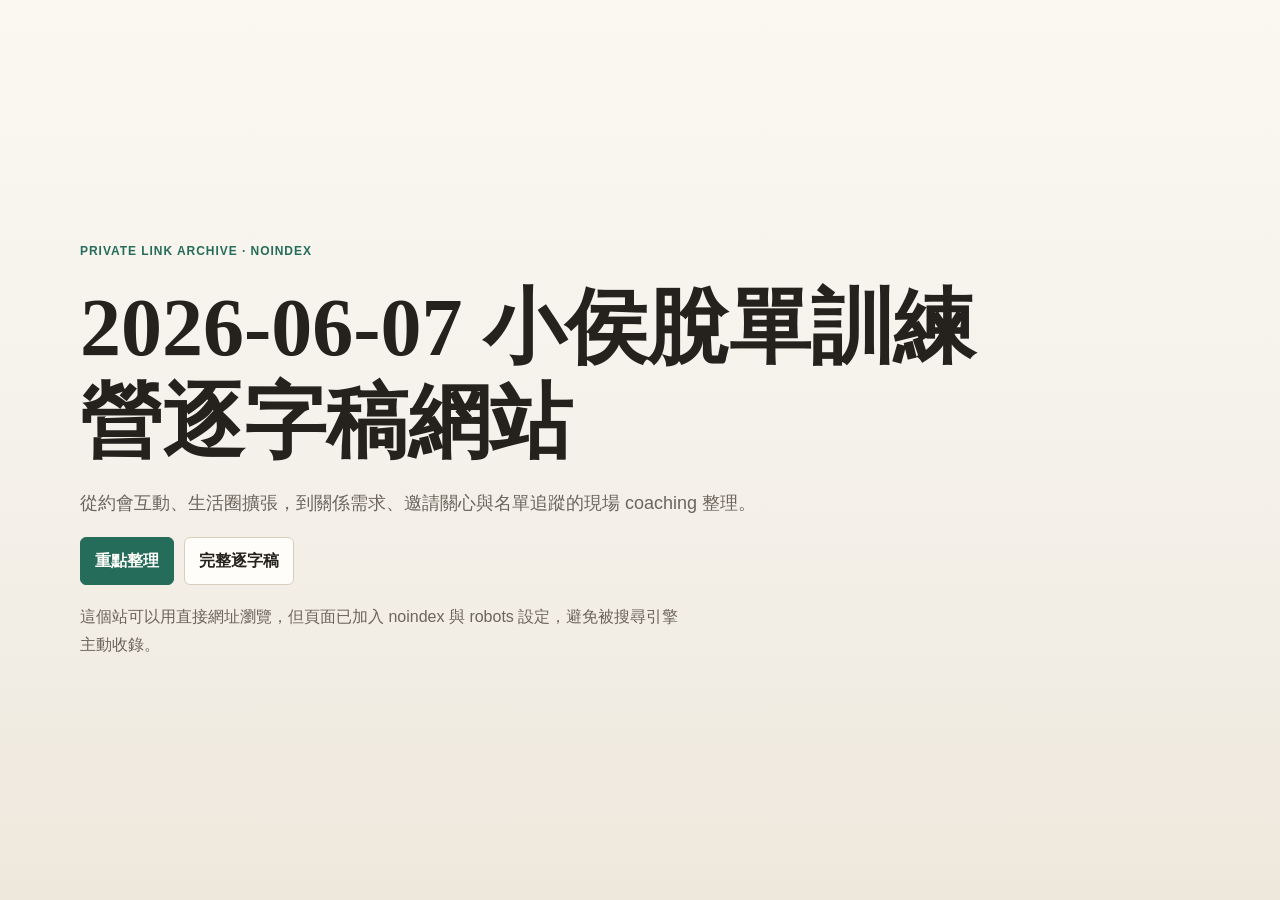
<file: index.html>
<!doctype html>
<html lang="zh-Hant">
<head>
  <meta charset="utf-8">
  <meta name="viewport" content="width=device-width, initial-scale=1">
  <meta name="robots" content="noindex,nofollow,noarchive">
  <title>2026-06-07 小侯脫單訓練營逐字稿網站</title>
  <meta name="description" content="小侯脫單訓練營整理版與完整逐字稿入口。">
  <link rel="stylesheet" href="styles.css">
</head>
<body>
  <main class="shell landing">
    <p class="eyebrow">Private link archive · noindex</p>
    <h1>2026-06-07 小侯脫單訓練營逐字稿網站</h1>
    <p class="lead">從約會互動、生活圈擴張，到關係需求、邀請關心與名單追蹤的現場 coaching 整理。</p>
    <div class="landing-actions">
      <a class="button primary" href="events/2026-06-07-dating-camp/">重點整理</a>
      <a class="button" href="transcripts/2026-06-07-dating-camp/">完整逐字稿</a>
    </div>
    <p class="privacy-note">這個站可以用直接網址瀏覽，但頁面已加入 noindex 與 robots 設定，避免被搜尋引擎主動收錄。</p>
  </main>
</body>
</html>
</file>
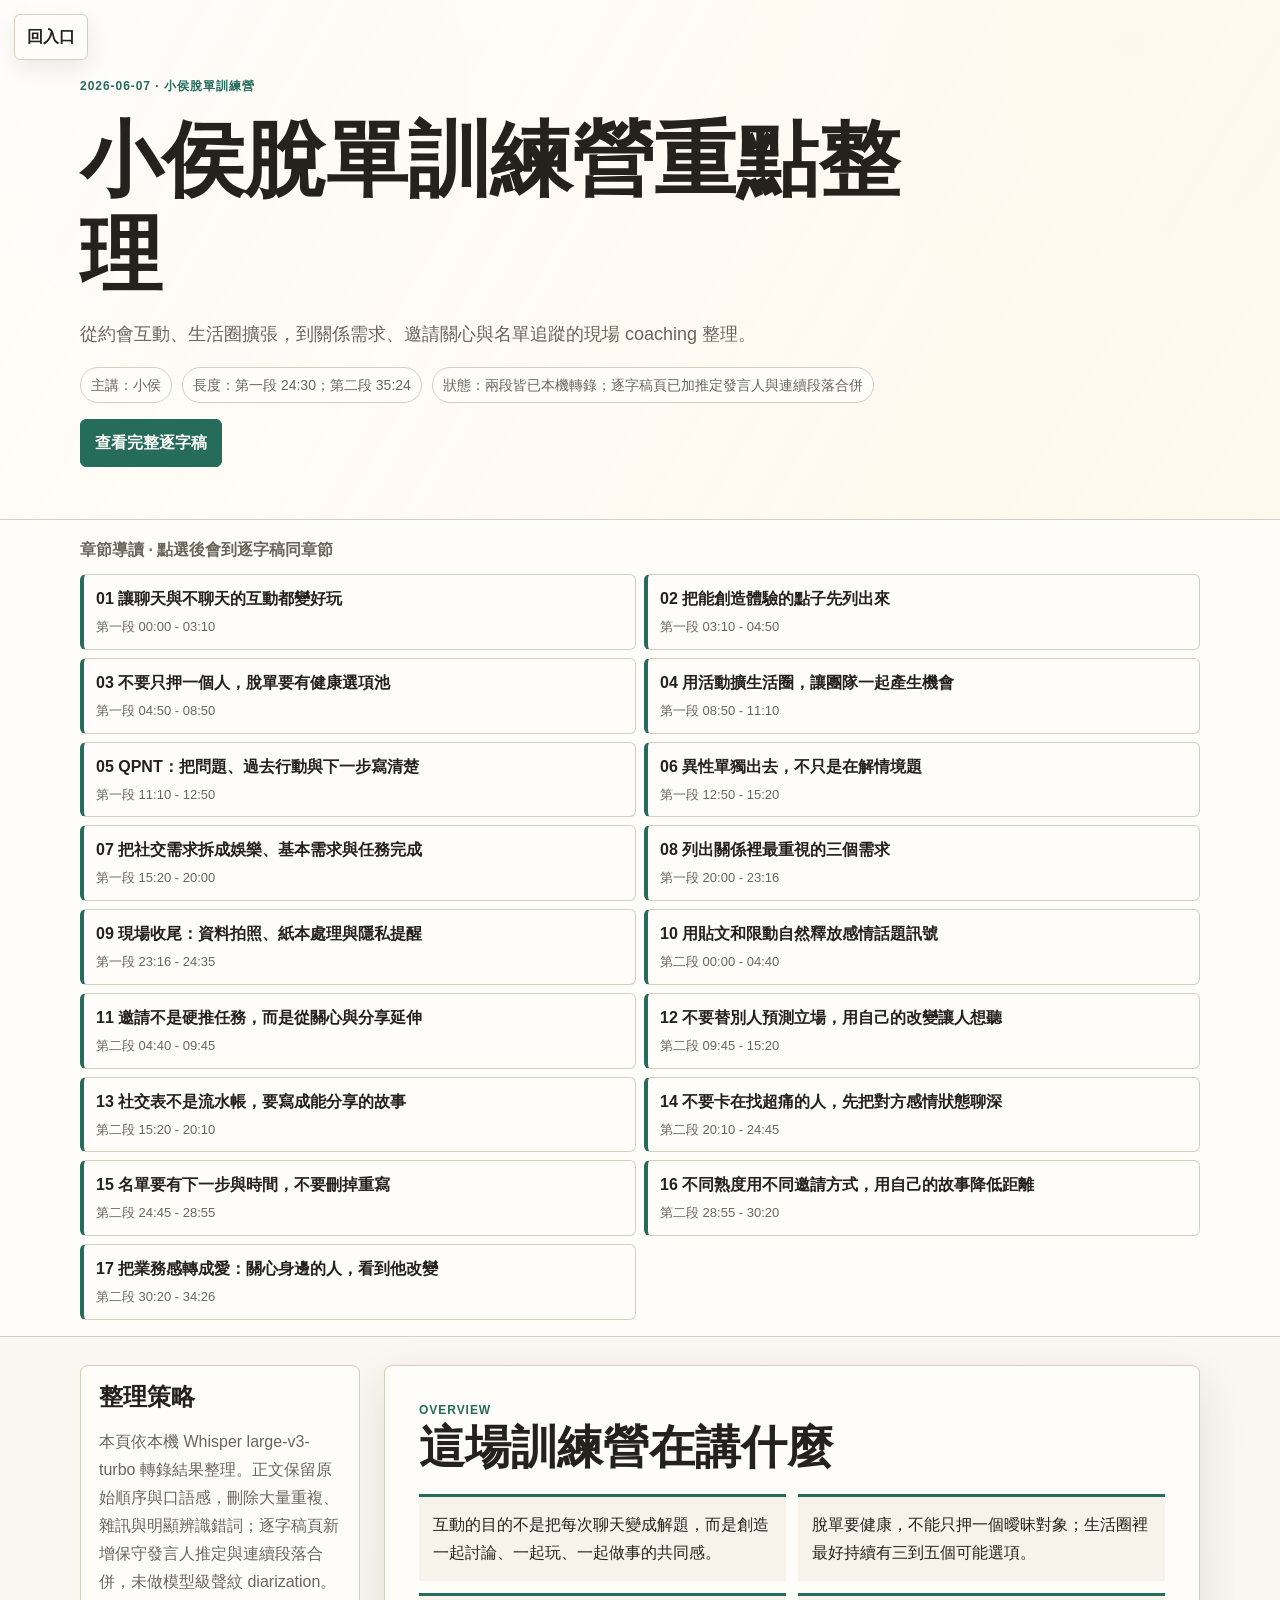
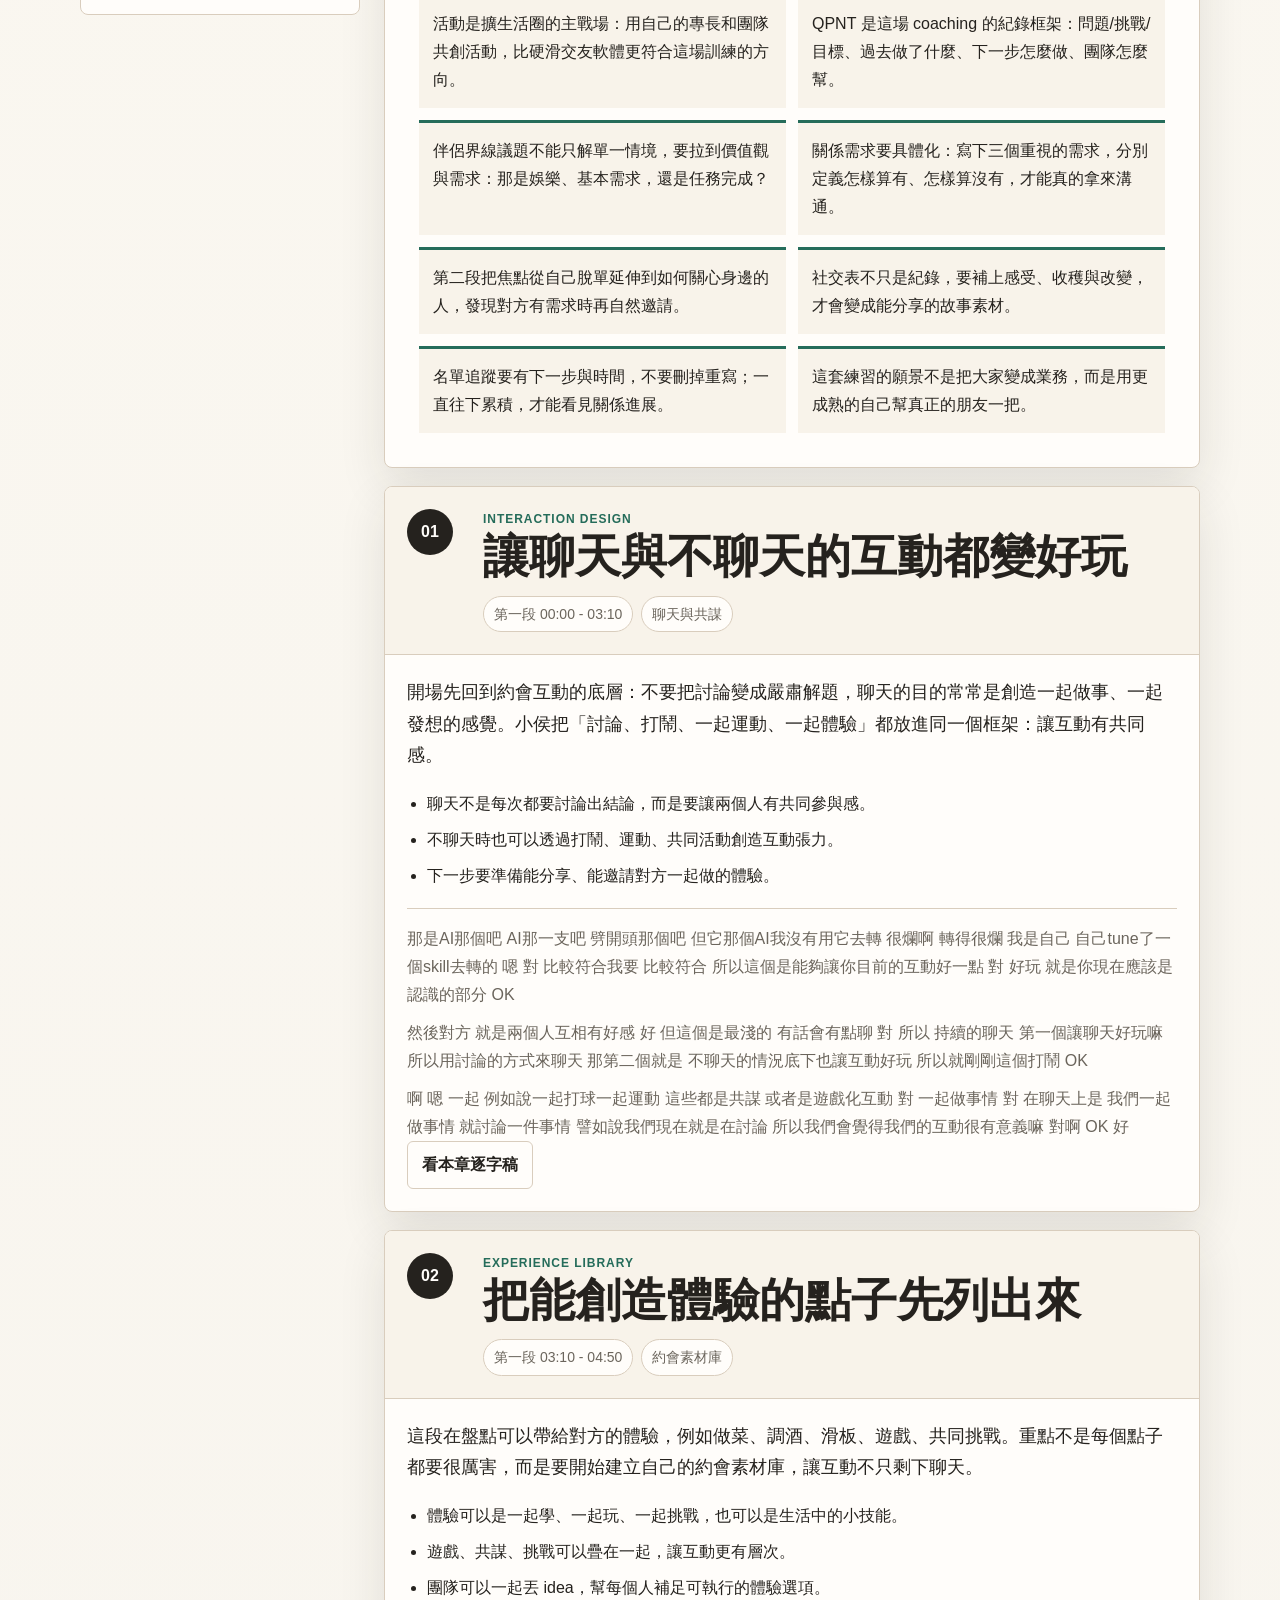
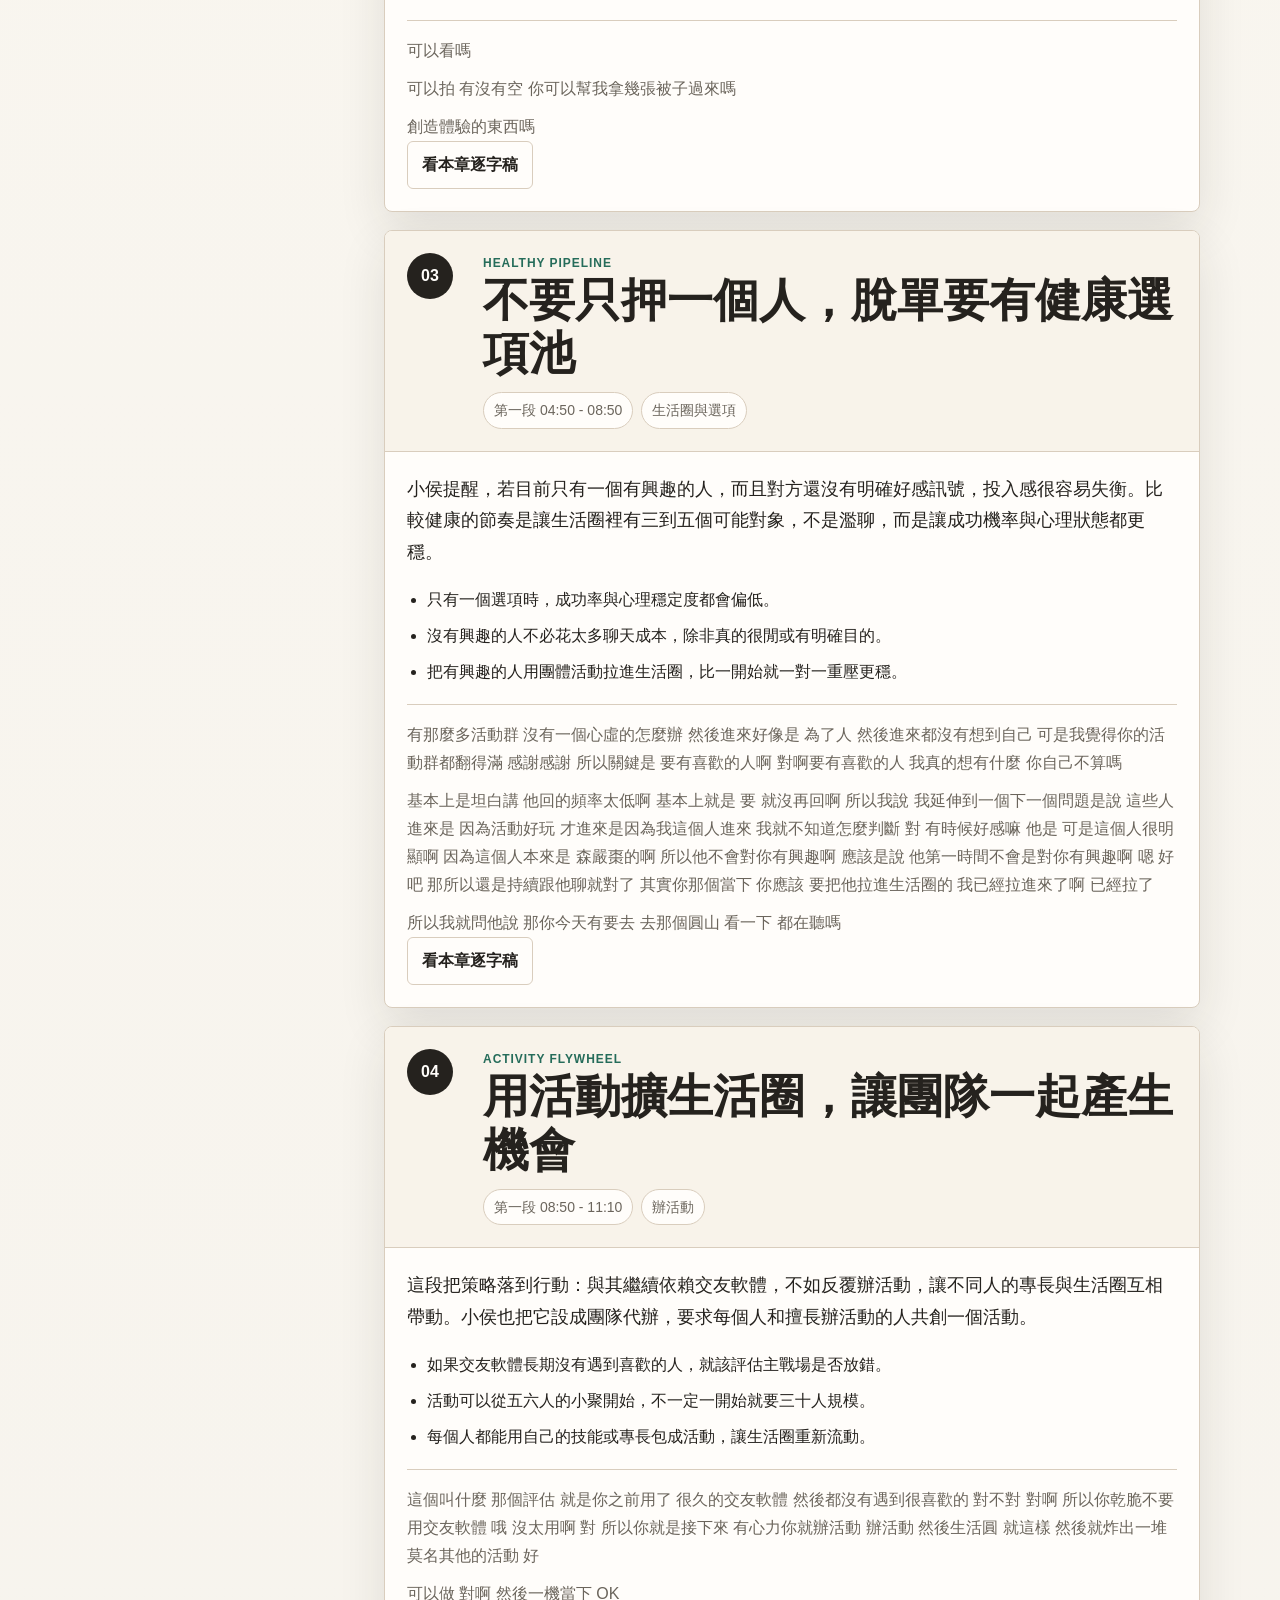
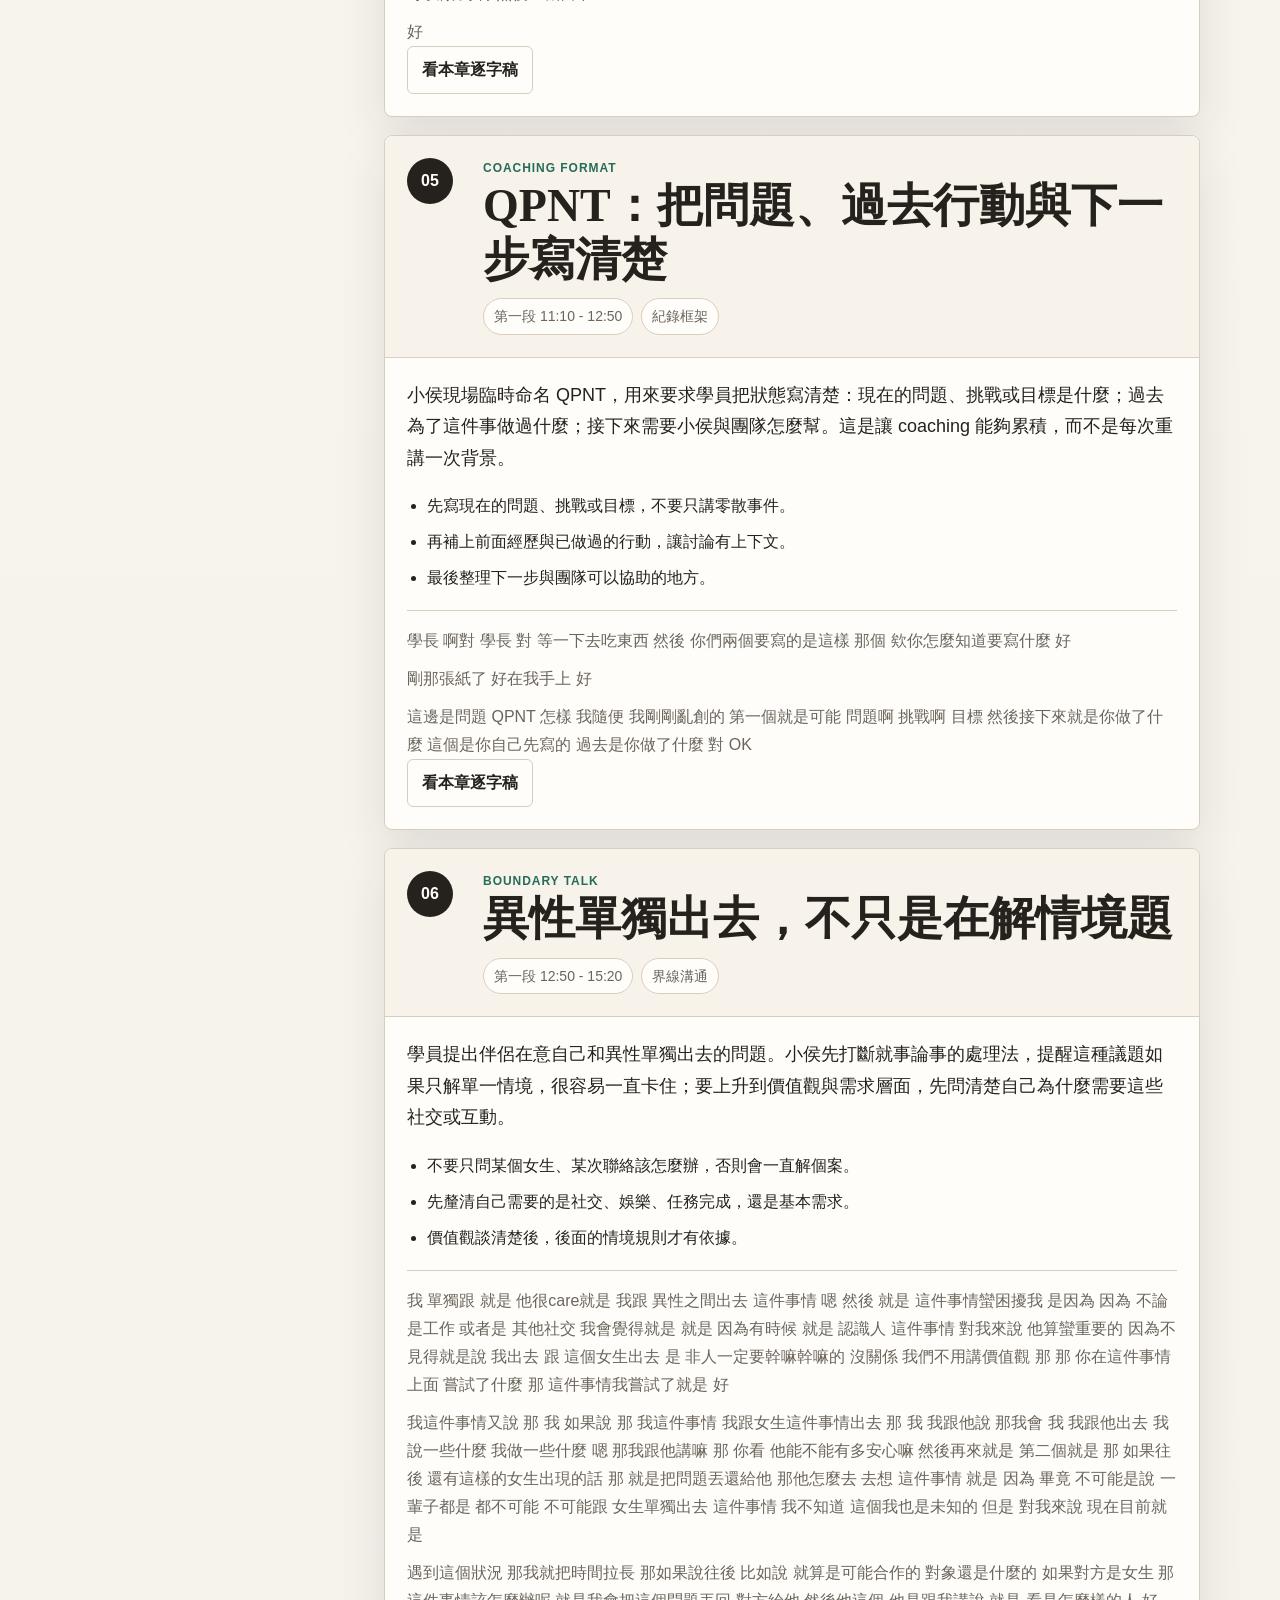
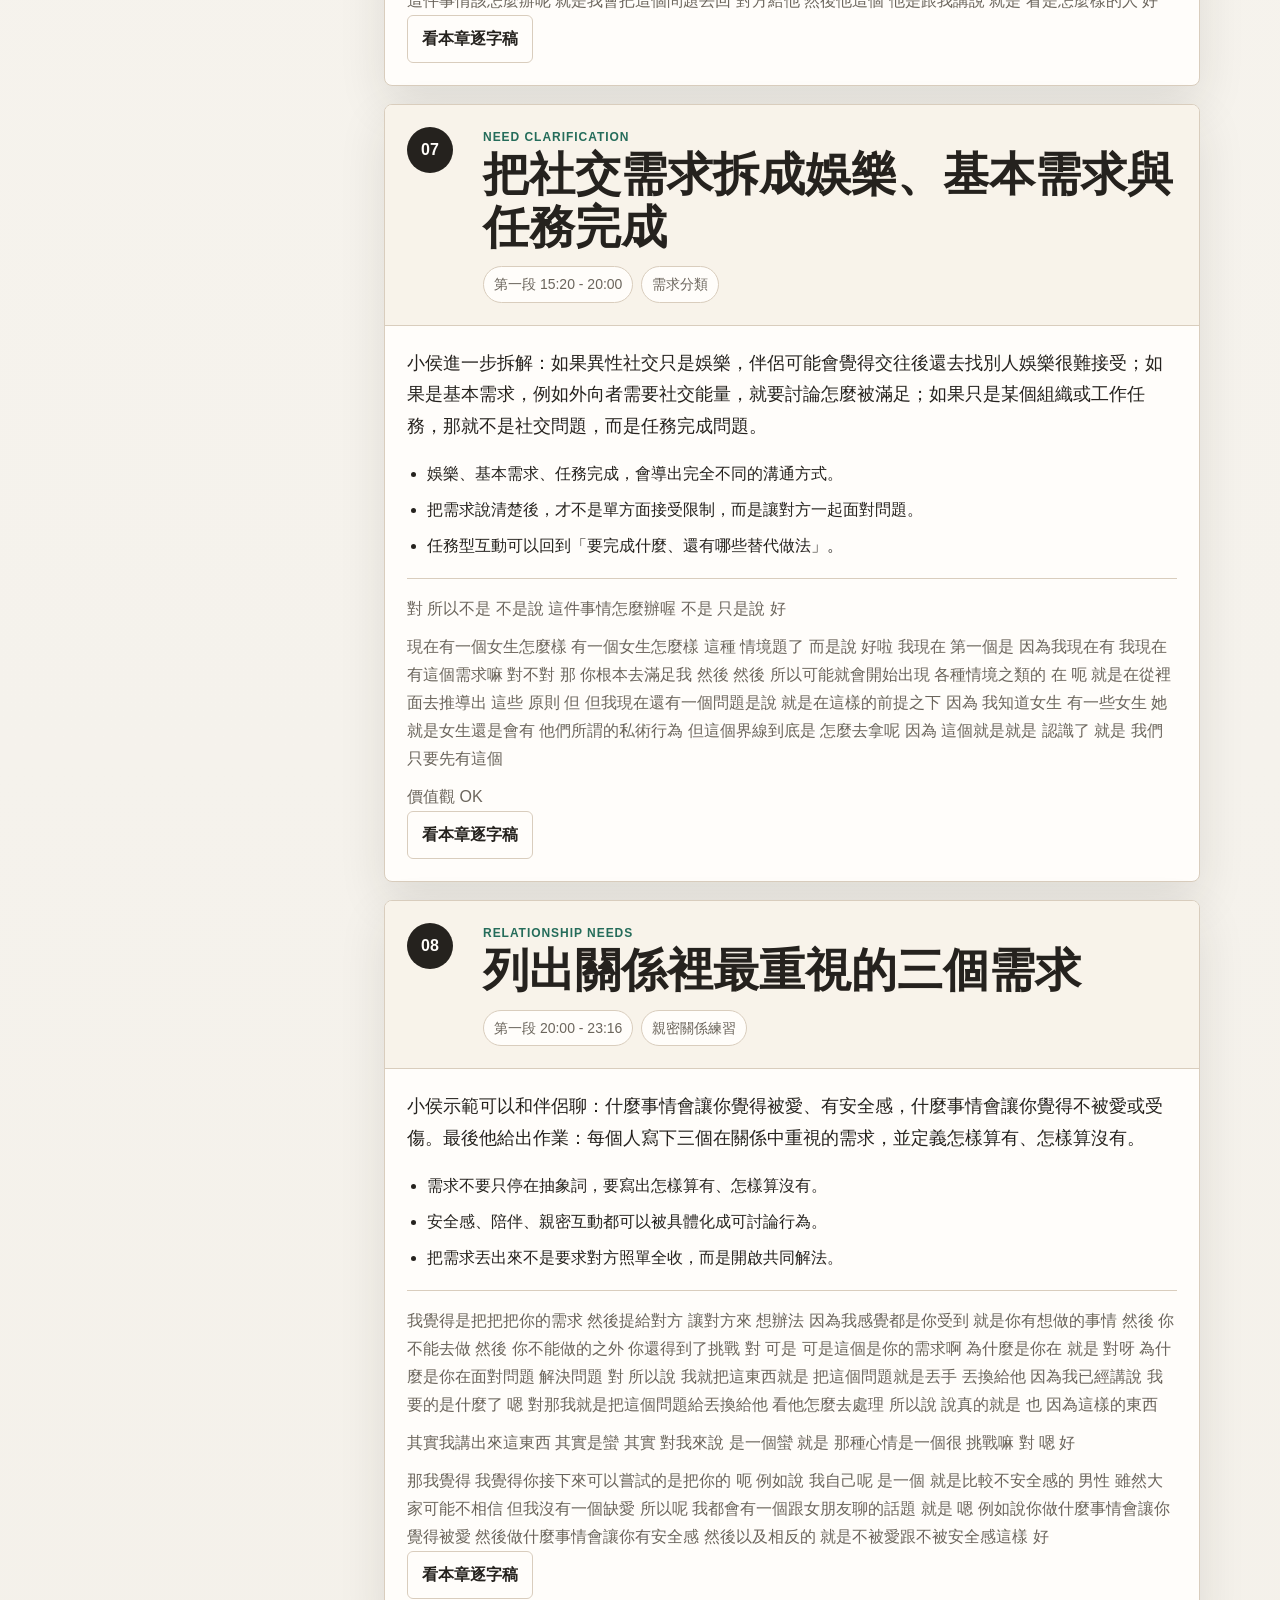
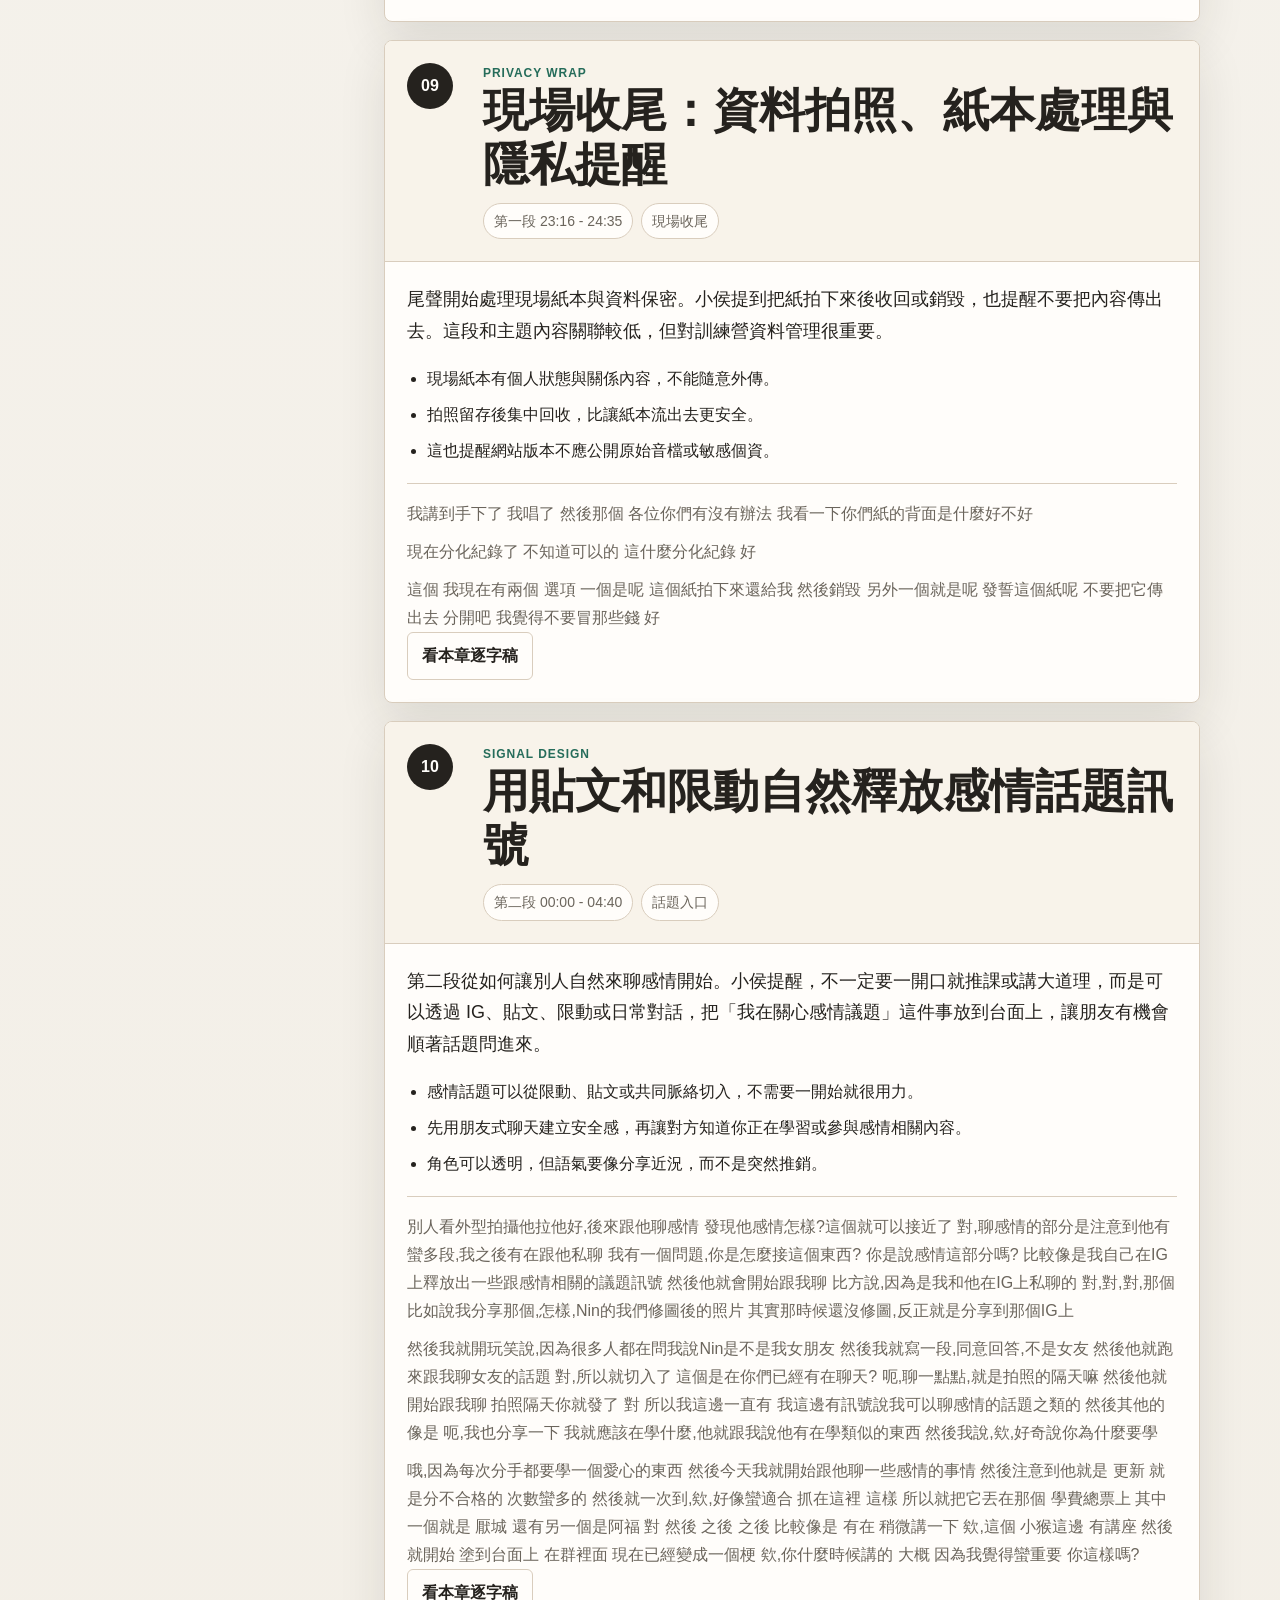
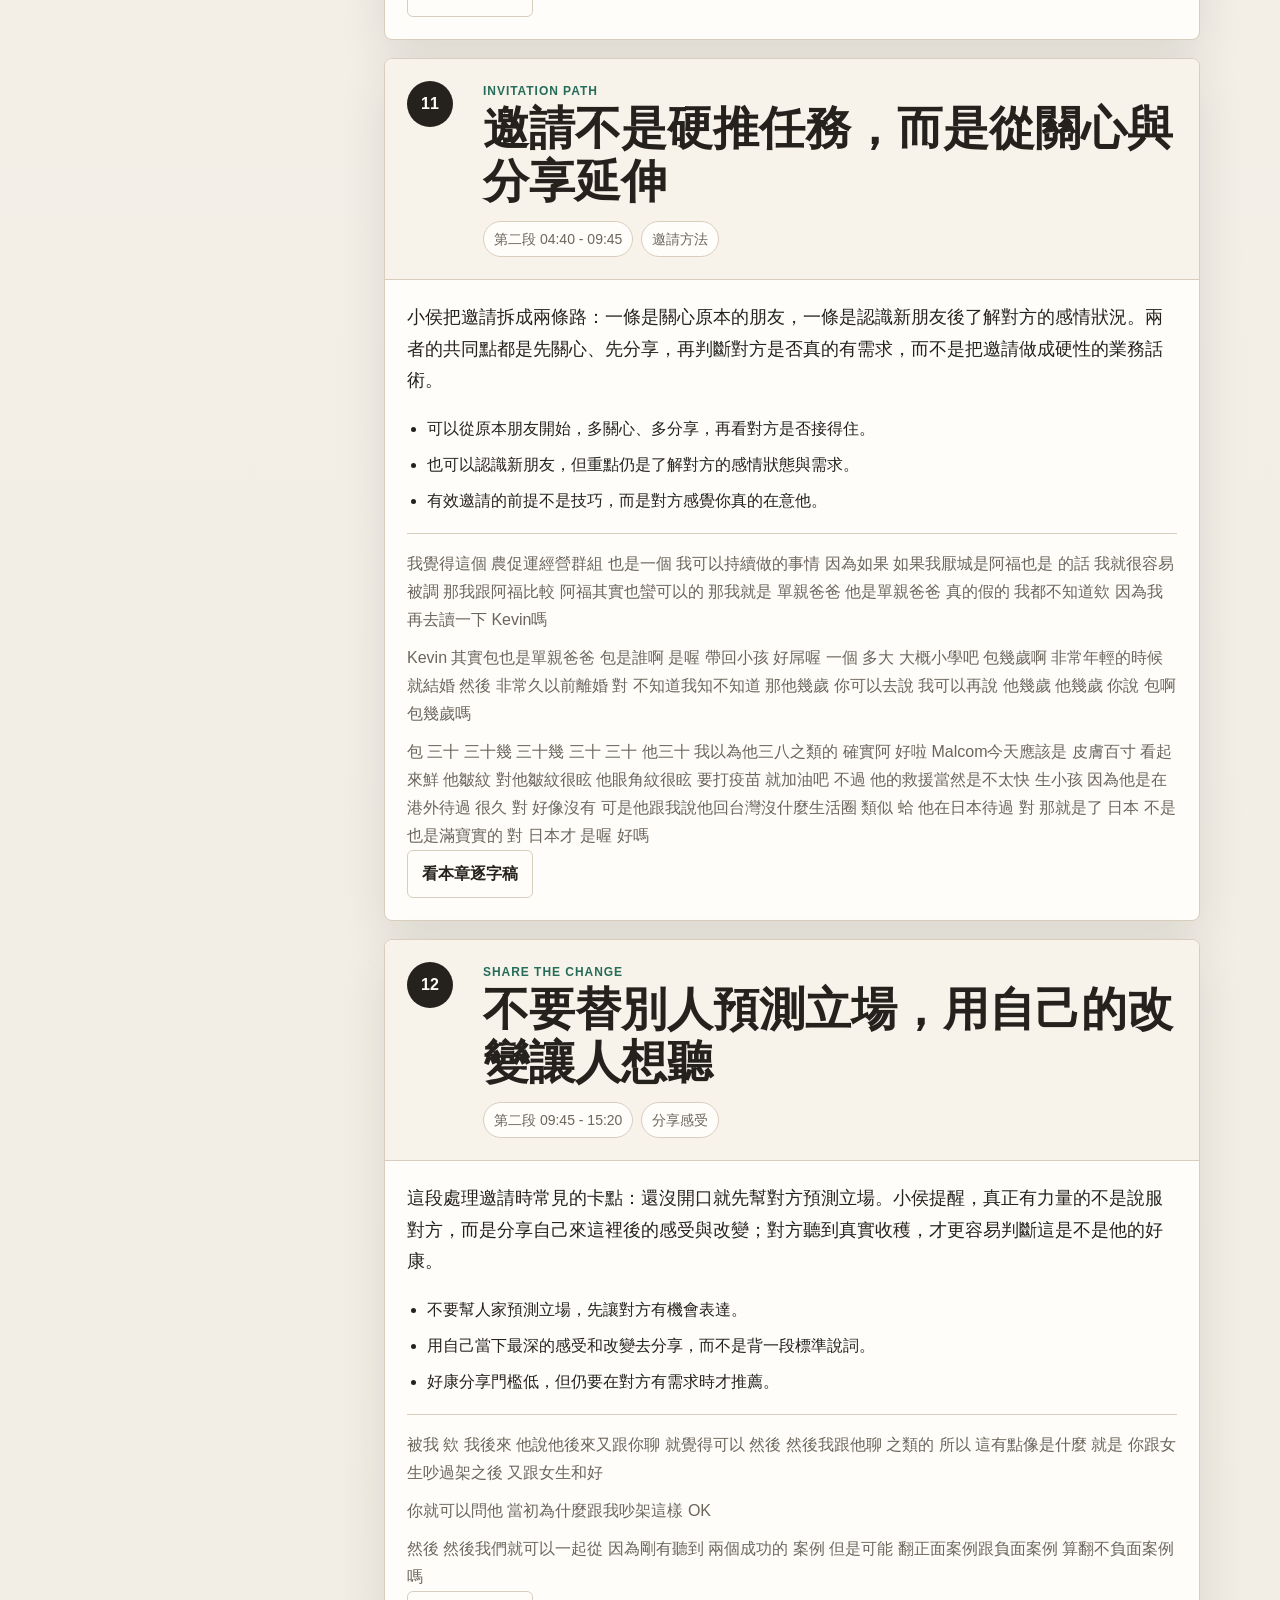
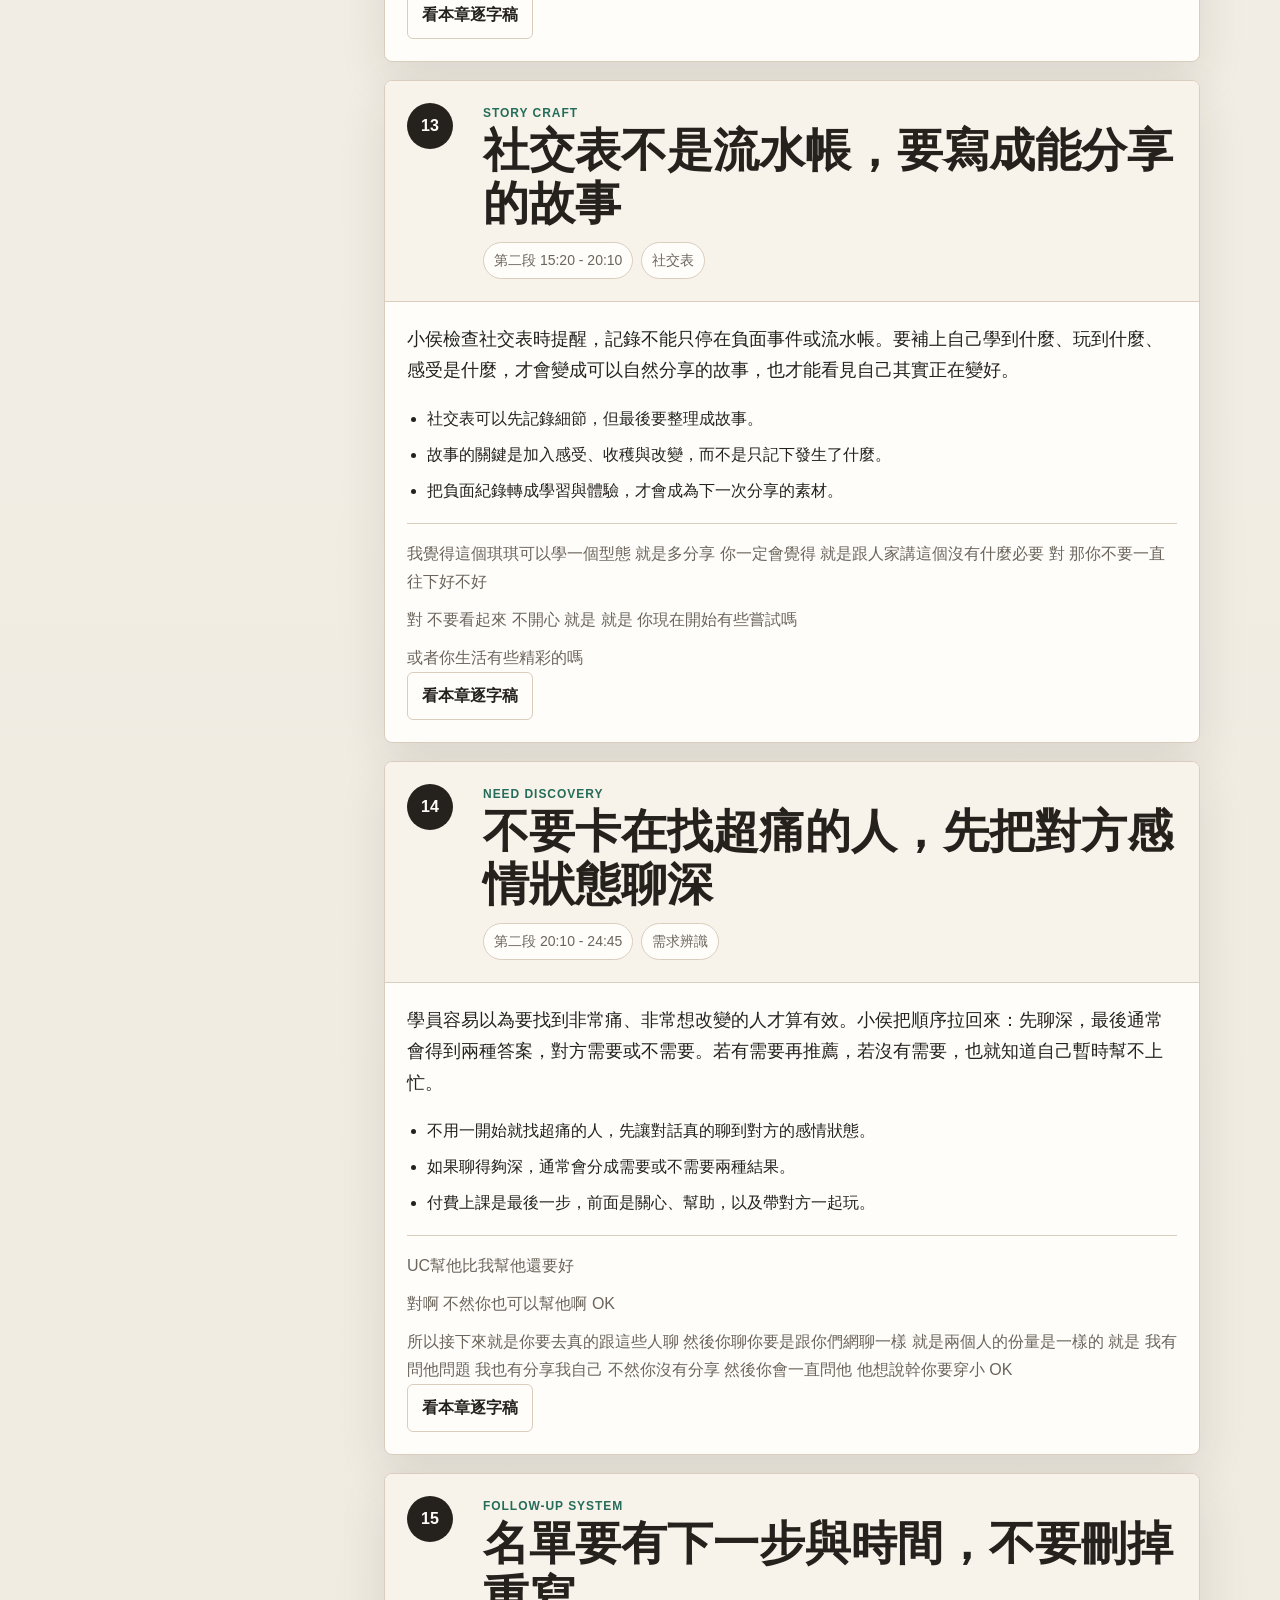
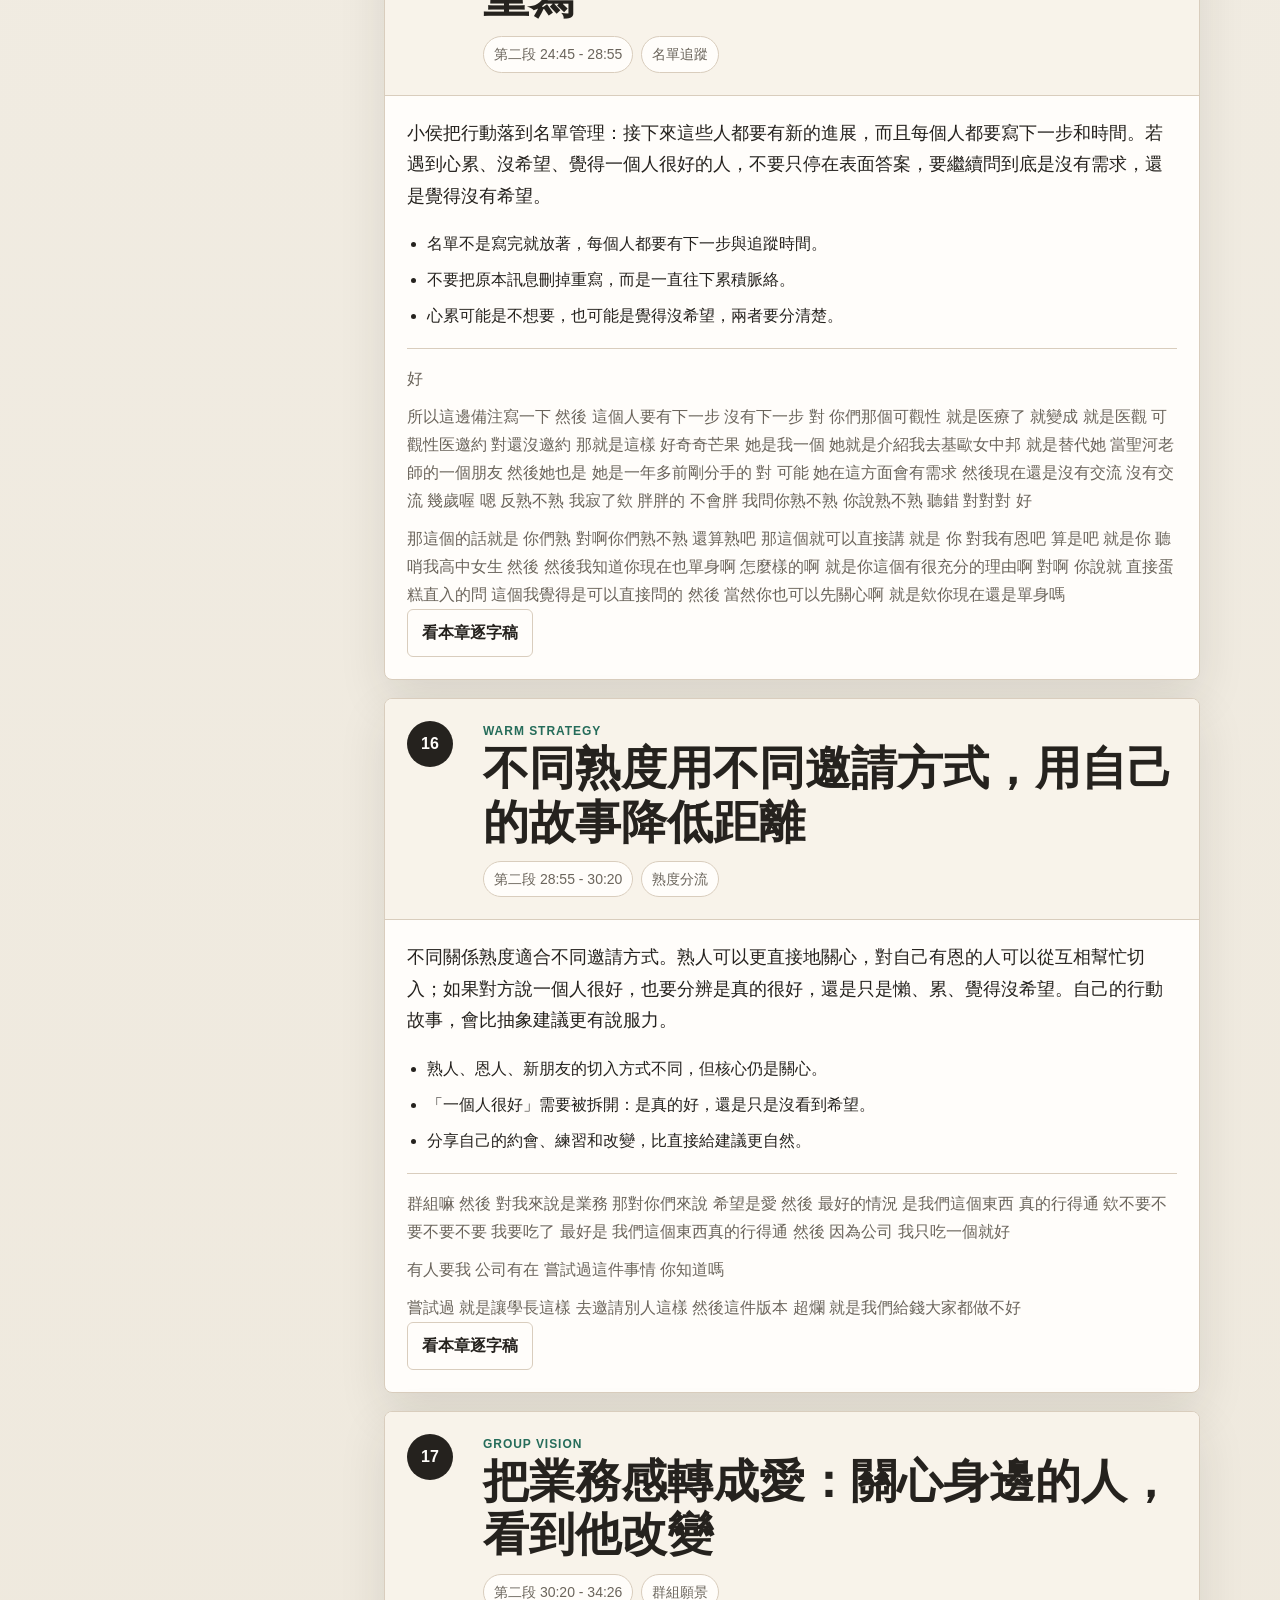
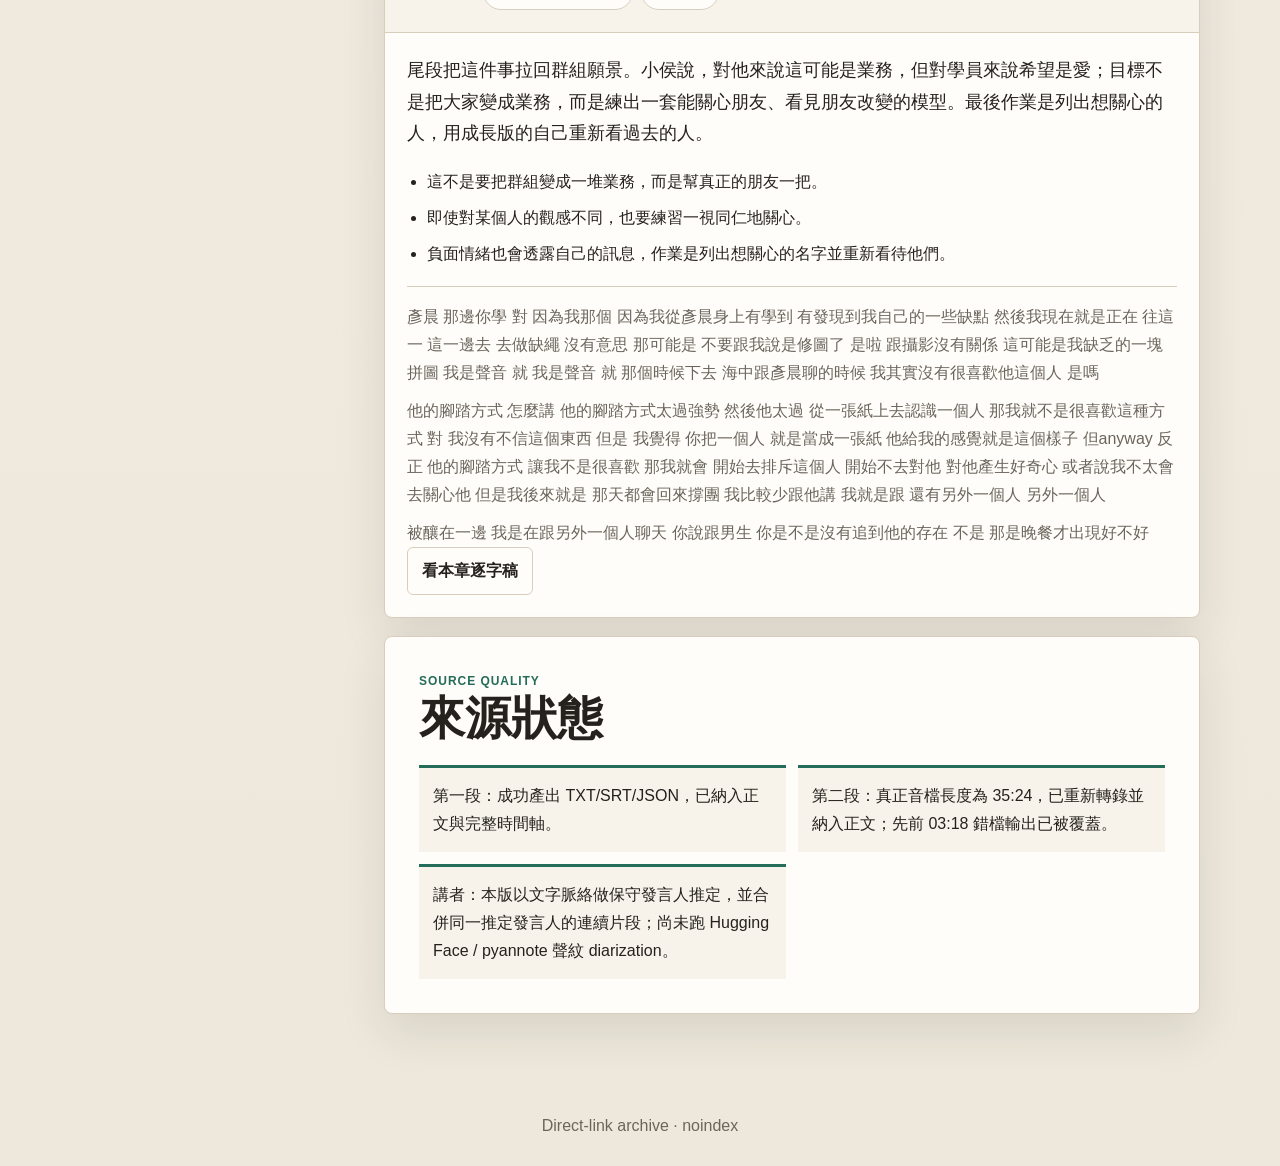
<file: events/2026-06-07-dating-camp/index.html>
<!doctype html>
<html lang="zh-Hant">
<head>
  <meta charset="utf-8">
  <meta name="viewport" content="width=device-width, initial-scale=1">
  <meta name="robots" content="noindex,nofollow,noarchive">
  <title>小侯脫單訓練營重點整理</title>
  <meta name="description" content="2026-06-07 小侯脫單訓練營重點整理。">
  <link rel="stylesheet" href="../../styles.css">
</head>
<body>
  <a class="home-button" href="../../">回入口</a>
  <header class="hero">
    <div class="shell hero-inner">
      <p class="eyebrow">2026-06-07 · 小侯脫單訓練營</p>
      <h1>小侯脫單訓練營重點整理</h1>
      <p class="lead">從約會互動、生活圈擴張，到關係需求、邀請關心與名單追蹤的現場 coaching 整理。</p>
      <div class="meta-grid">
        <span class="meta-chip">主講：小侯</span>
        <span class="meta-chip">長度：第一段 24:30；第二段 35:24</span>
        <span class="meta-chip">狀態：兩段皆已本機轉錄；逐字稿頁已加推定發言人與連續段落合併</span>
      </div>
      <div class="hero-actions">
        <a class="button primary" href="../../transcripts/2026-06-07-dating-camp/">查看完整逐字稿</a>
      </div>
    </div>
  </header>
  <nav class="toc-wrap" aria-label="章節導讀">
    <div class="shell">
      <p class="toc-title">章節導讀 · 點選後會到逐字稿同章節</p>
      <div class="toc-list"><a class="toc-link" href="../../transcripts/2026-06-07-dating-camp/#section-01"><strong>01 讓聊天與不聊天的互動都變好玩</strong><span>第一段 00:00 - 03:10</span></a>
<a class="toc-link" href="../../transcripts/2026-06-07-dating-camp/#section-02"><strong>02 把能創造體驗的點子先列出來</strong><span>第一段 03:10 - 04:50</span></a>
<a class="toc-link" href="../../transcripts/2026-06-07-dating-camp/#section-03"><strong>03 不要只押一個人，脫單要有健康選項池</strong><span>第一段 04:50 - 08:50</span></a>
<a class="toc-link" href="../../transcripts/2026-06-07-dating-camp/#section-04"><strong>04 用活動擴生活圈，讓團隊一起產生機會</strong><span>第一段 08:50 - 11:10</span></a>
<a class="toc-link" href="../../transcripts/2026-06-07-dating-camp/#section-05"><strong>05 QPNT：把問題、過去行動與下一步寫清楚</strong><span>第一段 11:10 - 12:50</span></a>
<a class="toc-link" href="../../transcripts/2026-06-07-dating-camp/#section-06"><strong>06 異性單獨出去，不只是在解情境題</strong><span>第一段 12:50 - 15:20</span></a>
<a class="toc-link" href="../../transcripts/2026-06-07-dating-camp/#section-07"><strong>07 把社交需求拆成娛樂、基本需求與任務完成</strong><span>第一段 15:20 - 20:00</span></a>
<a class="toc-link" href="../../transcripts/2026-06-07-dating-camp/#section-08"><strong>08 列出關係裡最重視的三個需求</strong><span>第一段 20:00 - 23:16</span></a>
<a class="toc-link" href="../../transcripts/2026-06-07-dating-camp/#section-09"><strong>09 現場收尾：資料拍照、紙本處理與隱私提醒</strong><span>第一段 23:16 - 24:35</span></a>
<a class="toc-link" href="../../transcripts/2026-06-07-dating-camp/#section-10"><strong>10 用貼文和限動自然釋放感情話題訊號</strong><span>第二段 00:00 - 04:40</span></a>
<a class="toc-link" href="../../transcripts/2026-06-07-dating-camp/#section-11"><strong>11 邀請不是硬推任務，而是從關心與分享延伸</strong><span>第二段 04:40 - 09:45</span></a>
<a class="toc-link" href="../../transcripts/2026-06-07-dating-camp/#section-12"><strong>12 不要替別人預測立場，用自己的改變讓人想聽</strong><span>第二段 09:45 - 15:20</span></a>
<a class="toc-link" href="../../transcripts/2026-06-07-dating-camp/#section-13"><strong>13 社交表不是流水帳，要寫成能分享的故事</strong><span>第二段 15:20 - 20:10</span></a>
<a class="toc-link" href="../../transcripts/2026-06-07-dating-camp/#section-14"><strong>14 不要卡在找超痛的人，先把對方感情狀態聊深</strong><span>第二段 20:10 - 24:45</span></a>
<a class="toc-link" href="../../transcripts/2026-06-07-dating-camp/#section-15"><strong>15 名單要有下一步與時間，不要刪掉重寫</strong><span>第二段 24:45 - 28:55</span></a>
<a class="toc-link" href="../../transcripts/2026-06-07-dating-camp/#section-16"><strong>16 不同熟度用不同邀請方式，用自己的故事降低距離</strong><span>第二段 28:55 - 30:20</span></a>
<a class="toc-link" href="../../transcripts/2026-06-07-dating-camp/#section-17"><strong>17 把業務感轉成愛：關心身邊的人，看到他改變</strong><span>第二段 30:20 - 34:26</span></a></div>
    </div>
  </nav>
  <main class="shell page-grid">
    <aside class="side-note">
      <h2>整理策略</h2>
      <p>本頁依本機 Whisper large-v3-turbo 轉錄結果整理。正文保留原始順序與口語感，刪除大量重複、雜訊與明顯辨識錯詞；逐字稿頁新增保守發言人推定與連續段落合併，未做模型級聲紋 diarization。</p>
    </aside>
    <section class="content-flow">
      <section class="panel">
        <p class="eyebrow">Overview</p>
        <h2>這場訓練營在講什麼</h2>
        <ul class="summary-list"><li>互動的目的不是把每次聊天變成解題，而是創造一起討論、一起玩、一起做事的共同感。</li>
<li>脫單要健康，不能只押一個曖昧對象；生活圈裡最好持續有三到五個可能選項。</li>
<li>活動是擴生活圈的主戰場：用自己的專長和團隊共創活動，比硬滑交友軟體更符合這場訓練的方向。</li>
<li>QPNT 是這場 coaching 的紀錄框架：問題/挑戰/目標、過去做了什麼、下一步怎麼做、團隊怎麼幫。</li>
<li>伴侶界線議題不能只解單一情境，要拉到價值觀與需求：那是娛樂、基本需求，還是任務完成？</li>
<li>關係需求要具體化：寫下三個重視的需求，分別定義怎樣算有、怎樣算沒有，才能真的拿來溝通。</li>
<li>第二段把焦點從自己脫單延伸到如何關心身邊的人，發現對方有需求時再自然邀請。</li>
<li>社交表不只是紀錄，要補上感受、收穫與改變，才會變成能分享的故事素材。</li>
<li>名單追蹤要有下一步與時間，不要刪掉重寫；一直往下累積，才能看見關係進展。</li>
<li>這套練習的願景不是把大家變成業務，而是用更成熟的自己幫真正的朋友一把。</li></ul>
      </section>
      <article class="chapter" id="section-01">
  <header class="chapter-head">
    <div class="chapter-index">01</div>
    <div>
      <p class="eyebrow">Interaction Design</p>
      <h2>讓聊天與不聊天的互動都變好玩</h2>
      <div class="chapter-meta">
        <span class="badge">第一段 00:00 - 03:10</span>
        <span class="badge">聊天與共謀</span>
      </div>
    </div>
  </header>
  <div class="chapter-body">
    <p class="chapter-summary">開場先回到約會互動的底層：不要把討論變成嚴肅解題，聊天的目的常常是創造一起做事、一起發想的感覺。小侯把「討論、打鬧、一起運動、一起體驗」都放進同一個框架：讓互動有共同感。</p>
    <ul class="highlight-list"><li>聊天不是每次都要討論出結論，而是要讓兩個人有共同參與感。</li>
<li>不聊天時也可以透過打鬧、運動、共同活動創造互動張力。</li>
<li>下一步要準備能分享、能邀請對方一起做的體驗。</li></ul>
    <div class="paragraphs"><p>那是AI那個吧 AI那一支吧 劈開頭那個吧 但它那個AI我沒有用它去轉 很爛啊 轉得很爛 我是自己 自己tune了一個skill去轉的 嗯 對 比較符合我要 比較符合 所以這個是能夠讓你目前的互動好一點 對 好玩 就是你現在應該是認識的部分 OK</p>
<p>然後對方 就是兩個人互相有好感 好 但這個是最淺的 有話會有點聊 對 所以 持續的聊天 第一個讓聊天好玩嘛 所以用討論的方式來聊天 那第二個就是 不聊天的情況底下也讓互動好玩 所以就剛剛這個打鬧 OK</p>
<p>啊 嗯 一起 例如說一起打球一起運動 這些都是共謀 或者是遊戲化互動 對 一起做事情 對 在聊天上是 我們一起做事情 就討論一件事情 譬如說我們現在就是在討論 所以我們會覺得我們的互動很有意義嘛 對啊 OK 好</p></div>
    <div class="chapter-actions">
      <a class="button" href="../../transcripts/2026-06-07-dating-camp/#section-01">看本章逐字稿</a>
    </div>
  </div>
</article><article class="chapter" id="section-02">
  <header class="chapter-head">
    <div class="chapter-index">02</div>
    <div>
      <p class="eyebrow">Experience Library</p>
      <h2>把能創造體驗的點子先列出來</h2>
      <div class="chapter-meta">
        <span class="badge">第一段 03:10 - 04:50</span>
        <span class="badge">約會素材庫</span>
      </div>
    </div>
  </header>
  <div class="chapter-body">
    <p class="chapter-summary">這段在盤點可以帶給對方的體驗，例如做菜、調酒、滑板、遊戲、共同挑戰。重點不是每個點子都要很厲害，而是要開始建立自己的約會素材庫，讓互動不只剩下聊天。</p>
    <ul class="highlight-list"><li>體驗可以是一起學、一起玩、一起挑戰，也可以是生活中的小技能。</li>
<li>遊戲、共謀、挑戰可以疊在一起，讓互動更有層次。</li>
<li>團隊可以一起丟 idea，幫每個人補足可執行的體驗選項。</li></ul>
    <div class="paragraphs"><p>可以看嗎</p>
<p>可以拍 有沒有空 你可以幫我拿幾張被子過來嗎</p>
<p>創造體驗的東西嗎</p></div>
    <div class="chapter-actions">
      <a class="button" href="../../transcripts/2026-06-07-dating-camp/#section-02">看本章逐字稿</a>
    </div>
  </div>
</article><article class="chapter" id="section-03">
  <header class="chapter-head">
    <div class="chapter-index">03</div>
    <div>
      <p class="eyebrow">Healthy Pipeline</p>
      <h2>不要只押一個人，脫單要有健康選項池</h2>
      <div class="chapter-meta">
        <span class="badge">第一段 04:50 - 08:50</span>
        <span class="badge">生活圈與選項</span>
      </div>
    </div>
  </header>
  <div class="chapter-body">
    <p class="chapter-summary">小侯提醒，若目前只有一個有興趣的人，而且對方還沒有明確好感訊號，投入感很容易失衡。比較健康的節奏是讓生活圈裡有三到五個可能對象，不是濫聊，而是讓成功機率與心理狀態都更穩。</p>
    <ul class="highlight-list"><li>只有一個選項時，成功率與心理穩定度都會偏低。</li>
<li>沒有興趣的人不必花太多聊天成本，除非真的很閒或有明確目的。</li>
<li>把有興趣的人用團體活動拉進生活圈，比一開始就一對一重壓更穩。</li></ul>
    <div class="paragraphs"><p>有那麼多活動群 沒有一個心虛的怎麼辦 然後進來好像是 為了人 然後進來都沒有想到自己 可是我覺得你的活動群都翻得滿 感謝感謝 所以關鍵是 要有喜歡的人啊 對啊要有喜歡的人 我真的想有什麼 你自己不算嗎</p>
<p>基本上是坦白講 他回的頻率太低啊 基本上就是 要 就沒再回啊 所以我說 我延伸到一個下一個問題是說 這些人進來是 因為活動好玩 才進來是因為我這個人進來 我就不知道怎麼判斷 對 有時候好感嘛 他是 可是這個人很明顯啊 因為這個人本來是 森嚴棗的啊 所以他不會對你有興趣啊 應該是說 他第一時間不會是對你有興趣啊 嗯 好吧 那所以還是持續跟他聊就對了 其實你那個當下 你應該 要把他拉進生活圈的 我已經拉進來了啊 已經拉了</p>
<p>所以我就問他說 那你今天有要去 去那個圓山 看一下 都在聽嗎</p></div>
    <div class="chapter-actions">
      <a class="button" href="../../transcripts/2026-06-07-dating-camp/#section-03">看本章逐字稿</a>
    </div>
  </div>
</article><article class="chapter" id="section-04">
  <header class="chapter-head">
    <div class="chapter-index">04</div>
    <div>
      <p class="eyebrow">Activity Flywheel</p>
      <h2>用活動擴生活圈，讓團隊一起產生機會</h2>
      <div class="chapter-meta">
        <span class="badge">第一段 08:50 - 11:10</span>
        <span class="badge">辦活動</span>
      </div>
    </div>
  </header>
  <div class="chapter-body">
    <p class="chapter-summary">這段把策略落到行動：與其繼續依賴交友軟體，不如反覆辦活動，讓不同人的專長與生活圈互相帶動。小侯也把它設成團隊代辦，要求每個人和擅長辦活動的人共創一個活動。</p>
    <ul class="highlight-list"><li>如果交友軟體長期沒有遇到喜歡的人，就該評估主戰場是否放錯。</li>
<li>活動可以從五六人的小聚開始，不一定一開始就要三十人規模。</li>
<li>每個人都能用自己的技能或專長包成活動，讓生活圈重新流動。</li></ul>
    <div class="paragraphs"><p>這個叫什麼 那個評估 就是你之前用了 很久的交友軟體 然後都沒有遇到很喜歡的 對不對 對啊 所以你乾脆不要用交友軟體 哦 沒太用啊 對 所以你就是接下來 有心力你就辦活動 辦活動 然後生活圓 就這樣 然後就炸出一堆 莫名其他的活動 好</p>
<p>可以做 對啊 然後一機當下 OK</p>
<p>好</p></div>
    <div class="chapter-actions">
      <a class="button" href="../../transcripts/2026-06-07-dating-camp/#section-04">看本章逐字稿</a>
    </div>
  </div>
</article><article class="chapter" id="section-05">
  <header class="chapter-head">
    <div class="chapter-index">05</div>
    <div>
      <p class="eyebrow">Coaching Format</p>
      <h2>QPNT：把問題、過去行動與下一步寫清楚</h2>
      <div class="chapter-meta">
        <span class="badge">第一段 11:10 - 12:50</span>
        <span class="badge">紀錄框架</span>
      </div>
    </div>
  </header>
  <div class="chapter-body">
    <p class="chapter-summary">小侯現場臨時命名 QPNT，用來要求學員把狀態寫清楚：現在的問題、挑戰或目標是什麼；過去為了這件事做過什麼；接下來需要小侯與團隊怎麼幫。這是讓 coaching 能夠累積，而不是每次重講一次背景。</p>
    <ul class="highlight-list"><li>先寫現在的問題、挑戰或目標，不要只講零散事件。</li>
<li>再補上前面經歷與已做過的行動，讓討論有上下文。</li>
<li>最後整理下一步與團隊可以協助的地方。</li></ul>
    <div class="paragraphs"><p>學長 啊對 學長 對 等一下去吃東西 然後 你們兩個要寫的是這樣 那個 欸你怎麼知道要寫什麼 好</p>
<p>剛那張紙了 好在我手上 好</p>
<p>這邊是問題 QPNT 怎樣 我隨便 我剛剛亂創的 第一個就是可能 問題啊 挑戰啊 目標 然後接下來就是你做了什麼 這個是你自己先寫的 過去是你做了什麼 對 OK</p></div>
    <div class="chapter-actions">
      <a class="button" href="../../transcripts/2026-06-07-dating-camp/#section-05">看本章逐字稿</a>
    </div>
  </div>
</article><article class="chapter" id="section-06">
  <header class="chapter-head">
    <div class="chapter-index">06</div>
    <div>
      <p class="eyebrow">Boundary Talk</p>
      <h2>異性單獨出去，不只是在解情境題</h2>
      <div class="chapter-meta">
        <span class="badge">第一段 12:50 - 15:20</span>
        <span class="badge">界線溝通</span>
      </div>
    </div>
  </header>
  <div class="chapter-body">
    <p class="chapter-summary">學員提出伴侶在意自己和異性單獨出去的問題。小侯先打斷就事論事的處理法，提醒這種議題如果只解單一情境，很容易一直卡住；要上升到價值觀與需求層面，先問清楚自己為什麼需要這些社交或互動。</p>
    <ul class="highlight-list"><li>不要只問某個女生、某次聯絡該怎麼辦，否則會一直解個案。</li>
<li>先釐清自己需要的是社交、娛樂、任務完成，還是基本需求。</li>
<li>價值觀談清楚後，後面的情境規則才有依據。</li></ul>
    <div class="paragraphs"><p>我 單獨跟 就是 他很care就是 我跟 異性之間出去 這件事情 嗯 然後 就是 這件事情蠻困擾我 是因為 因為 不論是工作 或者是 其他社交 我會覺得就是 就是 因為有時候 就是 認識人 這件事情 對我來說 他算蠻重要的 因為不見得就是說 我出去 跟 這個女生出去 是 非人一定要幹嘛幹嘛的 沒關係 我們不用講價值觀 那 那 你在這件事情上面 嘗試了什麼 那 這件事情我嘗試了就是 好</p>
<p>我這件事情又說 那 我 如果說 那 我這件事情 我跟女生這件事情出去 那 我 我跟他說 那我會 我 我跟他出去 我說一些什麼 我做一些什麼 嗯 那我跟他講嘛 那 你看 他能不能有多安心嘛 然後再來就是 第二個就是 那 如果往後 還有這樣的女生出現的話 那 就是把問題丟還給他 那他怎麼去 去想 這件事情 就是 因為 畢竟 不可能是說 一輩子都是 都不可能 不可能跟 女生單獨出去 這件事情 我不知道 這個我也是未知的 但是 對我來說 現在目前就是</p>
<p>遇到這個狀況 那我就把時間拉長 那如果說往後 比如說 就算是可能合作的 對象還是什麼的 如果對方是女生 那 這件事情該怎麼辦呢 就是我會把這個問題丟回 對方給他 然後他這個 他是跟我講說 就是 看是怎麼樣的人 好</p></div>
    <div class="chapter-actions">
      <a class="button" href="../../transcripts/2026-06-07-dating-camp/#section-06">看本章逐字稿</a>
    </div>
  </div>
</article><article class="chapter" id="section-07">
  <header class="chapter-head">
    <div class="chapter-index">07</div>
    <div>
      <p class="eyebrow">Need Clarification</p>
      <h2>把社交需求拆成娛樂、基本需求與任務完成</h2>
      <div class="chapter-meta">
        <span class="badge">第一段 15:20 - 20:00</span>
        <span class="badge">需求分類</span>
      </div>
    </div>
  </header>
  <div class="chapter-body">
    <p class="chapter-summary">小侯進一步拆解：如果異性社交只是娛樂，伴侶可能會覺得交往後還去找別人娛樂很難接受；如果是基本需求，例如外向者需要社交能量，就要討論怎麼被滿足；如果只是某個組織或工作任務，那就不是社交問題，而是任務完成問題。</p>
    <ul class="highlight-list"><li>娛樂、基本需求、任務完成，會導出完全不同的溝通方式。</li>
<li>把需求說清楚後，才不是單方面接受限制，而是讓對方一起面對問題。</li>
<li>任務型互動可以回到「要完成什麼、還有哪些替代做法」。</li></ul>
    <div class="paragraphs"><p>對 所以不是 不是說 這件事情怎麼辦喔 不是 只是說 好</p>
<p>現在有一個女生怎麼樣 有一個女生怎麼樣 這種 情境題了 而是說 好啦 我現在 第一個是 因為我現在有 我現在有這個需求嘛 對不對 那 你根本去滿足我 然後 然後 所以可能就會開始出現 各種情境之類的 在 呃 就是在從裡面去推導出 這些 原則 但 但我現在還有一個問題是說 就是在這樣的前提之下 因為 我知道女生 有一些女生 她 就是女生還是會有 他們所謂的私術行為 但這個界線到底是 怎麼去拿呢 因為 這個就是就是 認識了 就是 我們只要先有這個</p>
<p>價值觀 OK</p></div>
    <div class="chapter-actions">
      <a class="button" href="../../transcripts/2026-06-07-dating-camp/#section-07">看本章逐字稿</a>
    </div>
  </div>
</article><article class="chapter" id="section-08">
  <header class="chapter-head">
    <div class="chapter-index">08</div>
    <div>
      <p class="eyebrow">Relationship Needs</p>
      <h2>列出關係裡最重視的三個需求</h2>
      <div class="chapter-meta">
        <span class="badge">第一段 20:00 - 23:16</span>
        <span class="badge">親密關係練習</span>
      </div>
    </div>
  </header>
  <div class="chapter-body">
    <p class="chapter-summary">小侯示範可以和伴侶聊：什麼事情會讓你覺得被愛、有安全感，什麼事情會讓你覺得不被愛或受傷。最後他給出作業：每個人寫下三個在關係中重視的需求，並定義怎樣算有、怎樣算沒有。</p>
    <ul class="highlight-list"><li>需求不要只停在抽象詞，要寫出怎樣算有、怎樣算沒有。</li>
<li>安全感、陪伴、親密互動都可以被具體化成可討論行為。</li>
<li>把需求丟出來不是要求對方照單全收，而是開啟共同解法。</li></ul>
    <div class="paragraphs"><p>我覺得是把把把你的需求 然後提給對方 讓對方來 想辦法 因為我感覺都是你受到 就是你有想做的事情 然後 你不能去做 然後 你不能做的之外 你還得到了挑戰 對 可是 可是這個是你的需求啊 為什麼是你在 就是 對呀 為什麼是你在面對問題 解決問題 對 所以說 我就把這東西就是 把這個問題就是丟手 丟換給他 因為我已經講說 我要的是什麼了 嗯 對那我就是把這個問題給丟換給他 看他怎麼去處理 所以說 說真的就是 也 因為這樣的東西</p>
<p>其實我講出來這東西 其實是蠻 其實 對我來說 是一個蠻 就是 那種心情是一個很 挑戰嘛 對 嗯 好</p>
<p>那我覺得 我覺得你接下來可以嘗試的是把你的 呃 例如說 我自己呢 是一個 就是比較不安全感的 男性 雖然大家可能不相信 但我沒有一個缺愛 所以呢 我都會有一個跟女朋友聊的話題 就是 嗯 例如說你做什麼事情會讓你覺得被愛 然後做什麼事情會讓你有安全感 然後以及相反的 就是不被愛跟不被安全感這樣 好</p></div>
    <div class="chapter-actions">
      <a class="button" href="../../transcripts/2026-06-07-dating-camp/#section-08">看本章逐字稿</a>
    </div>
  </div>
</article><article class="chapter" id="section-09">
  <header class="chapter-head">
    <div class="chapter-index">09</div>
    <div>
      <p class="eyebrow">Privacy Wrap</p>
      <h2>現場收尾：資料拍照、紙本處理與隱私提醒</h2>
      <div class="chapter-meta">
        <span class="badge">第一段 23:16 - 24:35</span>
        <span class="badge">現場收尾</span>
      </div>
    </div>
  </header>
  <div class="chapter-body">
    <p class="chapter-summary">尾聲開始處理現場紙本與資料保密。小侯提到把紙拍下來後收回或銷毀，也提醒不要把內容傳出去。這段和主題內容關聯較低，但對訓練營資料管理很重要。</p>
    <ul class="highlight-list"><li>現場紙本有個人狀態與關係內容，不能隨意外傳。</li>
<li>拍照留存後集中回收，比讓紙本流出去更安全。</li>
<li>這也提醒網站版本不應公開原始音檔或敏感個資。</li></ul>
    <div class="paragraphs"><p>我講到手下了 我唱了 然後那個 各位你們有沒有辦法 我看一下你們紙的背面是什麼好不好</p>
<p>現在分化紀錄了 不知道可以的 這什麼分化紀錄 好</p>
<p>這個 我現在有兩個 選項 一個是呢 這個紙拍下來還給我 然後銷毀 另外一個就是呢 發誓這個紙呢 不要把它傳出去 分開吧 我覺得不要冒那些錢 好</p></div>
    <div class="chapter-actions">
      <a class="button" href="../../transcripts/2026-06-07-dating-camp/#section-09">看本章逐字稿</a>
    </div>
  </div>
</article><article class="chapter" id="section-10">
  <header class="chapter-head">
    <div class="chapter-index">10</div>
    <div>
      <p class="eyebrow">Signal Design</p>
      <h2>用貼文和限動自然釋放感情話題訊號</h2>
      <div class="chapter-meta">
        <span class="badge">第二段 00:00 - 04:40</span>
        <span class="badge">話題入口</span>
      </div>
    </div>
  </header>
  <div class="chapter-body">
    <p class="chapter-summary">第二段從如何讓別人自然來聊感情開始。小侯提醒，不一定要一開口就推課或講大道理，而是可以透過 IG、貼文、限動或日常對話，把「我在關心感情議題」這件事放到台面上，讓朋友有機會順著話題問進來。</p>
    <ul class="highlight-list"><li>感情話題可以從限動、貼文或共同脈絡切入，不需要一開始就很用力。</li>
<li>先用朋友式聊天建立安全感，再讓對方知道你正在學習或參與感情相關內容。</li>
<li>角色可以透明，但語氣要像分享近況，而不是突然推銷。</li></ul>
    <div class="paragraphs"><p>別人看外型拍攝他拉他好,後來跟他聊感情 發現他感情怎樣?這個就可以接近了 對,聊感情的部分是注意到他有蠻多段,我之後有在跟他私聊 我有一個問題,你是怎麼接這個東西? 你是說感情這部分嗎? 比較像是我自己在IG上釋放出一些跟感情相關的議題訊號 然後他就會開始跟我聊 比方說,因為是我和他在IG上私聊的 對,對,對,那個 比如說我分享那個,怎樣,Nin的我們修圖後的照片 其實那時候還沒修圖,反正就是分享到那個IG上</p>
<p>然後我就開玩笑說,因為很多人都在問我說Nin是不是我女朋友 然後我就寫一段,同意回答,不是女友 然後他就跑來跟我聊女友的話題 對,所以就切入了 這個是在你們已經有在聊天? 呃,聊一點點,就是拍照的隔天嘛 然後他就開始跟我聊 拍照隔天你就發了 對 所以我這邊一直有 我這邊有訊號說我可以聊感情的話題之類的 然後其他的像是 呃,我也分享一下 我就應該在學什麼,他就跟我說他有在學類似的東西 然後我說,欸,好奇說你為什麼要學</p>
<p>哦,因為每次分手都要學一個愛心的東西 然後今天我就開始跟他聊一些感情的事情 然後注意到他就是 更新 就是分不合格的 次數蠻多的 然後就一次到,欸,好像蠻適合 抓在這裡 這樣 所以就把它丟在那個 學費總票上 其中一個就是 厭城 還有另一個是阿福 對 然後 之後 之後 比較像是 有在 稍微講一下 欸,這個 小猴這邊 有講座 然後 就開始 塗到台面上 在群裡面 現在已經變成一個梗 欸,你什麼時候講的 大概 因為我覺得蠻重要 你這樣嗎?</p></div>
    <div class="chapter-actions">
      <a class="button" href="../../transcripts/2026-06-07-dating-camp/#section-10">看本章逐字稿</a>
    </div>
  </div>
</article><article class="chapter" id="section-11">
  <header class="chapter-head">
    <div class="chapter-index">11</div>
    <div>
      <p class="eyebrow">Invitation Path</p>
      <h2>邀請不是硬推任務，而是從關心與分享延伸</h2>
      <div class="chapter-meta">
        <span class="badge">第二段 04:40 - 09:45</span>
        <span class="badge">邀請方法</span>
      </div>
    </div>
  </header>
  <div class="chapter-body">
    <p class="chapter-summary">小侯把邀請拆成兩條路：一條是關心原本的朋友，一條是認識新朋友後了解對方的感情狀況。兩者的共同點都是先關心、先分享，再判斷對方是否真的有需求，而不是把邀請做成硬性的業務話術。</p>
    <ul class="highlight-list"><li>可以從原本朋友開始，多關心、多分享，再看對方是否接得住。</li>
<li>也可以認識新朋友，但重點仍是了解對方的感情狀態與需求。</li>
<li>有效邀請的前提不是技巧，而是對方感覺你真的在意他。</li></ul>
    <div class="paragraphs"><p>我覺得這個 農促運經營群組 也是一個 我可以持續做的事情 因為如果 如果我厭城是阿福也是 的話 我就很容易被調 那我跟阿福比較 阿福其實也蠻可以的 那我就是 單親爸爸 他是單親爸爸 真的假的 我都不知道欸 因為我再去讀一下 Kevin嗎</p>
<p>Kevin 其實包也是單親爸爸 包是誰啊 是喔 帶回小孩 好屌喔 一個 多大 大概小學吧 包幾歲啊 非常年輕的時候就結婚 然後 非常久以前離婚 對 不知道我知不知道 那他幾歲 你可以去說 我可以再說 他幾歲 他幾歲 你說 包啊 包幾歲嗎</p>
<p>包 三十 三十幾 三十幾 三十 三十 他三十 我以為他三八之類的 確實阿 好啦 Malcom今天應該是 皮膚百寸 看起來鮮 他皺紋 對他皺紋很眩 他眼角紋很眩 要打疫苗 就加油吧 不過 他的救援當然是不太快 生小孩 因為他是在港外待過 很久 對 好像沒有 可是他跟我說他回台灣沒什麼生活圈 類似 蛤 他在日本待過 對 那就是了 日本 不是也是滿寶實的 對 日本才 是喔 好嗎</p></div>
    <div class="chapter-actions">
      <a class="button" href="../../transcripts/2026-06-07-dating-camp/#section-11">看本章逐字稿</a>
    </div>
  </div>
</article><article class="chapter" id="section-12">
  <header class="chapter-head">
    <div class="chapter-index">12</div>
    <div>
      <p class="eyebrow">Share The Change</p>
      <h2>不要替別人預測立場，用自己的改變讓人想聽</h2>
      <div class="chapter-meta">
        <span class="badge">第二段 09:45 - 15:20</span>
        <span class="badge">分享感受</span>
      </div>
    </div>
  </header>
  <div class="chapter-body">
    <p class="chapter-summary">這段處理邀請時常見的卡點：還沒開口就先幫對方預測立場。小侯提醒，真正有力量的不是說服對方，而是分享自己來這裡後的感受與改變；對方聽到真實收穫，才更容易判斷這是不是他的好康。</p>
    <ul class="highlight-list"><li>不要幫人家預測立場，先讓對方有機會表達。</li>
<li>用自己當下最深的感受和改變去分享，而不是背一段標準說詞。</li>
<li>好康分享門檻低，但仍要在對方有需求時才推薦。</li></ul>
    <div class="paragraphs"><p>被我 欸 我後來 他說他後來又跟你聊 就覺得可以 然後 然後我跟他聊 之類的 所以 這有點像是什麼 就是 你跟女生吵過架之後 又跟女生和好</p>
<p>你就可以問他 當初為什麼跟我吵架這樣 OK</p>
<p>然後 然後我們就可以一起從 因為剛有聽到 兩個成功的 案例 但是可能 翻正面案例跟負面案例 算翻不負面案例嗎</p></div>
    <div class="chapter-actions">
      <a class="button" href="../../transcripts/2026-06-07-dating-camp/#section-12">看本章逐字稿</a>
    </div>
  </div>
</article><article class="chapter" id="section-13">
  <header class="chapter-head">
    <div class="chapter-index">13</div>
    <div>
      <p class="eyebrow">Story Craft</p>
      <h2>社交表不是流水帳，要寫成能分享的故事</h2>
      <div class="chapter-meta">
        <span class="badge">第二段 15:20 - 20:10</span>
        <span class="badge">社交表</span>
      </div>
    </div>
  </header>
  <div class="chapter-body">
    <p class="chapter-summary">小侯檢查社交表時提醒，記錄不能只停在負面事件或流水帳。要補上自己學到什麼、玩到什麼、感受是什麼，才會變成可以自然分享的故事，也才能看見自己其實正在變好。</p>
    <ul class="highlight-list"><li>社交表可以先記錄細節，但最後要整理成故事。</li>
<li>故事的關鍵是加入感受、收穫與改變，而不是只記下發生了什麼。</li>
<li>把負面紀錄轉成學習與體驗，才會成為下一次分享的素材。</li></ul>
    <div class="paragraphs"><p>我覺得這個琪琪可以學一個型態 就是多分享 你一定會覺得 就是跟人家講這個沒有什麼必要 對 那你不要一直 往下好不好</p>
<p>對 不要看起來 不開心 就是 就是 你現在開始有些嘗試嗎</p>
<p>或者你生活有些精彩的嗎</p></div>
    <div class="chapter-actions">
      <a class="button" href="../../transcripts/2026-06-07-dating-camp/#section-13">看本章逐字稿</a>
    </div>
  </div>
</article><article class="chapter" id="section-14">
  <header class="chapter-head">
    <div class="chapter-index">14</div>
    <div>
      <p class="eyebrow">Need Discovery</p>
      <h2>不要卡在找超痛的人，先把對方感情狀態聊深</h2>
      <div class="chapter-meta">
        <span class="badge">第二段 20:10 - 24:45</span>
        <span class="badge">需求辨識</span>
      </div>
    </div>
  </header>
  <div class="chapter-body">
    <p class="chapter-summary">學員容易以為要找到非常痛、非常想改變的人才算有效。小侯把順序拉回來：先聊深，最後通常會得到兩種答案，對方需要或不需要。若有需要再推薦，若沒有需要，也就知道自己暫時幫不上忙。</p>
    <ul class="highlight-list"><li>不用一開始就找超痛的人，先讓對話真的聊到對方的感情狀態。</li>
<li>如果聊得夠深，通常會分成需要或不需要兩種結果。</li>
<li>付費上課是最後一步，前面是關心、幫助，以及帶對方一起玩。</li></ul>
    <div class="paragraphs"><p>UC幫他比我幫他還要好</p>
<p>對啊 不然你也可以幫他啊 OK</p>
<p>所以接下來就是你要去真的跟這些人聊 然後你聊你要是跟你們網聊一樣 就是兩個人的份量是一樣的 就是 我有問他問題 我也有分享我自己 不然你沒有分享 然後你會一直問他 他想說幹你要穿小 OK</p></div>
    <div class="chapter-actions">
      <a class="button" href="../../transcripts/2026-06-07-dating-camp/#section-14">看本章逐字稿</a>
    </div>
  </div>
</article><article class="chapter" id="section-15">
  <header class="chapter-head">
    <div class="chapter-index">15</div>
    <div>
      <p class="eyebrow">Follow-up System</p>
      <h2>名單要有下一步與時間，不要刪掉重寫</h2>
      <div class="chapter-meta">
        <span class="badge">第二段 24:45 - 28:55</span>
        <span class="badge">名單追蹤</span>
      </div>
    </div>
  </header>
  <div class="chapter-body">
    <p class="chapter-summary">小侯把行動落到名單管理：接下來這些人都要有新的進展，而且每個人都要寫下一步和時間。若遇到心累、沒希望、覺得一個人很好的人，不要只停在表面答案，要繼續問到底是沒有需求，還是覺得沒有希望。</p>
    <ul class="highlight-list"><li>名單不是寫完就放著，每個人都要有下一步與追蹤時間。</li>
<li>不要把原本訊息刪掉重寫，而是一直往下累積脈絡。</li>
<li>心累可能是不想要，也可能是覺得沒希望，兩者要分清楚。</li></ul>
    <div class="paragraphs"><p>好</p>
<p>所以這邊備注寫一下 然後 這個人要有下一步 沒有下一步 對 你們那個可觀性 就是医療了 就變成 就是医觀 可觀性医邀約 對還沒邀約 那就是這樣 好奇奇芒果 她是我一個 她就是介紹我去基歐女中邦 就是替代她 當聖河老師的一個朋友 然後她也是 她是一年多前剛分手的 對 可能 她在這方面會有需求 然後現在還是沒有交流 沒有交流 幾歲喔 嗯 反熟不熟 我寂了欸 胖胖的 不會胖 我問你熟不熟 你說熟不熟 聽錯 對對對 好</p>
<p>那這個的話就是 你們熟 對啊你們熟不熟 還算熟吧 那這個就可以直接講 就是 你 對我有恩吧 算是吧 就是你 聽哨我高中女生 然後 然後我知道你現在也單身啊 怎麼樣的啊 就是你這個有很充分的理由啊 對啊 你說就 直接蛋糕直入的問 這個我覺得是可以直接問的 然後 當然你也可以先關心啊 就是欸你現在還是單身嗎</p></div>
    <div class="chapter-actions">
      <a class="button" href="../../transcripts/2026-06-07-dating-camp/#section-15">看本章逐字稿</a>
    </div>
  </div>
</article><article class="chapter" id="section-16">
  <header class="chapter-head">
    <div class="chapter-index">16</div>
    <div>
      <p class="eyebrow">Warm Strategy</p>
      <h2>不同熟度用不同邀請方式，用自己的故事降低距離</h2>
      <div class="chapter-meta">
        <span class="badge">第二段 28:55 - 30:20</span>
        <span class="badge">熟度分流</span>
      </div>
    </div>
  </header>
  <div class="chapter-body">
    <p class="chapter-summary">不同關係熟度適合不同邀請方式。熟人可以更直接地關心，對自己有恩的人可以從互相幫忙切入；如果對方說一個人很好，也要分辨是真的很好，還是只是懶、累、覺得沒希望。自己的行動故事，會比抽象建議更有說服力。</p>
    <ul class="highlight-list"><li>熟人、恩人、新朋友的切入方式不同，但核心仍是關心。</li>
<li>「一個人很好」需要被拆開：是真的好，還是只是沒看到希望。</li>
<li>分享自己的約會、練習和改變，比直接給建議更自然。</li></ul>
    <div class="paragraphs"><p>群組嘛 然後 對我來說是業務 那對你們來說 希望是愛 然後 最好的情況 是我們這個東西 真的行得通 欸不要不要不要不要 我要吃了 最好是 我們這個東西真的行得通 然後 因為公司 我只吃一個就好</p>
<p>有人要我 公司有在 嘗試過這件事情 你知道嗎</p>
<p>嘗試過 就是讓學長這樣 去邀請別人這樣 然後這件版本 超爛 就是我們給錢大家都做不好</p></div>
    <div class="chapter-actions">
      <a class="button" href="../../transcripts/2026-06-07-dating-camp/#section-16">看本章逐字稿</a>
    </div>
  </div>
</article><article class="chapter" id="section-17">
  <header class="chapter-head">
    <div class="chapter-index">17</div>
    <div>
      <p class="eyebrow">Group Vision</p>
      <h2>把業務感轉成愛：關心身邊的人，看到他改變</h2>
      <div class="chapter-meta">
        <span class="badge">第二段 30:20 - 34:26</span>
        <span class="badge">群組願景</span>
      </div>
    </div>
  </header>
  <div class="chapter-body">
    <p class="chapter-summary">尾段把這件事拉回群組願景。小侯說，對他來說這可能是業務，但對學員來說希望是愛；目標不是把大家變成業務，而是練出一套能關心朋友、看見朋友改變的模型。最後作業是列出想關心的人，用成長版的自己重新看過去的人。</p>
    <ul class="highlight-list"><li>這不是要把群組變成一堆業務，而是幫真正的朋友一把。</li>
<li>即使對某個人的觀感不同，也要練習一視同仁地關心。</li>
<li>負面情緒也會透露自己的訊息，作業是列出想關心的名字並重新看待他們。</li></ul>
    <div class="paragraphs"><p>彥晨 那邊你學 對 因為我那個 因為我從彥晨身上有學到 有發現到我自己的一些缺點 然後我現在就是正在 往這一 這一邊去 去做缺繩 沒有意思 那可能是 不要跟我說是修圖了 是啦 跟攝影沒有關係 這可能是我缺乏的一塊拼圖 我是聲音 就 我是聲音 就 那個時候下去 海中跟彥晨聊的時候 我其實沒有很喜歡他這個人 是嗎</p>
<p>他的腳踏方式 怎麼講 他的腳踏方式太過強勢 然後他太過 從一張紙上去認識一個人 那我就不是很喜歡這種方式 對 我沒有不信這個東西 但是 我覺得 你把一個人 就是當成一張紙 他給我的感覺就是這個樣子 但anyway 反正 他的腳踏方式 讓我不是很喜歡 那我就會 開始去排斥這個人 開始不去對他 對他產生好奇心 或者說我不太會去關心他 但是我後來就是 那天都會回來撐團 我比較少跟他講 我就是跟 還有另外一個人 另外一個人</p>
<p>被釀在一邊 我是在跟另外一個人聊天 你說跟男生 你是不是沒有追到他的存在 不是 那是晚餐才出現好不好</p></div>
    <div class="chapter-actions">
      <a class="button" href="../../transcripts/2026-06-07-dating-camp/#section-17">看本章逐字稿</a>
    </div>
  </div>
</article>
      <section class="panel" id="source-quality">
        <p class="eyebrow">Source Quality</p>
        <h2>來源狀態</h2>
        <ul class="summary-list"><li>第一段：成功產出 TXT/SRT/JSON，已納入正文與完整時間軸。</li>
<li>第二段：真正音檔長度為 35:24，已重新轉錄並納入正文；先前 03:18 錯檔輸出已被覆蓋。</li>
<li>講者：本版以文字脈絡做保守發言人推定，並合併同一推定發言人的連續片段；尚未跑 Hugging Face / pyannote 聲紋 diarization。</li></ul>
      </section>
    </section>
  </main>
  <footer class="footer">Direct-link archive · noindex</footer>
</body>
</html>
</file>
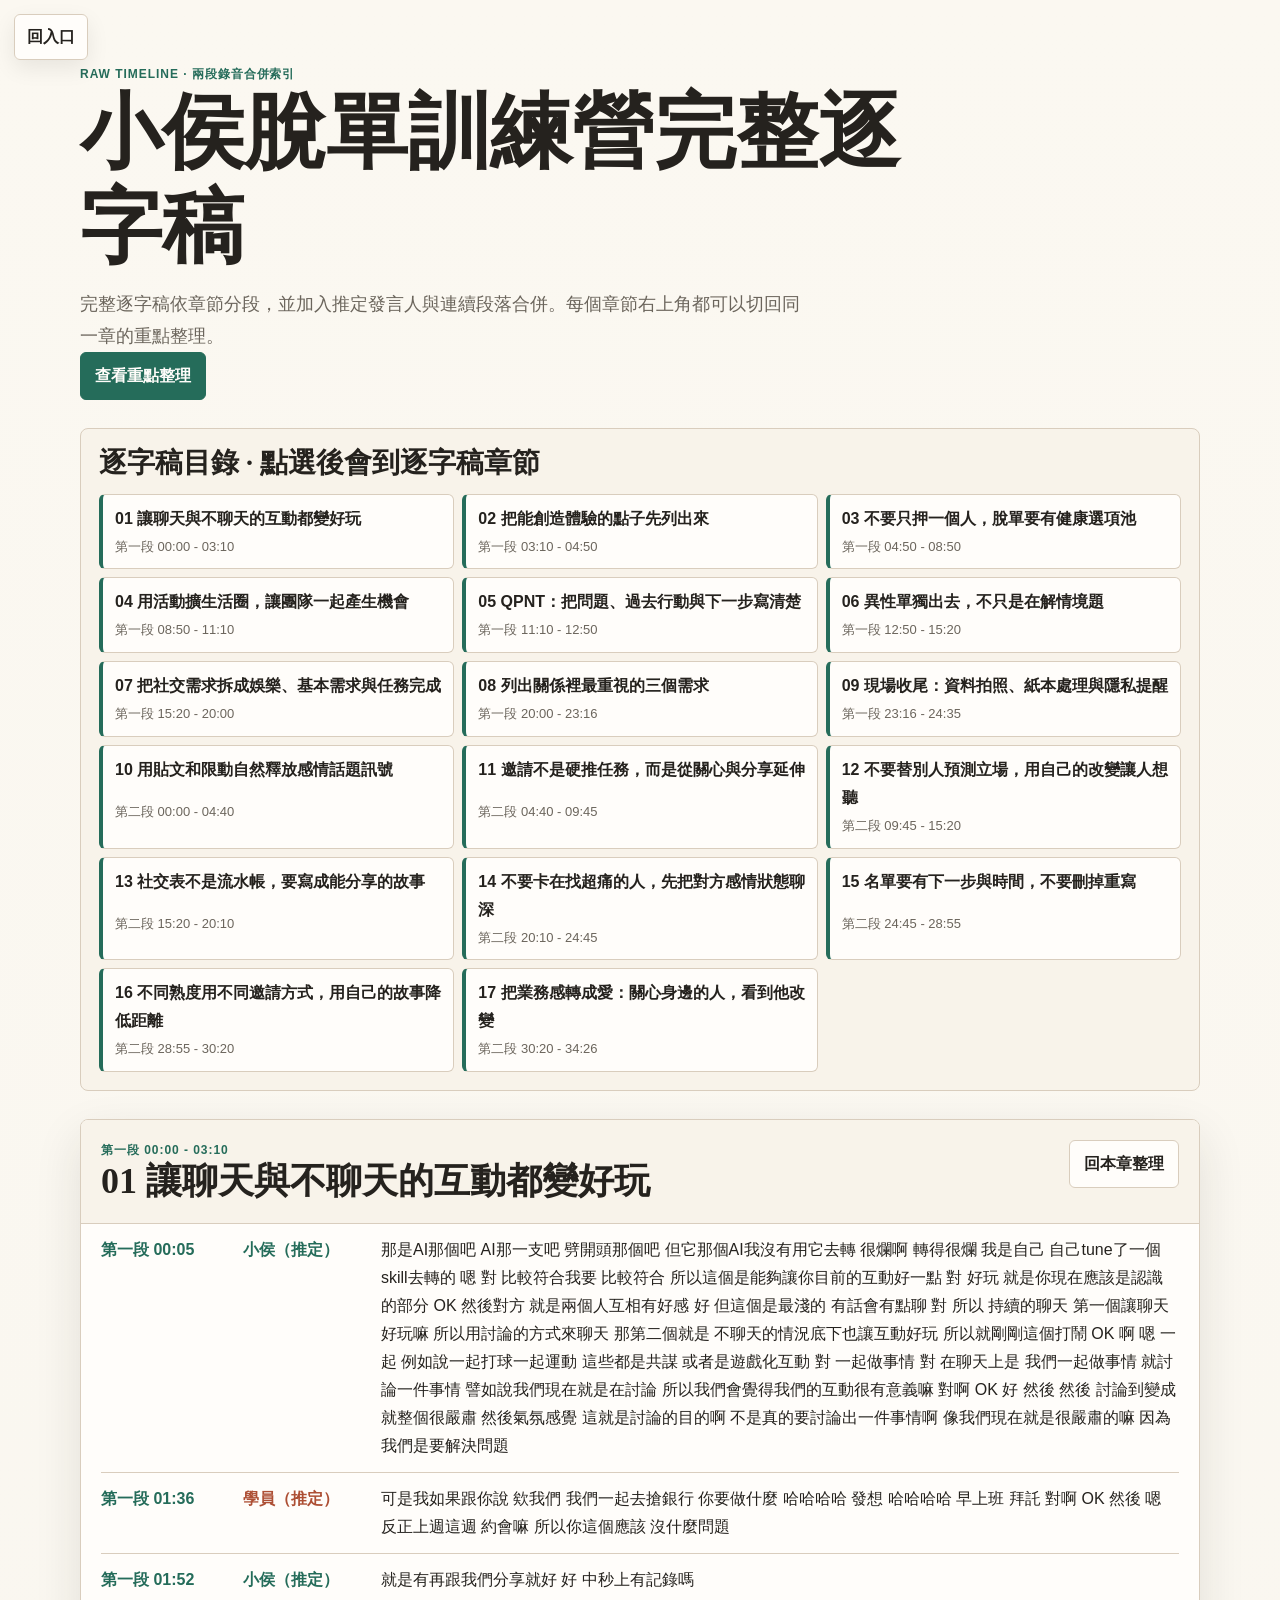
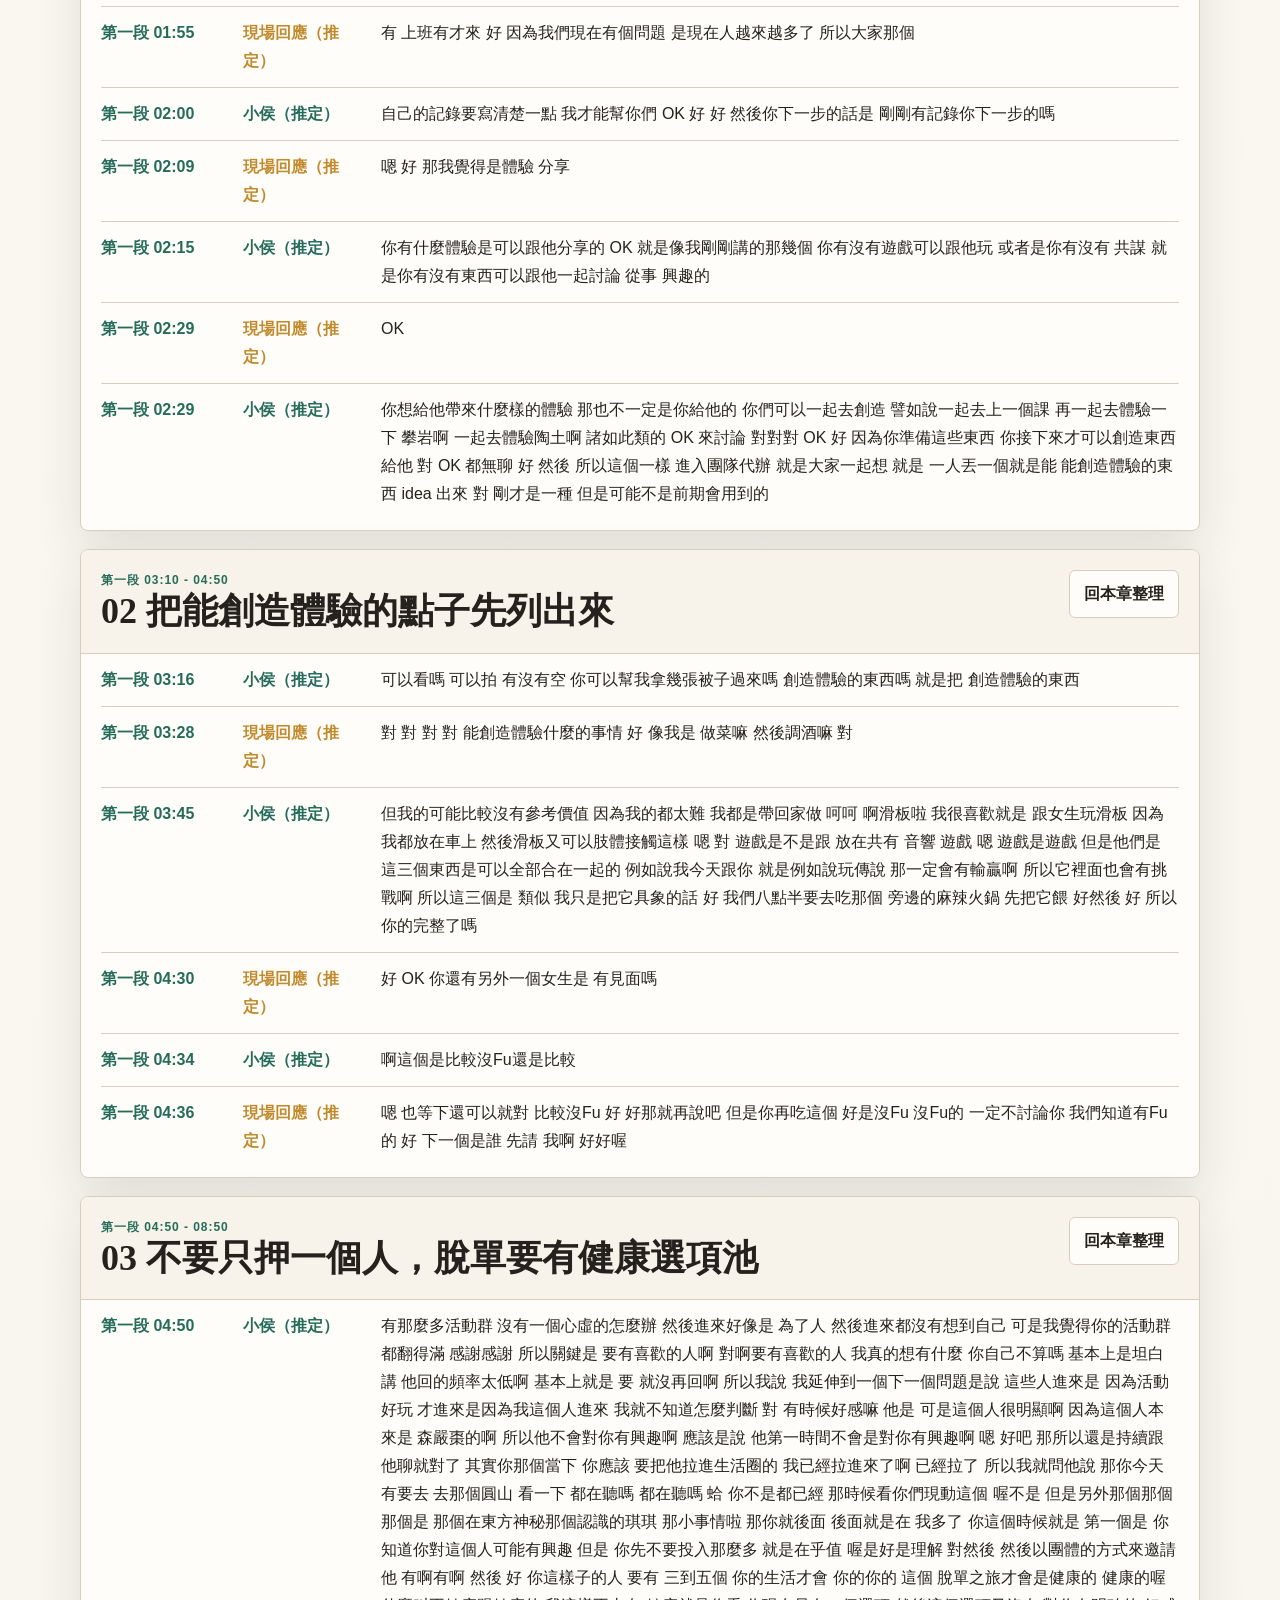
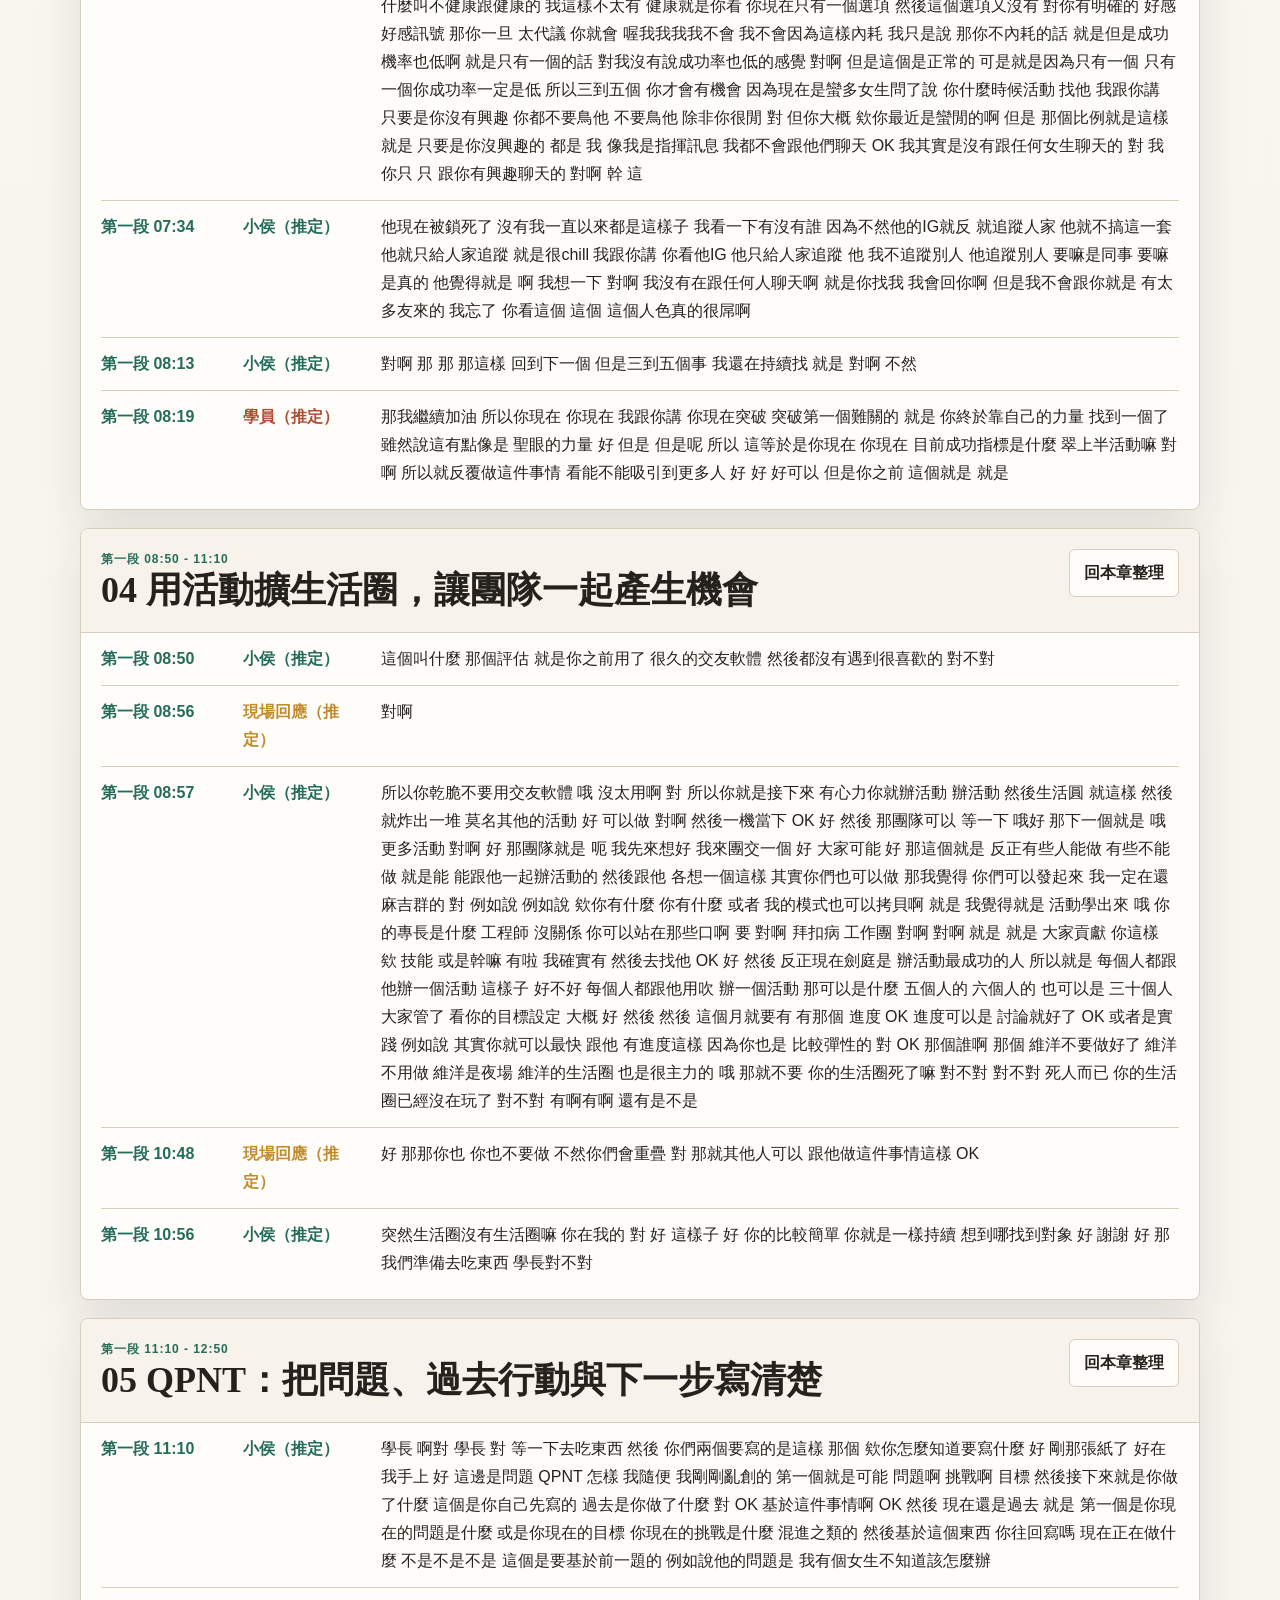
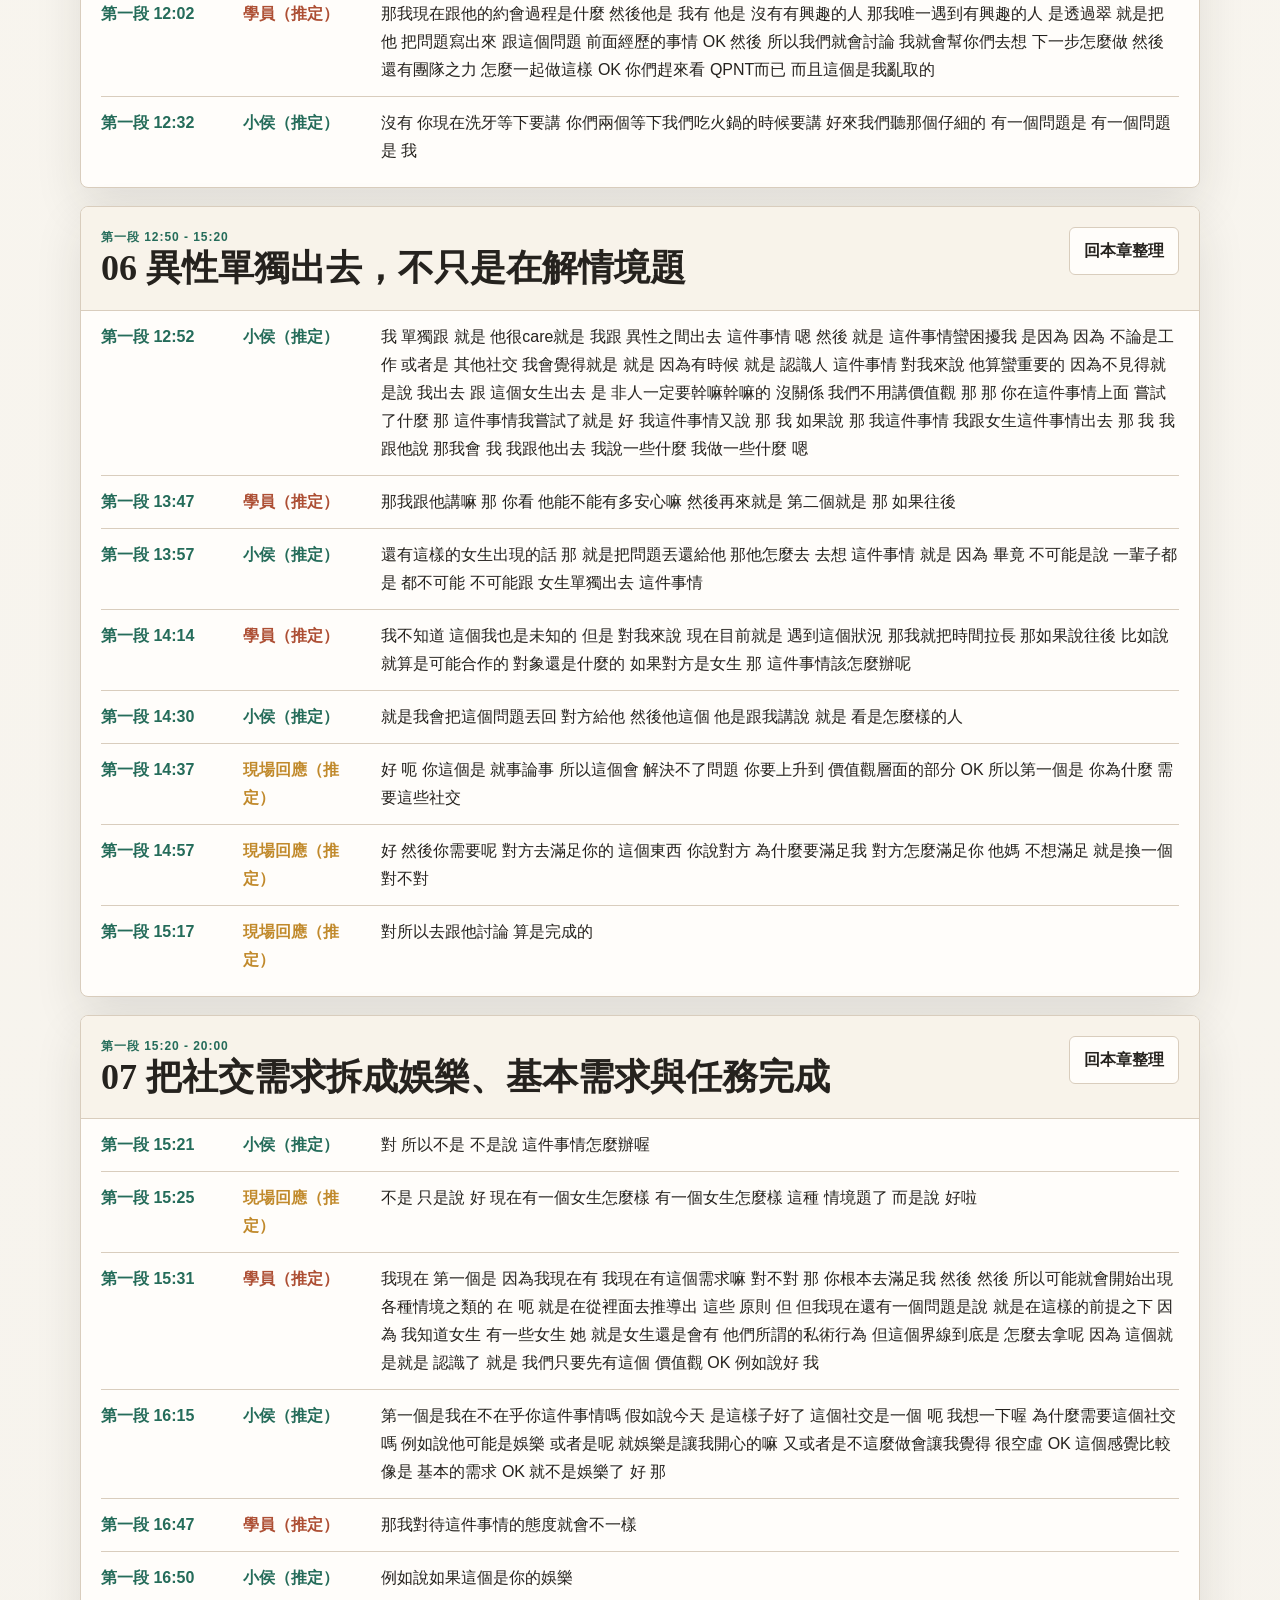
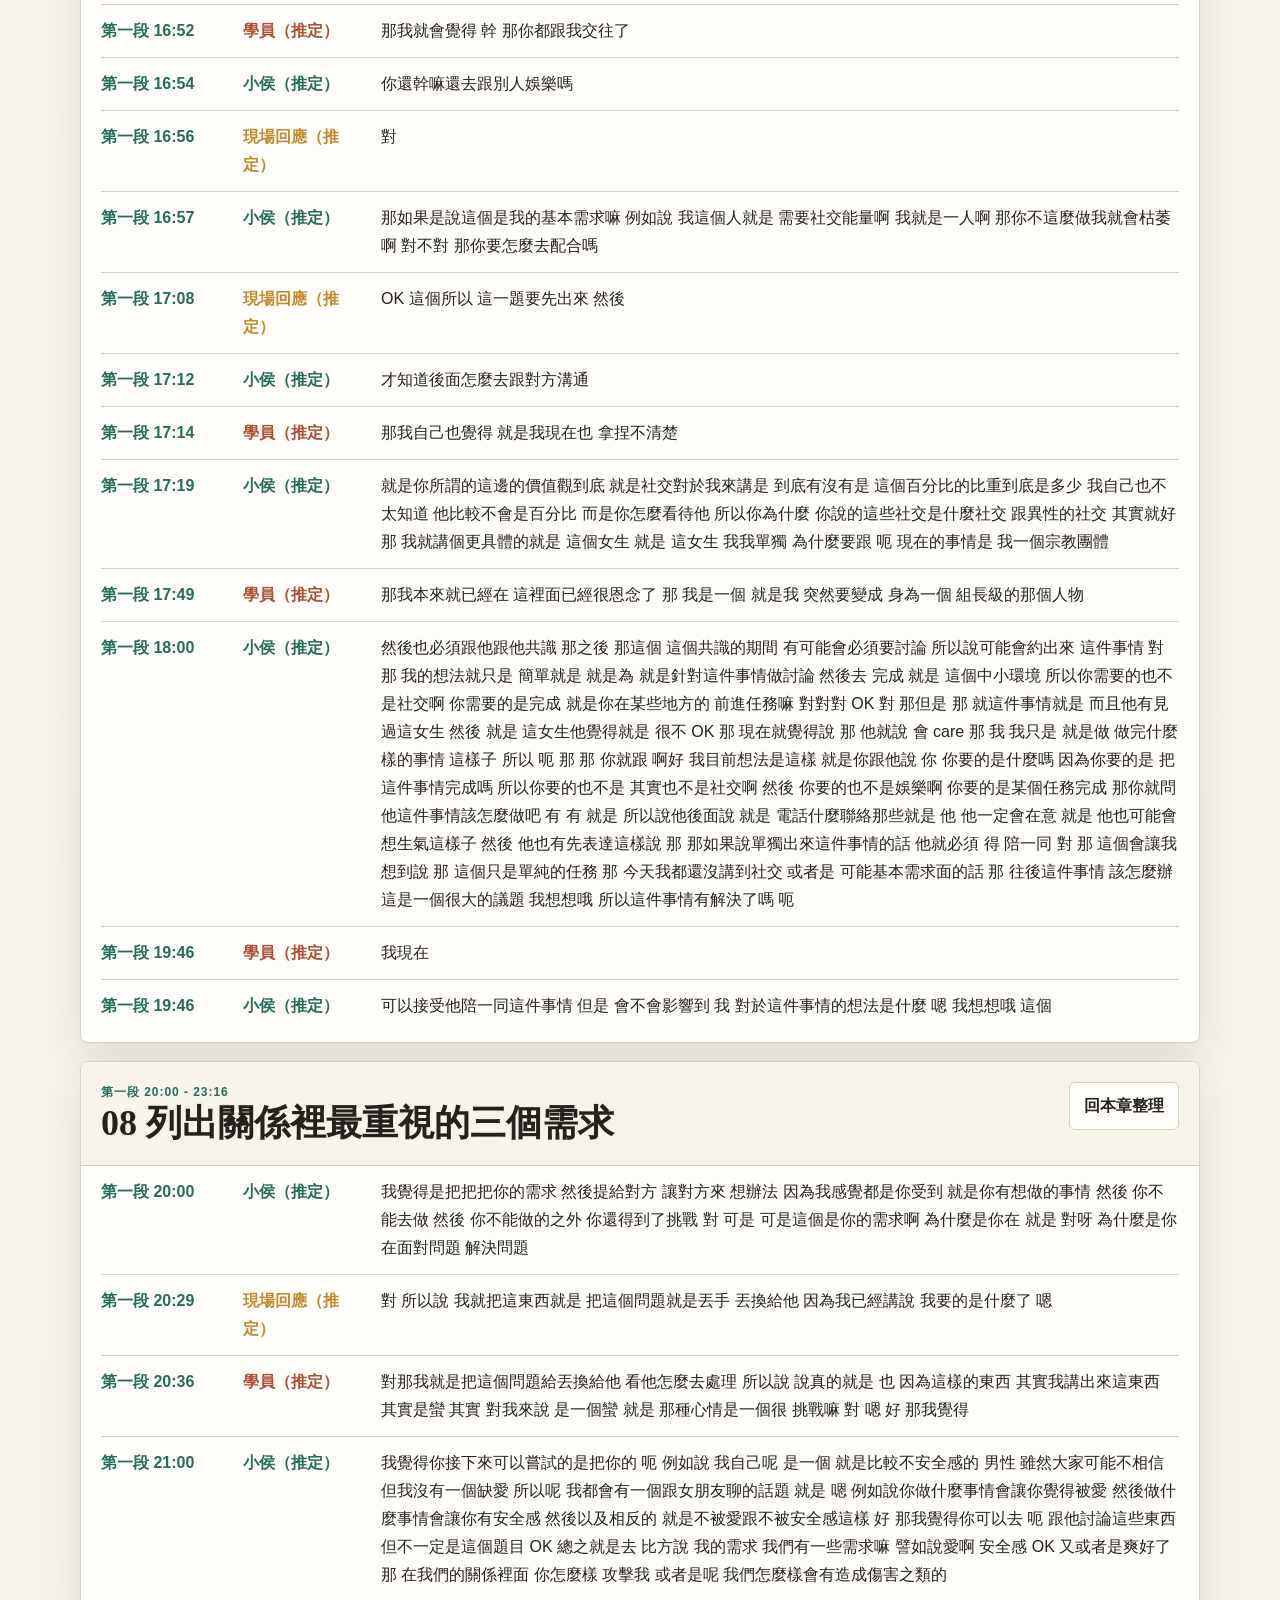
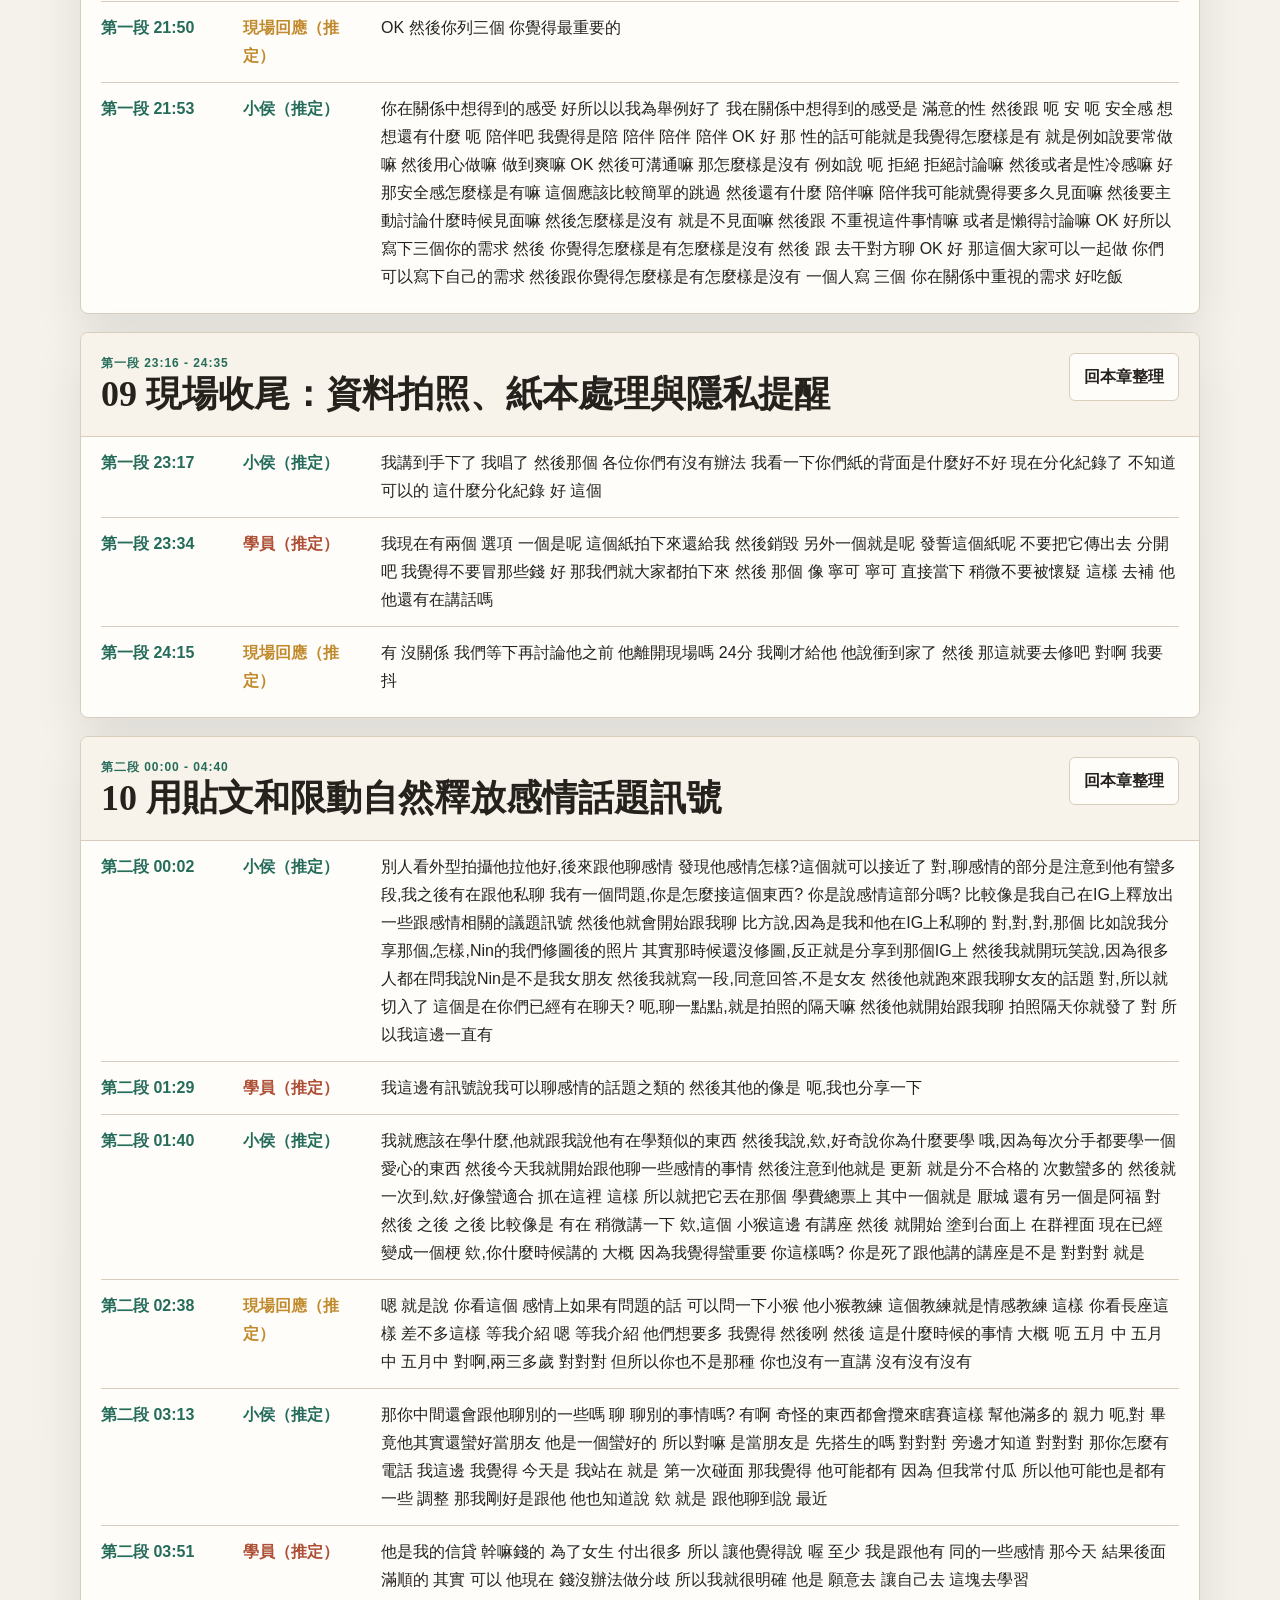
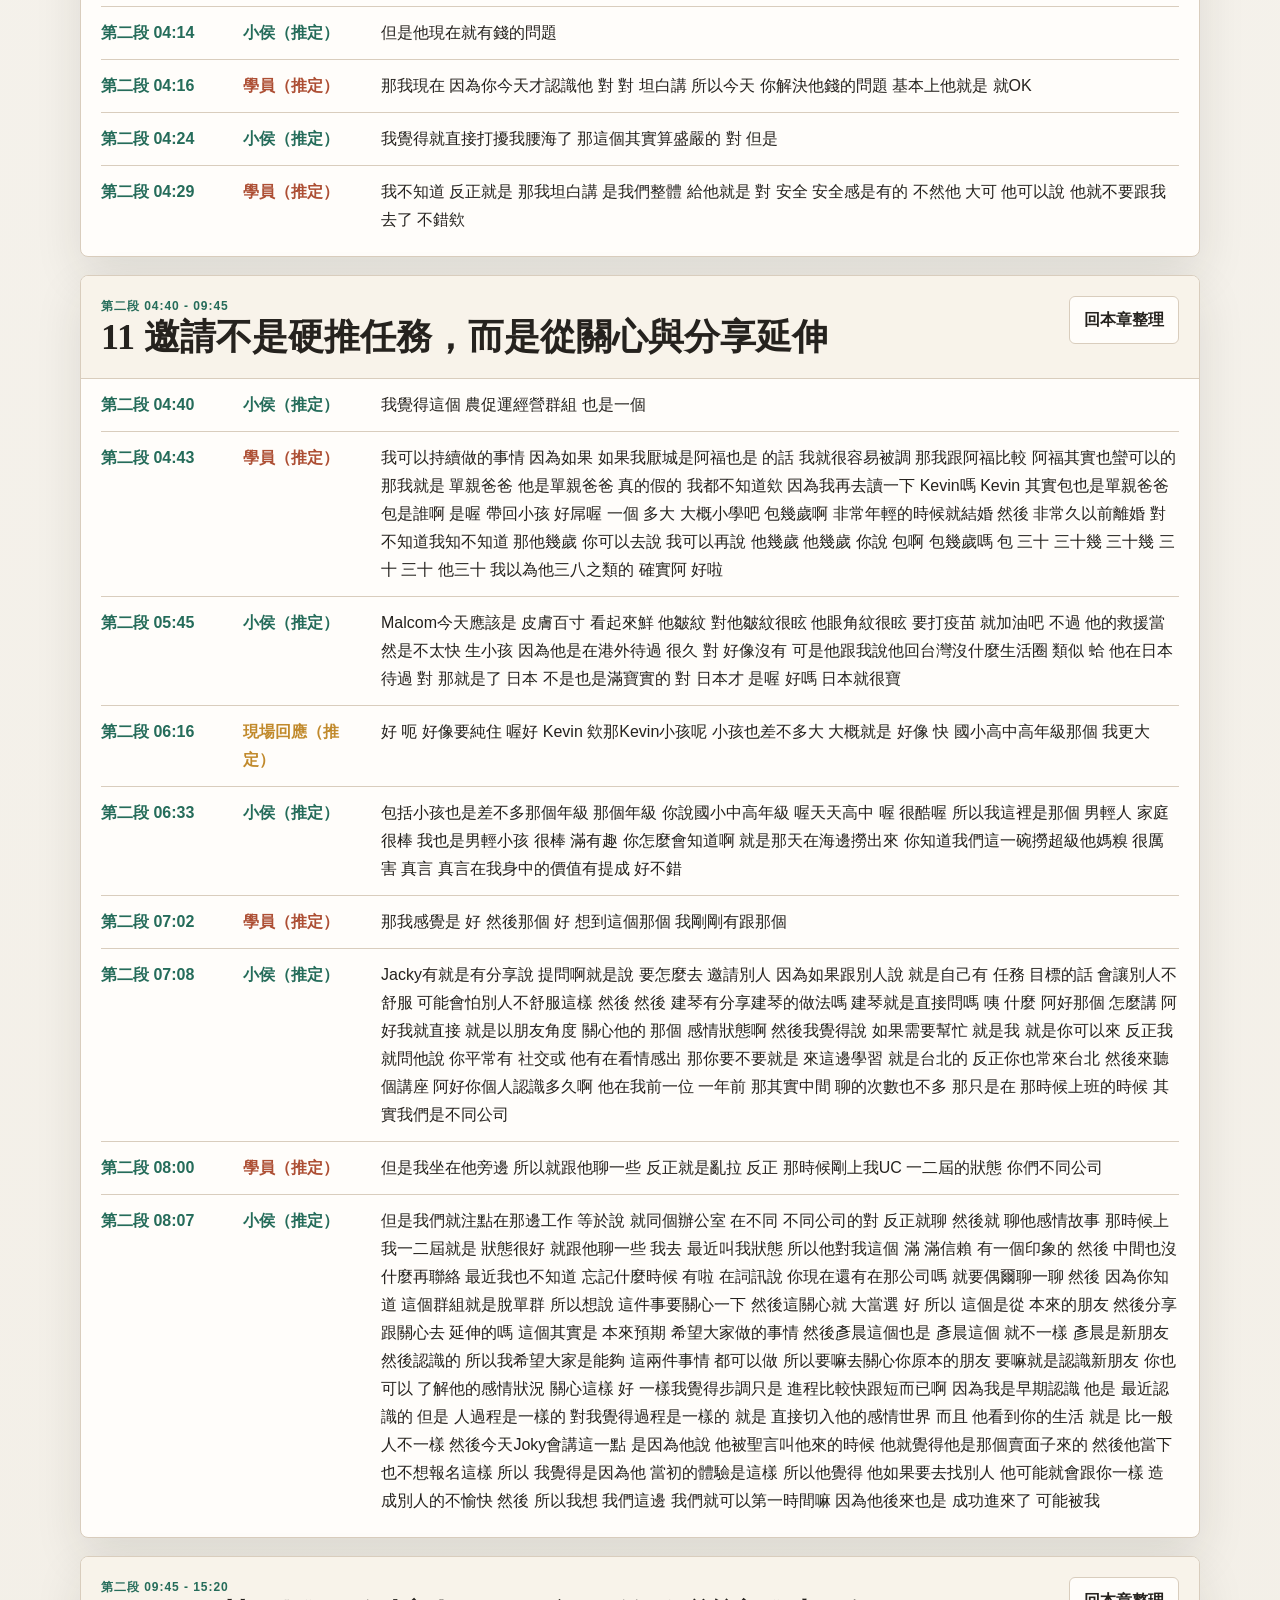
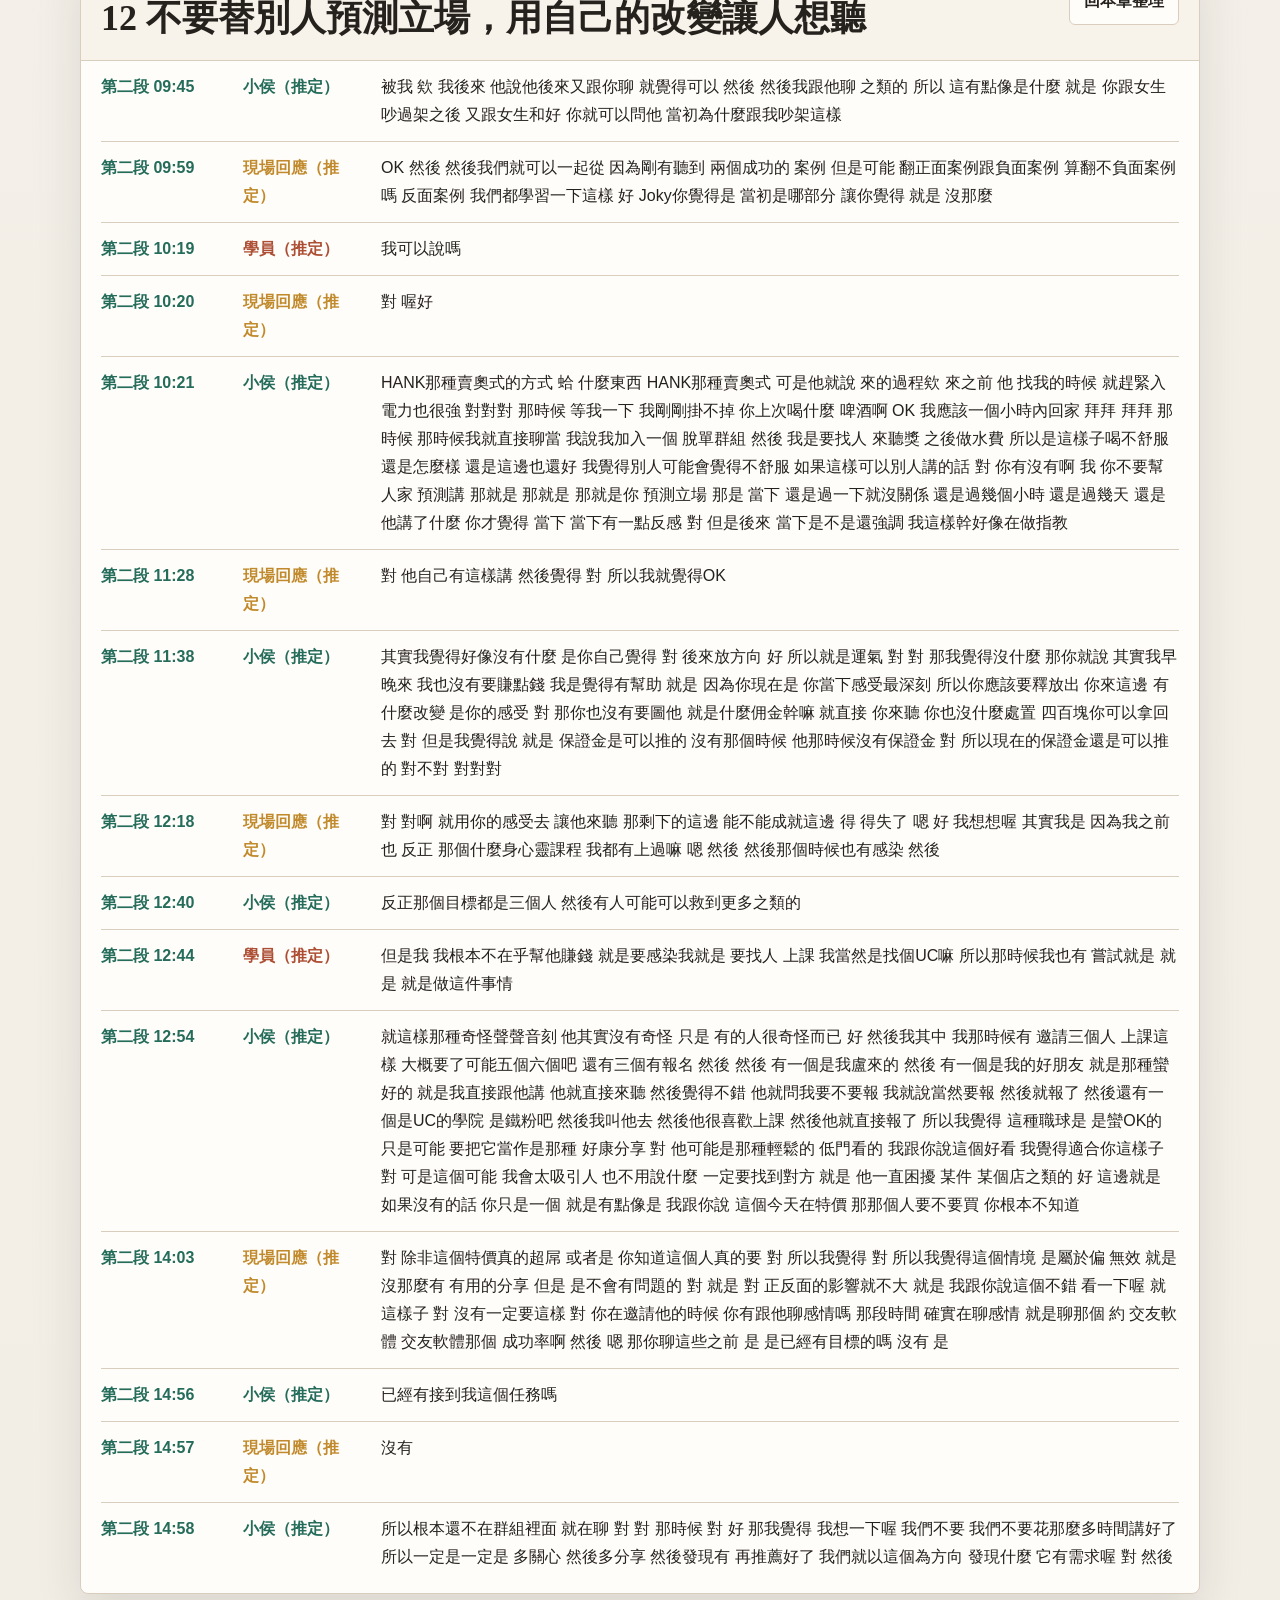
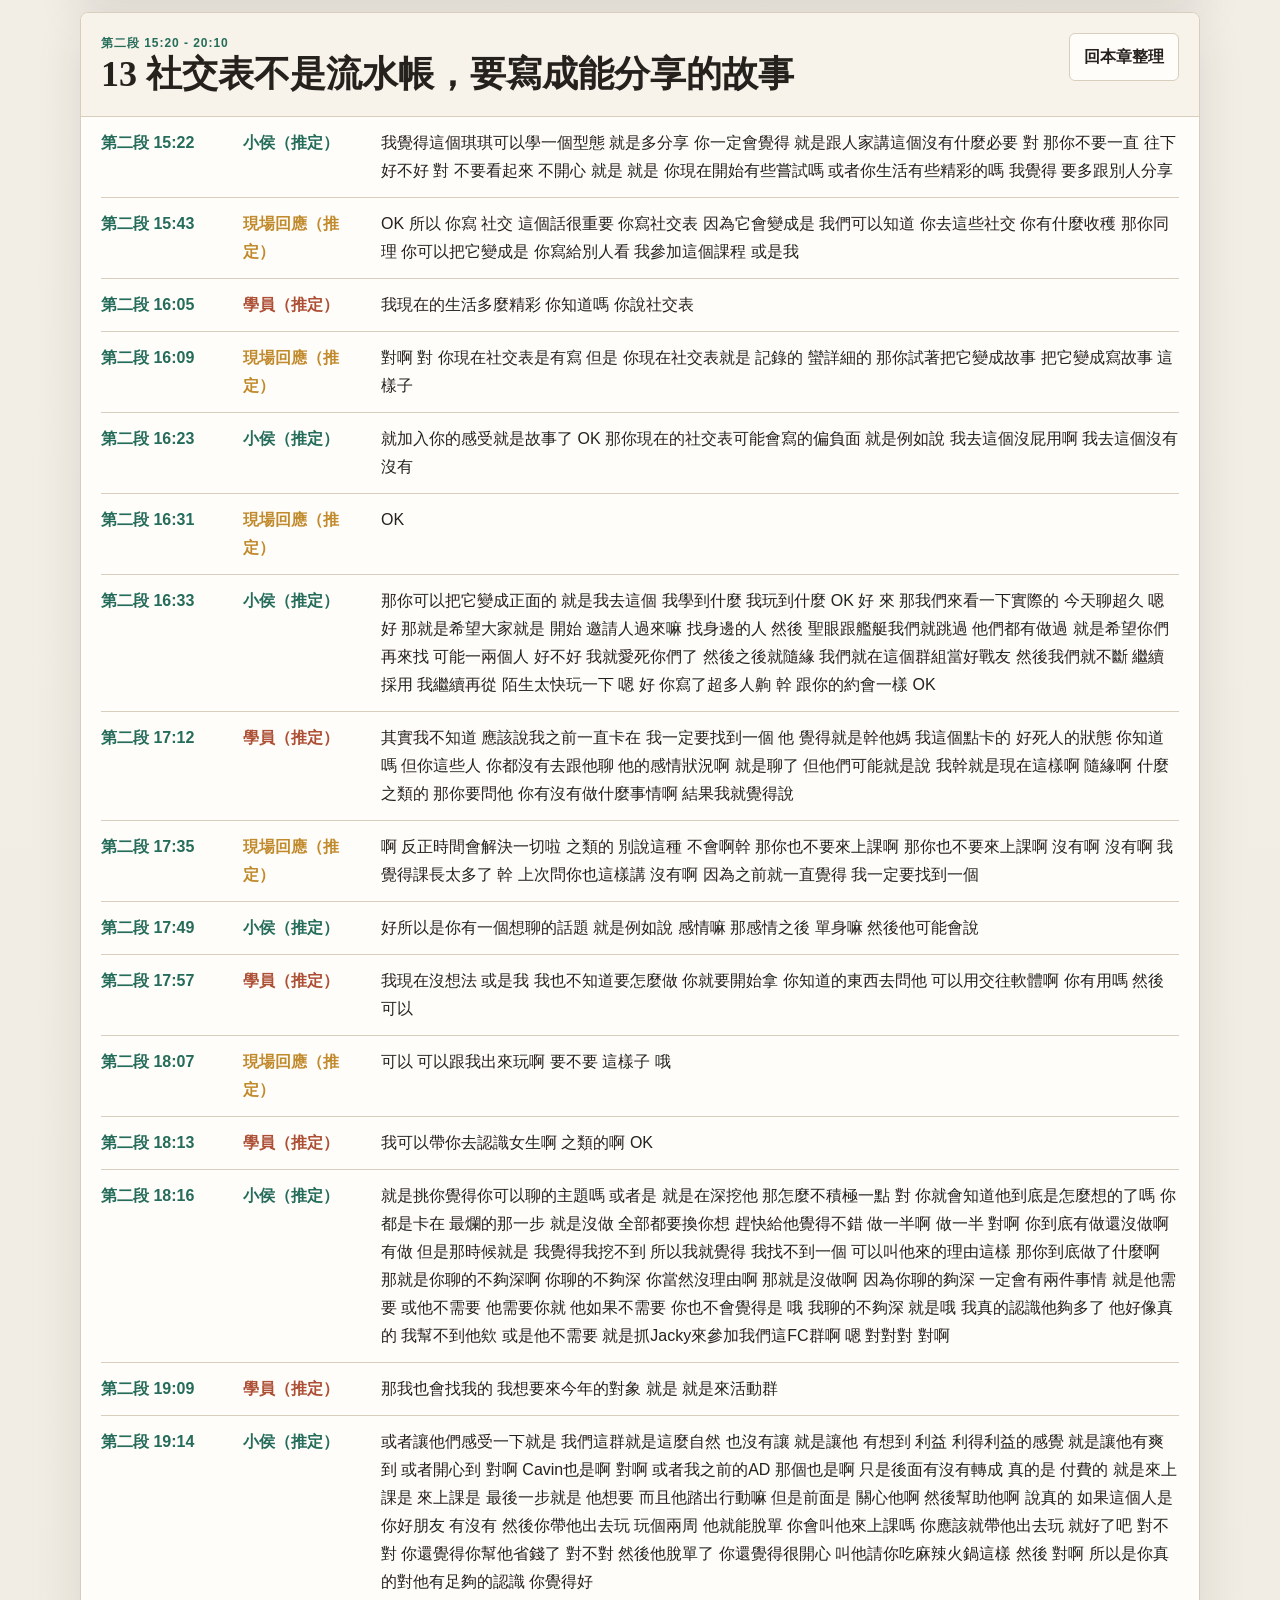
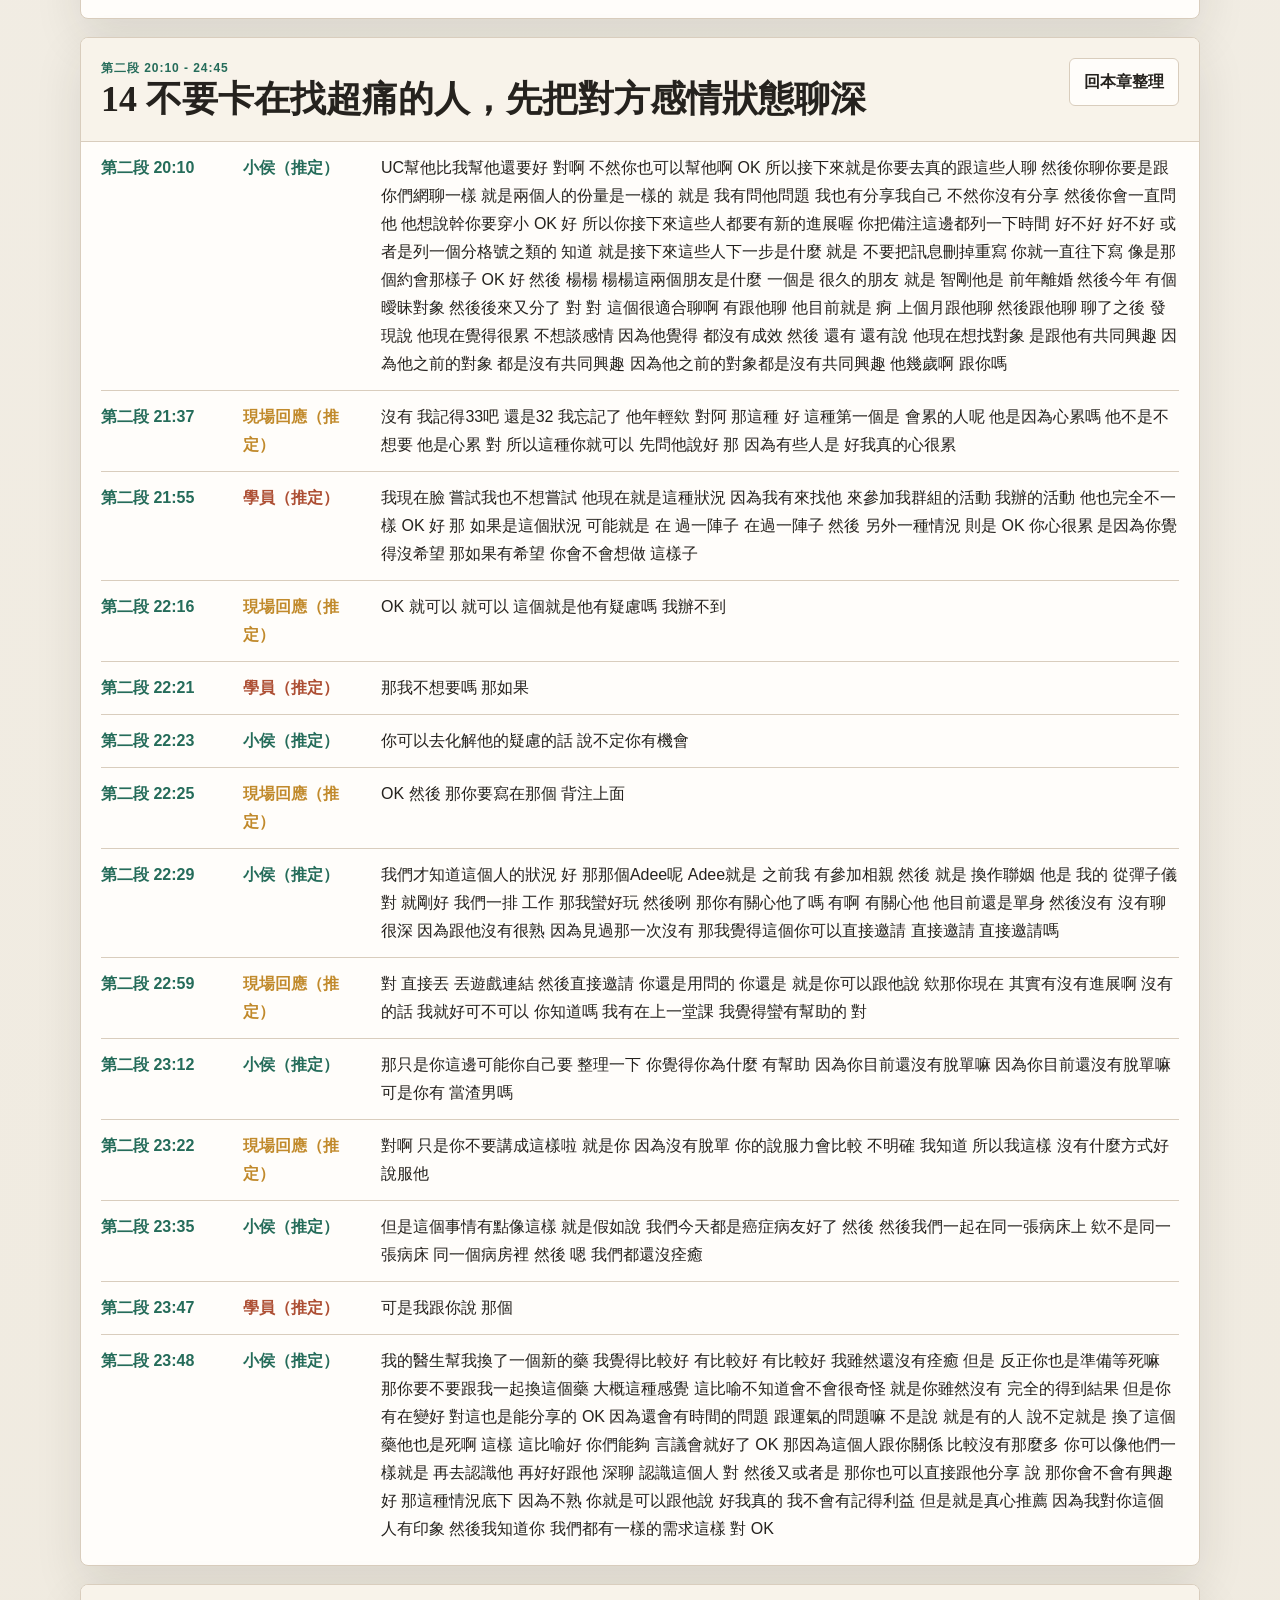
<file: transcripts/2026-06-07-dating-camp/index.html>
<!doctype html>
<html lang="zh-Hant">
<head>
  <meta charset="utf-8">
  <meta name="viewport" content="width=device-width, initial-scale=1">
  <meta name="robots" content="noindex,nofollow,noarchive">
  <title>小侯脫單訓練營完整逐字稿</title>
  <meta name="description" content="2026-06-07 小侯脫單訓練營完整逐字稿。">
  <link rel="stylesheet" href="../../styles.css">
</head>
<body>
  <a class="home-button" href="../../">回入口</a>
  <main class="shell transcript-page" id="top">
    <p class="eyebrow">Raw Timeline · 兩段錄音合併索引</p>
    <h1>小侯脫單訓練營完整逐字稿</h1>
    <p class="lead">完整逐字稿依章節分段，並加入推定發言人與連續段落合併。每個章節右上角都可以切回同一章的重點整理。</p>
    <div class="hero-actions">
      <a class="button primary" href="../../events/2026-06-07-dating-camp/">查看重點整理</a>
    </div>
    <nav class="transcript-toc" aria-label="逐字稿目錄">
      <h2>逐字稿目錄 · 點選後會到逐字稿章節</h2>
      <div class="toc-list compact"><a class="toc-link" href="#section-01"><strong>01 讓聊天與不聊天的互動都變好玩</strong><span>第一段 00:00 - 03:10</span></a>
<a class="toc-link" href="#section-02"><strong>02 把能創造體驗的點子先列出來</strong><span>第一段 03:10 - 04:50</span></a>
<a class="toc-link" href="#section-03"><strong>03 不要只押一個人，脫單要有健康選項池</strong><span>第一段 04:50 - 08:50</span></a>
<a class="toc-link" href="#section-04"><strong>04 用活動擴生活圈，讓團隊一起產生機會</strong><span>第一段 08:50 - 11:10</span></a>
<a class="toc-link" href="#section-05"><strong>05 QPNT：把問題、過去行動與下一步寫清楚</strong><span>第一段 11:10 - 12:50</span></a>
<a class="toc-link" href="#section-06"><strong>06 異性單獨出去，不只是在解情境題</strong><span>第一段 12:50 - 15:20</span></a>
<a class="toc-link" href="#section-07"><strong>07 把社交需求拆成娛樂、基本需求與任務完成</strong><span>第一段 15:20 - 20:00</span></a>
<a class="toc-link" href="#section-08"><strong>08 列出關係裡最重視的三個需求</strong><span>第一段 20:00 - 23:16</span></a>
<a class="toc-link" href="#section-09"><strong>09 現場收尾：資料拍照、紙本處理與隱私提醒</strong><span>第一段 23:16 - 24:35</span></a>
<a class="toc-link" href="#section-10"><strong>10 用貼文和限動自然釋放感情話題訊號</strong><span>第二段 00:00 - 04:40</span></a>
<a class="toc-link" href="#section-11"><strong>11 邀請不是硬推任務，而是從關心與分享延伸</strong><span>第二段 04:40 - 09:45</span></a>
<a class="toc-link" href="#section-12"><strong>12 不要替別人預測立場，用自己的改變讓人想聽</strong><span>第二段 09:45 - 15:20</span></a>
<a class="toc-link" href="#section-13"><strong>13 社交表不是流水帳，要寫成能分享的故事</strong><span>第二段 15:20 - 20:10</span></a>
<a class="toc-link" href="#section-14"><strong>14 不要卡在找超痛的人，先把對方感情狀態聊深</strong><span>第二段 20:10 - 24:45</span></a>
<a class="toc-link" href="#section-15"><strong>15 名單要有下一步與時間，不要刪掉重寫</strong><span>第二段 24:45 - 28:55</span></a>
<a class="toc-link" href="#section-16"><strong>16 不同熟度用不同邀請方式，用自己的故事降低距離</strong><span>第二段 28:55 - 30:20</span></a>
<a class="toc-link" href="#section-17"><strong>17 把業務感轉成愛：關心身邊的人，看到他改變</strong><span>第二段 30:20 - 34:26</span></a></div>
    </nav>
    <article class="transcript-chapter" id="section-01">
  <header class="transcript-chapter-head">
    <div>
      <p class="eyebrow">第一段 00:00 - 03:10</p>
      <h2>01 讓聊天與不聊天的互動都變好玩</h2>
    </div>
    <a class="button" href="../../events/2026-06-07-dating-camp/#section-01">回本章整理</a>
  </header>
  <div class="transcript-list"><section class="transcript-row speaker-coach" id="t-part1-0005-001"><time>第一段 00:05</time><strong class="speaker-label">小侯（推定）</strong><p>那是AI那個吧 AI那一支吧 劈開頭那個吧 但它那個AI我沒有用它去轉 很爛啊 轉得很爛 我是自己 自己tune了一個skill去轉的 嗯 對 比較符合我要 比較符合 所以這個是能夠讓你目前的互動好一點 對 好玩 就是你現在應該是認識的部分 OK 然後對方 就是兩個人互相有好感 好 但這個是最淺的 有話會有點聊 對 所以 持續的聊天 第一個讓聊天好玩嘛 所以用討論的方式來聊天 那第二個就是 不聊天的情況底下也讓互動好玩 所以就剛剛這個打鬧 OK 啊 嗯 一起 例如說一起打球一起運動 這些都是共謀 或者是遊戲化互動 對 一起做事情 對 在聊天上是 我們一起做事情 就討論一件事情 譬如說我們現在就是在討論 所以我們會覺得我們的互動很有意義嘛 對啊 OK 好 然後 然後 討論到變成就整個很嚴肅 然後氣氛感覺 這就是討論的目的啊 不是真的要討論出一件事情啊 像我們現在就是很嚴肅的嘛 因為我們是要解決問題</p></section><section class="transcript-row speaker-student" id="t-part1-0096-002"><time>第一段 01:36</time><strong class="speaker-label">學員（推定）</strong><p>可是我如果跟你說 欸我們 我們一起去搶銀行 你要做什麼 哈哈哈哈 發想 哈哈哈哈 早上班 拜託 對啊 OK 然後 嗯 反正上週這週 約會嘛 所以你這個應該 沒什麼問題</p></section><section class="transcript-row speaker-coach" id="t-part1-0112-003"><time>第一段 01:52</time><strong class="speaker-label">小侯（推定）</strong><p>就是有再跟我們分享就好 好 中秒上有記錄嗎</p></section><section class="transcript-row speaker-room" id="t-part1-0115-004"><time>第一段 01:55</time><strong class="speaker-label">現場回應（推定）</strong><p>有 上班有才來 好 因為我們現在有個問題 是現在人越來越多了 所以大家那個</p></section><section class="transcript-row speaker-coach" id="t-part1-0120-005"><time>第一段 02:00</time><strong class="speaker-label">小侯（推定）</strong><p>自己的記錄要寫清楚一點 我才能幫你們 OK 好 好 然後你下一步的話是 剛剛有記錄你下一步的嗎</p></section><section class="transcript-row speaker-room" id="t-part1-0129-006"><time>第一段 02:09</time><strong class="speaker-label">現場回應（推定）</strong><p>嗯 好 那我覺得是體驗 分享</p></section><section class="transcript-row speaker-coach" id="t-part1-0135-007"><time>第一段 02:15</time><strong class="speaker-label">小侯（推定）</strong><p>你有什麼體驗是可以跟他分享的 OK 就是像我剛剛講的那幾個 你有沒有遊戲可以跟他玩 或者是你有沒有 共謀 就是你有沒有東西可以跟他一起討論 從事 興趣的</p></section><section class="transcript-row speaker-room" id="t-part1-0149-008"><time>第一段 02:29</time><strong class="speaker-label">現場回應（推定）</strong><p>OK</p></section><section class="transcript-row speaker-coach" id="t-part1-0149-009"><time>第一段 02:29</time><strong class="speaker-label">小侯（推定）</strong><p>你想給他帶來什麼樣的體驗 那也不一定是你給他的 你們可以一起去創造 譬如說一起去上一個課 再一起去體驗一下 攀岩啊 一起去體驗陶土啊 諸如此類的 OK 來討論 對對對 OK 好 因為你準備這些東西 你接下來才可以創造東西給他 對 OK 都無聊 好 然後 所以這個一樣 進入團隊代辦 就是大家一起想 就是 一人丟一個就是能 能創造體驗的東西 idea 出來 對 剛才是一種 但是可能不是前期會用到的</p></section></div>
</article><article class="transcript-chapter" id="section-02">
  <header class="transcript-chapter-head">
    <div>
      <p class="eyebrow">第一段 03:10 - 04:50</p>
      <h2>02 把能創造體驗的點子先列出來</h2>
    </div>
    <a class="button" href="../../events/2026-06-07-dating-camp/#section-02">回本章整理</a>
  </header>
  <div class="transcript-list"><section class="transcript-row speaker-coach" id="t-part1-0196-001"><time>第一段 03:16</time><strong class="speaker-label">小侯（推定）</strong><p>可以看嗎 可以拍 有沒有空 你可以幫我拿幾張被子過來嗎 創造體驗的東西嗎 就是把 創造體驗的東西</p></section><section class="transcript-row speaker-room" id="t-part1-0208-002"><time>第一段 03:28</time><strong class="speaker-label">現場回應（推定）</strong><p>對 對 對 對 能創造體驗什麼的事情 好 像我是 做菜嘛 然後調酒嘛 對</p></section><section class="transcript-row speaker-coach" id="t-part1-0225-003"><time>第一段 03:45</time><strong class="speaker-label">小侯（推定）</strong><p>但我的可能比較沒有參考價值 因為我的都太難 我都是帶回家做 呵呵 啊滑板啦 我很喜歡就是 跟女生玩滑板 因為我都放在車上 然後滑板又可以肢體接觸這樣 嗯 對 遊戲是不是跟 放在共有 音響 遊戲 嗯 遊戲是遊戲 但是他們是 這三個東西是可以全部合在一起的 例如說我今天跟你 就是例如說玩傳說 那一定會有輸贏啊 所以它裡面也會有挑戰啊 所以這三個是 類似 我只是把它具象的話 好 我們八點半要去吃那個 旁邊的麻辣火鍋 先把它餵 好然後 好 所以你的完整了嗎</p></section><section class="transcript-row speaker-room" id="t-part1-0270-004"><time>第一段 04:30</time><strong class="speaker-label">現場回應（推定）</strong><p>好 OK 你還有另外一個女生是 有見面嗎</p></section><section class="transcript-row speaker-coach" id="t-part1-0274-005"><time>第一段 04:34</time><strong class="speaker-label">小侯（推定）</strong><p>啊這個是比較沒Fu還是比較</p></section><section class="transcript-row speaker-room" id="t-part1-0276-006"><time>第一段 04:36</time><strong class="speaker-label">現場回應（推定）</strong><p>嗯 也等下還可以就對 比較沒Fu 好 好那就再說吧 但是你再吃這個 好是沒Fu 沒Fu的 一定不討論你 我們知道有Fu的 好 下一個是誰 先請 我啊 好好喔</p></section></div>
</article><article class="transcript-chapter" id="section-03">
  <header class="transcript-chapter-head">
    <div>
      <p class="eyebrow">第一段 04:50 - 08:50</p>
      <h2>03 不要只押一個人，脫單要有健康選項池</h2>
    </div>
    <a class="button" href="../../events/2026-06-07-dating-camp/#section-03">回本章整理</a>
  </header>
  <div class="transcript-list"><section class="transcript-row speaker-coach" id="t-part1-0290-001"><time>第一段 04:50</time><strong class="speaker-label">小侯（推定）</strong><p>有那麼多活動群 沒有一個心虛的怎麼辦 然後進來好像是 為了人 然後進來都沒有想到自己 可是我覺得你的活動群都翻得滿 感謝感謝 所以關鍵是 要有喜歡的人啊 對啊要有喜歡的人 我真的想有什麼 你自己不算嗎 基本上是坦白講 他回的頻率太低啊 基本上就是 要 就沒再回啊 所以我說 我延伸到一個下一個問題是說 這些人進來是 因為活動好玩 才進來是因為我這個人進來 我就不知道怎麼判斷 對 有時候好感嘛 他是 可是這個人很明顯啊 因為這個人本來是 森嚴棗的啊 所以他不會對你有興趣啊 應該是說 他第一時間不會是對你有興趣啊 嗯 好吧 那所以還是持續跟他聊就對了 其實你那個當下 你應該 要把他拉進生活圈的 我已經拉進來了啊 已經拉了 所以我就問他說 那你今天有要去 去那個圓山 看一下 都在聽嗎 都在聽嗎 蛤 你不是都已經 那時候看你們現動這個 喔不是 但是另外那個那個那個是 那個在東方神秘那個認識的琪琪 那小事情啦 那你就後面 後面就是在 我多了 你這個時候就是 第一個是 你知道你對這個人可能有興趣 但是 你先不要投入那麼多 就是在乎值 喔是好是理解 對然後 然後以團體的方式來邀請他 有啊有啊 然後 好 你這樣子的人 要有 三到五個 你的生活才會 你的你的 這個 脫單之旅才會是健康的 健康的喔 什麼叫不健康跟健康的 我這樣不太有 健康就是你看 你現在只有一個選項 然後這個選項又沒有 對你有明確的 好感 好感訊號 那你一旦 太代議 你就會 喔我我我我不會 我不會因為這樣內耗 我只是說 那你不內耗的話 就是但是成功機率也低啊 就是只有一個的話 對我沒有說成功率也低的感覺 對啊 但是這個是正常的 可是就是因為只有一個 只有一個你成功率一定是低 所以三到五個 你才會有機會 因為現在是蠻多女生問了說 你什麼時候活動 找他 我跟你講 只要是你沒有興趣 你都不要鳥他 不要鳥他 除非你很閒 對 但你大概 欸你最近是蠻閒的啊 但是 那個比例就是這樣 就是 只要是你沒興趣的 都是 我 像我是指揮訊息 我都不會跟他們聊天 OK 我其實是沒有跟任何女生聊天的 對 我 你只 只 跟你有興趣聊天的 對啊 幹 這</p></section><section class="transcript-row speaker-coach" id="t-part1-0454-002"><time>第一段 07:34</time><strong class="speaker-label">小侯（推定）</strong><p>他現在被鎖死了 沒有我一直以來都是這樣子 我看一下有沒有誰 因為不然他的IG就反 就追蹤人家 他就不搞這一套 他就只給人家追蹤 就是很chill 我跟你講 你看他IG 他只給人家追蹤 他 我不追蹤別人 他追蹤別人 要嘛是同事 要嘛是真的 他覺得就是 啊 我想一下 對啊 我沒有在跟任何人聊天啊 就是你找我 我會回你啊 但是我不會跟你就是 有太多友來的 我忘了 你看這個 這個 這個人色真的很屌啊</p></section><section class="transcript-row speaker-coach" id="t-part1-0493-003"><time>第一段 08:13</time><strong class="speaker-label">小侯（推定）</strong><p>對啊 那 那 那這樣 回到下一個 但是三到五個事 我還在持續找 就是 對啊 不然</p></section><section class="transcript-row speaker-student" id="t-part1-0499-004"><time>第一段 08:19</time><strong class="speaker-label">學員（推定）</strong><p>那我繼續加油 所以你現在 你現在 我跟你講 你現在突破 突破第一個難關的 就是 你終於靠自己的力量 找到一個了 雖然說這有點像是 聖眼的力量 好 但是 但是呢 所以 這等於是你現在 你現在 目前成功指標是什麼 翠上半活動嘛 對啊 所以就反覆做這件事情 看能不能吸引到更多人 好 好 好可以 但是你之前 這個就是 就是</p></section></div>
</article><article class="transcript-chapter" id="section-04">
  <header class="transcript-chapter-head">
    <div>
      <p class="eyebrow">第一段 08:50 - 11:10</p>
      <h2>04 用活動擴生活圈，讓團隊一起產生機會</h2>
    </div>
    <a class="button" href="../../events/2026-06-07-dating-camp/#section-04">回本章整理</a>
  </header>
  <div class="transcript-list"><section class="transcript-row speaker-coach" id="t-part1-0530-001"><time>第一段 08:50</time><strong class="speaker-label">小侯（推定）</strong><p>這個叫什麼 那個評估 就是你之前用了 很久的交友軟體 然後都沒有遇到很喜歡的 對不對</p></section><section class="transcript-row speaker-room" id="t-part1-0536-002"><time>第一段 08:56</time><strong class="speaker-label">現場回應（推定）</strong><p>對啊</p></section><section class="transcript-row speaker-coach" id="t-part1-0537-003"><time>第一段 08:57</time><strong class="speaker-label">小侯（推定）</strong><p>所以你乾脆不要用交友軟體 哦 沒太用啊 對 所以你就是接下來 有心力你就辦活動 辦活動 然後生活圓 就這樣 然後就炸出一堆 莫名其他的活動 好 可以做 對啊 然後一機當下 OK 好 然後 那團隊可以 等一下 哦好 那下一個就是 哦更多活動 對啊 好 那團隊就是 呃 我先來想好 我來團交一個 好 大家可能 好 那這個就是 反正有些人能做 有些不能做 就是能 能跟他一起辦活動的 然後跟他 各想一個這樣 其實你們也可以做 那我覺得 你們可以發起來 我一定在還麻吉群的 對 例如說 例如說 欸你有什麼 你有什麼 或者 我的模式也可以拷貝啊 就是 我覺得就是 活動學出來 哦 你的專長是什麼 工程師 沒關係 你可以站在那些口啊 要 對啊 拜扣病 工作團 對啊 對啊 就是 就是 大家貢獻 你這樣 欸 技能 或是幹嘛 有啦 我確實有 然後去找他 OK 好 然後 反正現在劍庭是 辦活動最成功的人 所以就是 每個人都跟他辦一個活動 這樣子 好不好 每個人都跟他用吹 辦一個活動 那可以是什麼 五個人的 六個人的 也可以是 三十個人 大家管了 看你的目標設定 大概 好 然後 然後 這個月就要有 有那個 進度 OK 進度可以是 討論就好了 OK 或者是實踐 例如說 其實你就可以最快 跟他 有進度這樣 因為你也是 比較彈性的 對 OK 那個誰啊 那個 維洋不要做好了 維洋不用做 維洋是夜場 維洋的生活圈 也是很主力的 哦 那就不要 你的生活圈死了嘛 對不對 對不對 死人而已 你的生活圈已經沒在玩了 對不對 有啊有啊 還有是不是</p></section><section class="transcript-row speaker-room" id="t-part1-0648-004"><time>第一段 10:48</time><strong class="speaker-label">現場回應（推定）</strong><p>好 那那你也 你也不要做 不然你們會重疊 對 那就其他人可以 跟他做這件事情這樣 OK</p></section><section class="transcript-row speaker-coach" id="t-part1-0656-005"><time>第一段 10:56</time><strong class="speaker-label">小侯（推定）</strong><p>突然生活圈沒有生活圈嘛 你在我的 對 好 這樣子 好 你的比較簡單 你就是一樣持續 想到哪找到對象 好 謝謝 好 那我們準備去吃東西 學長對不對</p></section></div>
</article><article class="transcript-chapter" id="section-05">
  <header class="transcript-chapter-head">
    <div>
      <p class="eyebrow">第一段 11:10 - 12:50</p>
      <h2>05 QPNT：把問題、過去行動與下一步寫清楚</h2>
    </div>
    <a class="button" href="../../events/2026-06-07-dating-camp/#section-05">回本章整理</a>
  </header>
  <div class="transcript-list"><section class="transcript-row speaker-coach" id="t-part1-0670-001"><time>第一段 11:10</time><strong class="speaker-label">小侯（推定）</strong><p>學長 啊對 學長 對 等一下去吃東西 然後 你們兩個要寫的是這樣 那個 欸你怎麼知道要寫什麼 好 剛那張紙了 好在我手上 好 這邊是問題 QPNT 怎樣 我隨便 我剛剛亂創的 第一個就是可能 問題啊 挑戰啊 目標 然後接下來就是你做了什麼 這個是你自己先寫的 過去是你做了什麼 對 OK 基於這件事情啊 OK 然後 現在還是過去 就是 第一個是你現在的問題是什麼 或是你現在的目標 你現在的挑戰是什麼 混進之類的 然後基於這個東西 你往回寫嗎 現在正在做什麼 不是不是不是 這個是要基於前一題的 例如說他的問題是 我有個女生不知道該怎麼辦</p></section><section class="transcript-row speaker-student" id="t-part1-0722-002"><time>第一段 12:02</time><strong class="speaker-label">學員（推定）</strong><p>那我現在跟他的約會過程是什麼 然後他是 我有 他是 沒有有興趣的人 那我唯一遇到有興趣的人 是透過翠 就是把他 把問題寫出來 跟這個問題 前面經歷的事情 OK 然後 所以我們就會討論 我就會幫你們去想 下一步怎麼做 然後還有團隊之力 怎麼一起做這樣 OK 你們趕來看 QPNT而已 而且這個是我亂取的</p></section><section class="transcript-row speaker-coach" id="t-part1-0752-003"><time>第一段 12:32</time><strong class="speaker-label">小侯（推定）</strong><p>沒有 你現在洗牙等下要講 你們兩個等下我們吃火鍋的時候要講 好來我們聽那個仔細的 有一個問題是 有一個問題是 我</p></section></div>
</article><article class="transcript-chapter" id="section-06">
  <header class="transcript-chapter-head">
    <div>
      <p class="eyebrow">第一段 12:50 - 15:20</p>
      <h2>06 異性單獨出去，不只是在解情境題</h2>
    </div>
    <a class="button" href="../../events/2026-06-07-dating-camp/#section-06">回本章整理</a>
  </header>
  <div class="transcript-list"><section class="transcript-row speaker-coach" id="t-part1-0772-001"><time>第一段 12:52</time><strong class="speaker-label">小侯（推定）</strong><p>我 單獨跟 就是 他很care就是 我跟 異性之間出去 這件事情 嗯 然後 就是 這件事情蠻困擾我 是因為 因為 不論是工作 或者是 其他社交 我會覺得就是 就是 因為有時候 就是 認識人 這件事情 對我來說 他算蠻重要的 因為不見得就是說 我出去 跟 這個女生出去 是 非人一定要幹嘛幹嘛的 沒關係 我們不用講價值觀 那 那 你在這件事情上面 嘗試了什麼 那 這件事情我嘗試了就是 好 我這件事情又說 那 我 如果說 那 我這件事情 我跟女生這件事情出去 那 我 我跟他說 那我會 我 我跟他出去 我說一些什麼 我做一些什麼 嗯</p></section><section class="transcript-row speaker-student" id="t-part1-0827-002"><time>第一段 13:47</time><strong class="speaker-label">學員（推定）</strong><p>那我跟他講嘛 那 你看 他能不能有多安心嘛 然後再來就是 第二個就是 那 如果往後</p></section><section class="transcript-row speaker-coach" id="t-part1-0837-003"><time>第一段 13:57</time><strong class="speaker-label">小侯（推定）</strong><p>還有這樣的女生出現的話 那 就是把問題丟還給他 那他怎麼去 去想 這件事情 就是 因為 畢竟 不可能是說 一輩子都是 都不可能 不可能跟 女生單獨出去 這件事情</p></section><section class="transcript-row speaker-student" id="t-part1-0854-004"><time>第一段 14:14</time><strong class="speaker-label">學員（推定）</strong><p>我不知道 這個我也是未知的 但是 對我來說 現在目前就是 遇到這個狀況 那我就把時間拉長 那如果說往後 比如說 就算是可能合作的 對象還是什麼的 如果對方是女生 那 這件事情該怎麼辦呢</p></section><section class="transcript-row speaker-coach" id="t-part1-0870-005"><time>第一段 14:30</time><strong class="speaker-label">小侯（推定）</strong><p>就是我會把這個問題丟回 對方給他 然後他這個 他是跟我講說 就是 看是怎麼樣的人</p></section><section class="transcript-row speaker-room" id="t-part1-0877-006"><time>第一段 14:37</time><strong class="speaker-label">現場回應（推定）</strong><p>好 呃 你這個是 就事論事 所以這個會 解決不了問題 你要上升到 價值觀層面的部分 OK 所以第一個是 你為什麼 需要這些社交</p></section><section class="transcript-row speaker-room" id="t-part1-0897-007"><time>第一段 14:57</time><strong class="speaker-label">現場回應（推定）</strong><p>好 然後你需要呢 對方去滿足你的 這個東西 你說對方 為什麼要滿足我 對方怎麼滿足你 他媽 不想滿足 就是換一個 對不對</p></section><section class="transcript-row speaker-room" id="t-part1-0917-008"><time>第一段 15:17</time><strong class="speaker-label">現場回應（推定）</strong><p>對所以去跟他討論 算是完成的</p></section></div>
</article><article class="transcript-chapter" id="section-07">
  <header class="transcript-chapter-head">
    <div>
      <p class="eyebrow">第一段 15:20 - 20:00</p>
      <h2>07 把社交需求拆成娛樂、基本需求與任務完成</h2>
    </div>
    <a class="button" href="../../events/2026-06-07-dating-camp/#section-07">回本章整理</a>
  </header>
  <div class="transcript-list"><section class="transcript-row speaker-coach" id="t-part1-0921-001"><time>第一段 15:21</time><strong class="speaker-label">小侯（推定）</strong><p>對 所以不是 不是說 這件事情怎麼辦喔</p></section><section class="transcript-row speaker-room" id="t-part1-0925-002"><time>第一段 15:25</time><strong class="speaker-label">現場回應（推定）</strong><p>不是 只是說 好 現在有一個女生怎麼樣 有一個女生怎麼樣 這種 情境題了 而是說 好啦</p></section><section class="transcript-row speaker-student" id="t-part1-0931-003"><time>第一段 15:31</time><strong class="speaker-label">學員（推定）</strong><p>我現在 第一個是 因為我現在有 我現在有這個需求嘛 對不對 那 你根本去滿足我 然後 然後 所以可能就會開始出現 各種情境之類的 在 呃 就是在從裡面去推導出 這些 原則 但 但我現在還有一個問題是說 就是在這樣的前提之下 因為 我知道女生 有一些女生 她 就是女生還是會有 他們所謂的私術行為 但這個界線到底是 怎麼去拿呢 因為 這個就是就是 認識了 就是 我們只要先有這個 價值觀 OK 例如說好 我</p></section><section class="transcript-row speaker-coach" id="t-part1-0975-004"><time>第一段 16:15</time><strong class="speaker-label">小侯（推定）</strong><p>第一個是我在不在乎你這件事情嗎 假如說今天 是這樣子好了 這個社交是一個 呃 我想一下喔 為什麼需要這個社交嗎 例如說他可能是娛樂 或者是呢 就娛樂是讓我開心的嘛 又或者是不這麼做會讓我覺得 很空虛 OK 這個感覺比較像是 基本的需求 OK 就不是娛樂了 好 那</p></section><section class="transcript-row speaker-student" id="t-part1-1007-005"><time>第一段 16:47</time><strong class="speaker-label">學員（推定）</strong><p>那我對待這件事情的態度就會不一樣</p></section><section class="transcript-row speaker-coach" id="t-part1-1010-006"><time>第一段 16:50</time><strong class="speaker-label">小侯（推定）</strong><p>例如說如果這個是你的娛樂</p></section><section class="transcript-row speaker-student" id="t-part1-1012-007"><time>第一段 16:52</time><strong class="speaker-label">學員（推定）</strong><p>那我就會覺得 幹 那你都跟我交往了</p></section><section class="transcript-row speaker-coach" id="t-part1-1014-008"><time>第一段 16:54</time><strong class="speaker-label">小侯（推定）</strong><p>你還幹嘛還去跟別人娛樂嗎</p></section><section class="transcript-row speaker-room" id="t-part1-1016-009"><time>第一段 16:56</time><strong class="speaker-label">現場回應（推定）</strong><p>對</p></section><section class="transcript-row speaker-coach" id="t-part1-1017-010"><time>第一段 16:57</time><strong class="speaker-label">小侯（推定）</strong><p>那如果是說這個是我的基本需求嘛 例如說 我這個人就是 需要社交能量啊 我就是一人啊 那你不這麼做我就會枯萎啊 對不對 那你要怎麼去配合嗎</p></section><section class="transcript-row speaker-room" id="t-part1-1028-011"><time>第一段 17:08</time><strong class="speaker-label">現場回應（推定）</strong><p>OK 這個所以 這一題要先出來 然後</p></section><section class="transcript-row speaker-coach" id="t-part1-1032-012"><time>第一段 17:12</time><strong class="speaker-label">小侯（推定）</strong><p>才知道後面怎麼去跟對方溝通</p></section><section class="transcript-row speaker-student" id="t-part1-1034-013"><time>第一段 17:14</time><strong class="speaker-label">學員（推定）</strong><p>那我自己也覺得 就是我現在也 拿捏不清楚</p></section><section class="transcript-row speaker-coach" id="t-part1-1039-014"><time>第一段 17:19</time><strong class="speaker-label">小侯（推定）</strong><p>就是你所謂的這邊的價值觀到底 就是社交對於我來講是 到底有沒有是 這個百分比的比重到底是多少 我自己也不太知道 他比較不會是百分比 而是你怎麼看待他 所以你為什麼 你說的這些社交是什麼社交 跟異性的社交 其實就好 那 我就講個更具體的就是 這個女生 就是 這女生 我我單獨 為什麼要跟 呃 現在的事情是 我一個宗教團體</p></section><section class="transcript-row speaker-student" id="t-part1-1069-015"><time>第一段 17:49</time><strong class="speaker-label">學員（推定）</strong><p>那我本來就已經在 這裡面已經很恩念了 那 我是一個 就是我 突然要變成 身為一個 組長級的那個人物</p></section><section class="transcript-row speaker-coach" id="t-part1-1080-016"><time>第一段 18:00</time><strong class="speaker-label">小侯（推定）</strong><p>然後也必須跟他跟他共識 那之後 那這個 這個共識的期間 有可能會必須要討論 所以說可能會約出來 這件事情 對 那 我的想法就只是 簡單就是 就是為 就是針對這件事情做討論 然後去 完成 就是 這個中小環境 所以你需要的也不是社交啊 你需要的是完成 就是你在某些地方的 前進任務嘛 對對對 OK 對 那但是 那 就這件事情就是 而且他有見過這女生 然後 就是 這女生他覺得就是 很不 OK 那 現在就覺得說 那 他就說 會 care 那 我 我只是 就是做 做完什麼樣的事情 這樣子 所以 呃 那 那 你就跟 啊好 我目前想法是這樣 就是你跟他說 你 你要的是什麼嗎 因為你要的是 把這件事情完成嗎 所以你要的也不是 其實也不是社交啊 然後 你要的也不是娛樂啊 你要的是某個任務完成 那你就問他這件事情該怎麼做吧 有 有 就是 所以說他後面說 就是 電話什麼聯絡那些就是 他 他一定會在意 就是 他也可能會想生氣這樣子 然後 他也有先表達這樣說 那 那如果說單獨出來這件事情的話 他就必須 得 陪一同 對 那 這個會讓我想到說 那 這個只是單純的任務 那 今天我都還沒講到社交 或者是 可能基本需求面的話 那 往後這件事情 該怎麼辦 這是一個很大的議題 我想想哦 所以這件事情有解決了嗎 呃</p></section><section class="transcript-row speaker-student" id="t-part1-1186-017"><time>第一段 19:46</time><strong class="speaker-label">學員（推定）</strong><p>我現在</p></section><section class="transcript-row speaker-coach" id="t-part1-1186-018"><time>第一段 19:46</time><strong class="speaker-label">小侯（推定）</strong><p>可以接受他陪一同這件事情 但是 會不會影響到 我 對於這件事情的想法是什麼 嗯 我想想哦 這個</p></section></div>
</article><article class="transcript-chapter" id="section-08">
  <header class="transcript-chapter-head">
    <div>
      <p class="eyebrow">第一段 20:00 - 23:16</p>
      <h2>08 列出關係裡最重視的三個需求</h2>
    </div>
    <a class="button" href="../../events/2026-06-07-dating-camp/#section-08">回本章整理</a>
  </header>
  <div class="transcript-list"><section class="transcript-row speaker-coach" id="t-part1-1200-001"><time>第一段 20:00</time><strong class="speaker-label">小侯（推定）</strong><p>我覺得是把把把你的需求 然後提給對方 讓對方來 想辦法 因為我感覺都是你受到 就是你有想做的事情 然後 你不能去做 然後 你不能做的之外 你還得到了挑戰 對 可是 可是這個是你的需求啊 為什麼是你在 就是 對呀 為什麼是你在面對問題 解決問題</p></section><section class="transcript-row speaker-room" id="t-part1-1229-002"><time>第一段 20:29</time><strong class="speaker-label">現場回應（推定）</strong><p>對 所以說 我就把這東西就是 把這個問題就是丟手 丟換給他 因為我已經講說 我要的是什麼了 嗯</p></section><section class="transcript-row speaker-student" id="t-part1-1236-003"><time>第一段 20:36</time><strong class="speaker-label">學員（推定）</strong><p>對那我就是把這個問題給丟換給他 看他怎麼去處理 所以說 說真的就是 也 因為這樣的東西 其實我講出來這東西 其實是蠻 其實 對我來說 是一個蠻 就是 那種心情是一個很 挑戰嘛 對 嗯 好 那我覺得</p></section><section class="transcript-row speaker-coach" id="t-part1-1260-004"><time>第一段 21:00</time><strong class="speaker-label">小侯（推定）</strong><p>我覺得你接下來可以嘗試的是把你的 呃 例如說 我自己呢 是一個 就是比較不安全感的 男性 雖然大家可能不相信 但我沒有一個缺愛 所以呢 我都會有一個跟女朋友聊的話題 就是 嗯 例如說你做什麼事情會讓你覺得被愛 然後做什麼事情會讓你有安全感 然後以及相反的 就是不被愛跟不被安全感這樣 好 那我覺得你可以去 呃 跟他討論這些東西 但不一定是這個題目 OK 總之就是去 比方說 我的需求 我們有一些需求嘛 譬如說愛啊 安全感 OK 又或者是爽好了 那 在我們的關係裡面 你怎麼樣 攻擊我 或者是呢 我們怎麼樣會有造成傷害之類的</p></section><section class="transcript-row speaker-room" id="t-part1-1310-005"><time>第一段 21:50</time><strong class="speaker-label">現場回應（推定）</strong><p>OK 然後你列三個 你覺得最重要的</p></section><section class="transcript-row speaker-coach" id="t-part1-1313-006"><time>第一段 21:53</time><strong class="speaker-label">小侯（推定）</strong><p>你在關係中想得到的感受 好所以以我為舉例好了 我在關係中想得到的感受是 滿意的性 然後跟 呃 安 呃 安全感 想想還有什麼 呃 陪伴吧 我覺得是陪 陪伴 陪伴 陪伴 OK 好 那 性的話可能就是我覺得怎麼樣是有 就是例如說要常做嘛 然後用心做嘛 做到爽嘛 OK 然後可溝通嘛 那怎麼樣是沒有 例如說 呃 拒絕 拒絕討論嘛 然後或者是性冷感嘛 好 那安全感怎麼樣是有嘛 這個應該比較簡單的跳過 然後還有什麼 陪伴嘛 陪伴我可能就覺得要多久見面嘛 然後要主動討論什麼時候見面嘛 然後怎麼樣是沒有 就是不見面嘛 然後跟 不重視這件事情嘛 或者是懶得討論嘛 OK 好所以 寫下三個你的需求 然後 你覺得怎麼樣是有怎麼樣是沒有 然後 跟 去干對方聊 OK 好 那這個大家可以一起做 你們可以寫下自己的需求 然後跟你覺得怎麼樣是有怎麼樣是沒有 一個人寫 三個 你在關係中重視的需求 好吃飯</p></section></div>
</article><article class="transcript-chapter" id="section-09">
  <header class="transcript-chapter-head">
    <div>
      <p class="eyebrow">第一段 23:16 - 24:35</p>
      <h2>09 現場收尾：資料拍照、紙本處理與隱私提醒</h2>
    </div>
    <a class="button" href="../../events/2026-06-07-dating-camp/#section-09">回本章整理</a>
  </header>
  <div class="transcript-list"><section class="transcript-row speaker-coach" id="t-part1-1397-001"><time>第一段 23:17</time><strong class="speaker-label">小侯（推定）</strong><p>我講到手下了 我唱了 然後那個 各位你們有沒有辦法 我看一下你們紙的背面是什麼好不好 現在分化紀錄了 不知道可以的 這什麼分化紀錄 好 這個</p></section><section class="transcript-row speaker-student" id="t-part1-1414-002"><time>第一段 23:34</time><strong class="speaker-label">學員（推定）</strong><p>我現在有兩個 選項 一個是呢 這個紙拍下來還給我 然後銷毀 另外一個就是呢 發誓這個紙呢 不要把它傳出去 分開吧 我覺得不要冒那些錢 好 那我們就大家都拍下來 然後 那個 像 寧可 寧可 直接當下 稍微不要被懷疑 這樣 去補 他 他還有在講話嗎</p></section><section class="transcript-row speaker-room" id="t-part1-1455-003"><time>第一段 24:15</time><strong class="speaker-label">現場回應（推定）</strong><p>有 沒關係 我們等下再討論他之前 他離開現場嗎 24分 我剛才給他 他說衝到家了 然後 那這就要去修吧 對啊 我要抖</p></section></div>
</article><article class="transcript-chapter" id="section-10">
  <header class="transcript-chapter-head">
    <div>
      <p class="eyebrow">第二段 00:00 - 04:40</p>
      <h2>10 用貼文和限動自然釋放感情話題訊號</h2>
    </div>
    <a class="button" href="../../events/2026-06-07-dating-camp/#section-10">回本章整理</a>
  </header>
  <div class="transcript-list"><section class="transcript-row speaker-coach" id="t-part2-0002-001"><time>第二段 00:02</time><strong class="speaker-label">小侯（推定）</strong><p>別人看外型拍攝他拉他好,後來跟他聊感情 發現他感情怎樣?這個就可以接近了 對,聊感情的部分是注意到他有蠻多段,我之後有在跟他私聊 我有一個問題,你是怎麼接這個東西? 你是說感情這部分嗎? 比較像是我自己在IG上釋放出一些跟感情相關的議題訊號 然後他就會開始跟我聊 比方說,因為是我和他在IG上私聊的 對,對,對,那個 比如說我分享那個,怎樣,Nin的我們修圖後的照片 其實那時候還沒修圖,反正就是分享到那個IG上 然後我就開玩笑說,因為很多人都在問我說Nin是不是我女朋友 然後我就寫一段,同意回答,不是女友 然後他就跑來跟我聊女友的話題 對,所以就切入了 這個是在你們已經有在聊天? 呃,聊一點點,就是拍照的隔天嘛 然後他就開始跟我聊 拍照隔天你就發了 對 所以我這邊一直有</p></section><section class="transcript-row speaker-student" id="t-part2-0089-002"><time>第二段 01:29</time><strong class="speaker-label">學員（推定）</strong><p>我這邊有訊號說我可以聊感情的話題之類的 然後其他的像是 呃,我也分享一下</p></section><section class="transcript-row speaker-coach" id="t-part2-0100-003"><time>第二段 01:40</time><strong class="speaker-label">小侯（推定）</strong><p>我就應該在學什麼,他就跟我說他有在學類似的東西 然後我說,欸,好奇說你為什麼要學 哦,因為每次分手都要學一個愛心的東西 然後今天我就開始跟他聊一些感情的事情 然後注意到他就是 更新 就是分不合格的 次數蠻多的 然後就一次到,欸,好像蠻適合 抓在這裡 這樣 所以就把它丟在那個 學費總票上 其中一個就是 厭城 還有另一個是阿福 對 然後 之後 之後 比較像是 有在 稍微講一下 欸,這個 小猴這邊 有講座 然後 就開始 塗到台面上 在群裡面 現在已經變成一個梗 欸,你什麼時候講的 大概 因為我覺得蠻重要 你這樣嗎? 你是死了跟他講的講座是不是 對對對 就是</p></section><section class="transcript-row speaker-room" id="t-part2-0158-004"><time>第二段 02:38</time><strong class="speaker-label">現場回應（推定）</strong><p>嗯 就是說 你看這個 感情上如果有問題的話 可以問一下小猴 他小猴教練 這個教練就是情感教練 這樣 你看長座這樣 差不多這樣 等我介紹 嗯 等我介紹 他們想要多 我覺得 然後咧 然後 這是什麼時候的事情 大概 呃 五月 中 五月中 五月中 對啊,兩三多歲 對對對 但所以你也不是那種 你也沒有一直講 沒有沒有沒有</p></section><section class="transcript-row speaker-coach" id="t-part2-0193-005"><time>第二段 03:13</time><strong class="speaker-label">小侯（推定）</strong><p>那你中間還會跟他聊別的一些嗎 聊 聊別的事情嗎? 有啊 奇怪的東西都會攬來瞎賽這樣 幫他滿多的 親力 呃,對 畢竟他其實還蠻好當朋友 他是一個蠻好的 所以對嘛 是當朋友是 先搭生的嗎 對對對 旁邊才知道 對對對 那你怎麼有電話 我這邊 我覺得 今天是 我站在 就是 第一次碰面 那我覺得 他可能都有 因為 但我常付瓜 所以他可能也是都有一些 調整 那我剛好是跟他 他也知道說 欸 就是 跟他聊到說 最近</p></section><section class="transcript-row speaker-student" id="t-part2-0231-006"><time>第二段 03:51</time><strong class="speaker-label">學員（推定）</strong><p>他是我的信貸 幹嘛錢的 為了女生 付出很多 所以 讓他覺得說 喔 至少 我是跟他有 同的一些感情 那今天 結果後面滿順的 其實 可以 他現在 錢沒辦法做分歧 所以我就很明確 他是 願意去 讓自己去 這塊去學習</p></section><section class="transcript-row speaker-coach" id="t-part2-0254-007"><time>第二段 04:14</time><strong class="speaker-label">小侯（推定）</strong><p>但是他現在就有錢的問題</p></section><section class="transcript-row speaker-student" id="t-part2-0256-008"><time>第二段 04:16</time><strong class="speaker-label">學員（推定）</strong><p>那我現在 因為你今天才認識他 對 對 坦白講 所以今天 你解決他錢的問題 基本上他就是 就OK</p></section><section class="transcript-row speaker-coach" id="t-part2-0264-009"><time>第二段 04:24</time><strong class="speaker-label">小侯（推定）</strong><p>我覺得就直接打擾我腰海了 那這個其實算盛嚴的 對 但是</p></section><section class="transcript-row speaker-student" id="t-part2-0269-010"><time>第二段 04:29</time><strong class="speaker-label">學員（推定）</strong><p>我不知道 反正就是 那我坦白講 是我們整體 給他就是 對 安全 安全感是有的 不然他 大可 他可以說 他就不要跟我去了 不錯欸</p></section></div>
</article><article class="transcript-chapter" id="section-11">
  <header class="transcript-chapter-head">
    <div>
      <p class="eyebrow">第二段 04:40 - 09:45</p>
      <h2>11 邀請不是硬推任務，而是從關心與分享延伸</h2>
    </div>
    <a class="button" href="../../events/2026-06-07-dating-camp/#section-11">回本章整理</a>
  </header>
  <div class="transcript-list"><section class="transcript-row speaker-coach" id="t-part2-0280-001"><time>第二段 04:40</time><strong class="speaker-label">小侯（推定）</strong><p>我覺得這個 農促運經營群組 也是一個</p></section><section class="transcript-row speaker-student" id="t-part2-0283-002"><time>第二段 04:43</time><strong class="speaker-label">學員（推定）</strong><p>我可以持續做的事情 因為如果 如果我厭城是阿福也是 的話 我就很容易被調 那我跟阿福比較 阿福其實也蠻可以的 那我就是 單親爸爸 他是單親爸爸 真的假的 我都不知道欸 因為我再去讀一下 Kevin嗎 Kevin 其實包也是單親爸爸 包是誰啊 是喔 帶回小孩 好屌喔 一個 多大 大概小學吧 包幾歲啊 非常年輕的時候就結婚 然後 非常久以前離婚 對 不知道我知不知道 那他幾歲 你可以去說 我可以再說 他幾歲 他幾歲 你說 包啊 包幾歲嗎 包 三十 三十幾 三十幾 三十 三十 他三十 我以為他三八之類的 確實阿 好啦</p></section><section class="transcript-row speaker-coach" id="t-part2-0345-003"><time>第二段 05:45</time><strong class="speaker-label">小侯（推定）</strong><p>Malcom今天應該是 皮膚百寸 看起來鮮 他皺紋 對他皺紋很眩 他眼角紋很眩 要打疫苗 就加油吧 不過 他的救援當然是不太快 生小孩 因為他是在港外待過 很久 對 好像沒有 可是他跟我說他回台灣沒什麼生活圈 類似 蛤 他在日本待過 對 那就是了 日本 不是也是滿寶實的 對 日本才 是喔 好嗎 日本就很寶</p></section><section class="transcript-row speaker-room" id="t-part2-0376-004"><time>第二段 06:16</time><strong class="speaker-label">現場回應（推定）</strong><p>好 呃 好像要純住 喔好 Kevin 欸那Kevin小孩呢 小孩也差不多大 大概就是 好像 快 國小高中高年級那個 我更大</p></section><section class="transcript-row speaker-coach" id="t-part2-0393-005"><time>第二段 06:33</time><strong class="speaker-label">小侯（推定）</strong><p>包括小孩也是差不多那個年級 那個年級 你說國小中高年級 喔天天高中 喔 很酷喔 所以我這裡是那個 男輕人 家庭 很棒 我也是男輕小孩 很棒 滿有趣 你怎麼會知道啊 就是那天在海邊撈出來 你知道我們這一碗撈超級他媽糗 很厲害 真言 真言在我身中的價值有提成 好不錯</p></section><section class="transcript-row speaker-student" id="t-part2-0422-006"><time>第二段 07:02</time><strong class="speaker-label">學員（推定）</strong><p>那我感覺是 好 然後那個 好 想到這個那個 我剛剛有跟那個</p></section><section class="transcript-row speaker-coach" id="t-part2-0428-007"><time>第二段 07:08</time><strong class="speaker-label">小侯（推定）</strong><p>Jacky有就是有分享說 提問啊就是說 要怎麼去 邀請別人 因為如果跟別人說 就是自己有 任務 目標的話 會讓別人不舒服 可能會怕別人不舒服這樣 然後 然後 建琴有分享建琴的做法嗎 建琴就是直接問嗎 咦 什麼 阿好那個 怎麼講 阿好我就直接 就是以朋友角度 關心他的 那個 感情狀態啊 然後我覺得說 如果需要幫忙 就是我 就是你可以來 反正我就問他說 你平常有 社交或 他有在看情感出 那你要不要就是 來這邊學習 就是台北的 反正你也常來台北 然後來聽個講座 阿好你個人認識多久啊 他在我前一位 一年前 那其實中間 聊的次數也不多 那只是在 那時候上班的時候 其實我們是不同公司</p></section><section class="transcript-row speaker-student" id="t-part2-0480-008"><time>第二段 08:00</time><strong class="speaker-label">學員（推定）</strong><p>但是我坐在他旁邊 所以就跟他聊一些 反正就是亂拉 反正 那時候剛上我UC 一二屆的狀態 你們不同公司</p></section><section class="transcript-row speaker-coach" id="t-part2-0487-009"><time>第二段 08:07</time><strong class="speaker-label">小侯（推定）</strong><p>但是我們就注點在那邊工作 等於說 就同個辦公室 在不同 不同公司的對 反正就聊 然後就 聊他感情故事 那時候上我一二屆就是 狀態很好 就跟他聊一些 我去 最近叫我狀態 所以他對我這個 滿 滿信賴 有一個印象的 然後 中間也沒什麼再聯絡 最近我也不知道 忘記什麼時候 有啦 在詞訊說 你現在還有在那公司嗎 就要偶爾聊一聊 然後 因為你知道 這個群組就是脫單群 所以想說 這件事要關心一下 然後這關心就 大當選 好 所以 這個是從 本來的朋友 然後分享 跟關心去 延伸的嗎 這個其實是 本來預期 希望大家做的事情 然後彥晨這個也是 彥晨這個 就不一樣 彥晨是新朋友 然後認識的 所以我希望大家是能夠 這兩件事情 都可以做 所以要嘛去關心你原本的朋友 要嘛就是認識新朋友 你也可以 了解他的感情狀況 關心這樣 好 一樣我覺得步調只是 進程比較快跟短而已啊 因為我是早期認識 他是 最近認識的 但是 人過程是一樣的 對我覺得過程是一樣的 就是 直接切入他的感情世界 而且 他看到你的生活 就是 比一般人不一樣 然後今天Joky會講這一點 是因為他說 他被聖言叫他來的時候 他就覺得他是那個賣面子來的 然後他當下也不想報名這樣 所以 我覺得是因為他 當初的體驗是這樣 所以他覺得 他如果要去找別人 他可能就會跟你一樣 造成別人的不愉快 然後 所以我想 我們這邊 我們就可以第一時間嘛 因為他後來也是 成功進來了 可能被我</p></section></div>
</article><article class="transcript-chapter" id="section-12">
  <header class="transcript-chapter-head">
    <div>
      <p class="eyebrow">第二段 09:45 - 15:20</p>
      <h2>12 不要替別人預測立場，用自己的改變讓人想聽</h2>
    </div>
    <a class="button" href="../../events/2026-06-07-dating-camp/#section-12">回本章整理</a>
  </header>
  <div class="transcript-list"><section class="transcript-row speaker-coach" id="t-part2-0585-001"><time>第二段 09:45</time><strong class="speaker-label">小侯（推定）</strong><p>被我 欸 我後來 他說他後來又跟你聊 就覺得可以 然後 然後我跟他聊 之類的 所以 這有點像是什麼 就是 你跟女生吵過架之後 又跟女生和好 你就可以問他 當初為什麼跟我吵架這樣</p></section><section class="transcript-row speaker-room" id="t-part2-0599-002"><time>第二段 09:59</time><strong class="speaker-label">現場回應（推定）</strong><p>OK 然後 然後我們就可以一起從 因為剛有聽到 兩個成功的 案例 但是可能 翻正面案例跟負面案例 算翻不負面案例嗎 反面案例 我們都學習一下這樣 好 Joky你覺得是 當初是哪部分 讓你覺得 就是 沒那麼</p></section><section class="transcript-row speaker-student" id="t-part2-0619-003"><time>第二段 10:19</time><strong class="speaker-label">學員（推定）</strong><p>我可以說嗎</p></section><section class="transcript-row speaker-room" id="t-part2-0620-004"><time>第二段 10:20</time><strong class="speaker-label">現場回應（推定）</strong><p>對 喔好</p></section><section class="transcript-row speaker-coach" id="t-part2-0621-005"><time>第二段 10:21</time><strong class="speaker-label">小侯（推定）</strong><p>HANK那種賣奧式的方式 蛤 什麼東西 HANK那種賣奧式 可是他就說 來的過程欸 來之前 他 找我的時候 就趕緊入電力也很強 對對對 那時候 等我一下 我剛剛掛不掉 你上次喝什麼 啤酒啊 OK 我應該一個小時內回家 拜拜 拜拜 那時候 那時候我就直接聊當 我說我加入一個 脫單群組 然後 我是要找人 來聽獎 之後做水費 所以是這樣子喝不舒服 還是怎麼樣 還是這邊也還好 我覺得別人可能會覺得不舒服 如果這樣可以別人講的話 對 你有沒有啊 我 你不要幫人家 預測講 那就是 那就是 那就是你 預測立場 那是 當下 還是過一下就沒關係 還是過幾個小時 還是過幾天 還是他講了什麼 你才覺得 當下 當下有一點反感 對 但是後來 當下是不是還強調 我這樣幹好像在做指教</p></section><section class="transcript-row speaker-room" id="t-part2-0688-006"><time>第二段 11:28</time><strong class="speaker-label">現場回應（推定）</strong><p>對 他自己有這樣講 然後覺得 對 所以我就覺得OK</p></section><section class="transcript-row speaker-coach" id="t-part2-0698-007"><time>第二段 11:38</time><strong class="speaker-label">小侯（推定）</strong><p>其實我覺得好像沒有什麼 是你自己覺得 對 後來放方向 好 所以就是運氣 對 對 那我覺得沒什麼 那你就說 其實我早晚來 我也沒有要賺點錢 我是覺得有幫助 就是 因為你現在是 你當下感受最深刻 所以你應該要釋放出 你來這邊 有什麼改變 是你的感受 對 那你也沒有要圖他 就是什麼佣金幹嘛 就直接 你來聽 你也沒什麼處置 四百塊你可以拿回去 對 但是我覺得說 就是 保證金是可以推的 沒有那個時候 他那時候沒有保證金 對 所以現在的保證金還是可以推的 對不對 對對對</p></section><section class="transcript-row speaker-room" id="t-part2-0738-008"><time>第二段 12:18</time><strong class="speaker-label">現場回應（推定）</strong><p>對 對啊 就用你的感受去 讓他來聽 那剩下的這邊 能不能成就這邊 得 得失了 嗯 好 我想想喔 其實我是 因為我之前也 反正 那個什麼身心靈課程 我都有上過嘛 嗯 然後 然後那個時候也有感染 然後</p></section><section class="transcript-row speaker-coach" id="t-part2-0760-009"><time>第二段 12:40</time><strong class="speaker-label">小侯（推定）</strong><p>反正那個目標都是三個人 然後有人可能可以救到更多之類的</p></section><section class="transcript-row speaker-student" id="t-part2-0764-010"><time>第二段 12:44</time><strong class="speaker-label">學員（推定）</strong><p>但是我 我根本不在乎幫他賺錢 就是要感染我就是 要找人 上課 我當然是找個UC嘛 所以那時候我也有 嘗試就是 就是 就是做這件事情</p></section><section class="transcript-row speaker-coach" id="t-part2-0774-011"><time>第二段 12:54</time><strong class="speaker-label">小侯（推定）</strong><p>就這樣那種奇怪聲聲音刻 他其實沒有奇怪 只是 有的人很奇怪而已 好 然後我其中 我那時候有 邀請三個人 上課這樣 大概要了可能五個六個吧 還有三個有報名 然後 然後 有一個是我盧來的 然後 有一個是我的好朋友 就是那種蠻好的 就是我直接跟他講 他就直接來聽 然後覺得不錯 他就問我要不要報 我就說當然要報 然後就報了 然後還有一個是UC的學院 是鐵粉吧 然後我叫他去 然後他很喜歡上課 然後他就直接報了 所以我覺得 這種職球是 是蠻OK的 只是可能 要把它當作是那種 好康分享 對 他可能是那種輕鬆的 低門看的 我跟你說這個好看 我覺得適合你這樣子 對 可是這個可能 我會太吸引人 也不用說什麼 一定要找到對方 就是 他一直困擾 某件 某個店之類的 好 這邊就是 如果沒有的話 你只是一個 就是有點像是 我跟你說 這個今天在特價 那那個人要不要買 你根本不知道</p></section><section class="transcript-row speaker-room" id="t-part2-0843-012"><time>第二段 14:03</time><strong class="speaker-label">現場回應（推定）</strong><p>對 除非這個特價真的超屌 或者是 你知道這個人真的要 對 所以我覺得 對 所以我覺得這個情境 是屬於偏 無效 就是 沒那麼有 有用的分享 但是 是不會有問題的 對 就是 對 正反面的影響就不大 就是 我跟你說這個不錯 看一下喔 就這樣子 對 沒有一定要這樣 對 你在邀請他的時候 你有跟他聊感情嗎 那段時間 確實在聊感情 就是聊那個 約 交友軟體 交友軟體那個 成功率啊 然後 嗯 那你聊這些之前 是 是已經有目標的嗎 沒有 是</p></section><section class="transcript-row speaker-coach" id="t-part2-0896-013"><time>第二段 14:56</time><strong class="speaker-label">小侯（推定）</strong><p>已經有接到我這個任務嗎</p></section><section class="transcript-row speaker-room" id="t-part2-0897-014"><time>第二段 14:57</time><strong class="speaker-label">現場回應（推定）</strong><p>沒有</p></section><section class="transcript-row speaker-coach" id="t-part2-0898-015"><time>第二段 14:58</time><strong class="speaker-label">小侯（推定）</strong><p>所以根本還不在群組裡面 就在聊 對 對 那時候 對 好 那我覺得 我想一下喔 我們不要 我們不要花那麼多時間講好了 所以一定是一定是 多關心 然後多分享 然後發現有 再推薦好了 我們就以這個為方向 發現什麼 它有需求喔 對 然後</p></section></div>
</article><article class="transcript-chapter" id="section-13">
  <header class="transcript-chapter-head">
    <div>
      <p class="eyebrow">第二段 15:20 - 20:10</p>
      <h2>13 社交表不是流水帳，要寫成能分享的故事</h2>
    </div>
    <a class="button" href="../../events/2026-06-07-dating-camp/#section-13">回本章整理</a>
  </header>
  <div class="transcript-list"><section class="transcript-row speaker-coach" id="t-part2-0922-001"><time>第二段 15:22</time><strong class="speaker-label">小侯（推定）</strong><p>我覺得這個琪琪可以學一個型態 就是多分享 你一定會覺得 就是跟人家講這個沒有什麼必要 對 那你不要一直 往下好不好 對 不要看起來 不開心 就是 就是 你現在開始有些嘗試嗎 或者你生活有些精彩的嗎 我覺得 要多跟別人分享</p></section><section class="transcript-row speaker-room" id="t-part2-0943-002"><time>第二段 15:43</time><strong class="speaker-label">現場回應（推定）</strong><p>OK 所以 你寫 社交 這個話很重要 你寫社交表 因為它會變成是 我們可以知道 你去這些社交 你有什麼收穫 那你同理 你可以把它變成是 你寫給別人看 我參加這個課程 或是我</p></section><section class="transcript-row speaker-student" id="t-part2-0965-003"><time>第二段 16:05</time><strong class="speaker-label">學員（推定）</strong><p>我現在的生活多麼精彩 你知道嗎 你說社交表</p></section><section class="transcript-row speaker-room" id="t-part2-0969-004"><time>第二段 16:09</time><strong class="speaker-label">現場回應（推定）</strong><p>對啊 對 你現在社交表是有寫 但是 你現在社交表就是 記錄的 蠻詳細的 那你試著把它變成故事 把它變成寫故事 這樣子</p></section><section class="transcript-row speaker-coach" id="t-part2-0983-005"><time>第二段 16:23</time><strong class="speaker-label">小侯（推定）</strong><p>就加入你的感受就是故事了 OK 那你現在的社交表可能會寫的偏負面 就是例如說 我去這個沒屁用啊 我去這個沒有沒有</p></section><section class="transcript-row speaker-room" id="t-part2-0991-006"><time>第二段 16:31</time><strong class="speaker-label">現場回應（推定）</strong><p>OK</p></section><section class="transcript-row speaker-coach" id="t-part2-0993-007"><time>第二段 16:33</time><strong class="speaker-label">小侯（推定）</strong><p>那你可以把它變成正面的 就是我去這個 我學到什麼 我玩到什麼 OK 好 來 那我們來看一下實際的 今天聊超久 嗯 好 那就是希望大家就是 開始 邀請人過來嘛 找身邊的人 然後 聖眼跟艦艇我們就跳過 他們都有做過 就是希望你們再來找 可能一兩個人 好不好 我就愛死你們了 然後之後就隨緣 我們就在這個群組當好戰友 然後我們就不斷 繼續採用 我繼續再從 陌生太快玩一下 嗯 好 你寫了超多人齁 幹 跟你的約會一樣 OK</p></section><section class="transcript-row speaker-student" id="t-part2-1032-008"><time>第二段 17:12</time><strong class="speaker-label">學員（推定）</strong><p>其實我不知道 應該說我之前一直卡在 我一定要找到一個 他 覺得就是幹他媽 我這個點卡的 好死人的狀態 你知道嗎 但你這些人 你都沒有去跟他聊 他的感情狀況啊 就是聊了 但他們可能就是說 我幹就是現在這樣啊 隨緣啊 什麼之類的 那你要問他 你有沒有做什麼事情啊 結果我就覺得說</p></section><section class="transcript-row speaker-room" id="t-part2-1055-009"><time>第二段 17:35</time><strong class="speaker-label">現場回應（推定）</strong><p>啊 反正時間會解決一切啦 之類的 別說這種 不會啊幹 那你也不要來上課啊 那你也不要來上課啊 沒有啊 沒有啊 我覺得課長太多了 幹 上次問你也這樣講 沒有啊 因為之前就一直覺得 我一定要找到一個</p></section><section class="transcript-row speaker-coach" id="t-part2-1069-010"><time>第二段 17:49</time><strong class="speaker-label">小侯（推定）</strong><p>好所以是你有一個想聊的話題 就是例如說 感情嘛 那感情之後 單身嘛 然後他可能會說</p></section><section class="transcript-row speaker-student" id="t-part2-1077-011"><time>第二段 17:57</time><strong class="speaker-label">學員（推定）</strong><p>我現在沒想法 或是我 我也不知道要怎麼做 你就要開始拿 你知道的東西去問他 可以用交往軟體啊 你有用嗎 然後可以</p></section><section class="transcript-row speaker-room" id="t-part2-1087-012"><time>第二段 18:07</time><strong class="speaker-label">現場回應（推定）</strong><p>可以 可以跟我出來玩啊 要不要 這樣子 哦</p></section><section class="transcript-row speaker-student" id="t-part2-1093-013"><time>第二段 18:13</time><strong class="speaker-label">學員（推定）</strong><p>我可以帶你去認識女生啊 之類的啊 OK</p></section><section class="transcript-row speaker-coach" id="t-part2-1096-014"><time>第二段 18:16</time><strong class="speaker-label">小侯（推定）</strong><p>就是挑你覺得你可以聊的主題嗎 或者是 就是在深挖他 那怎麼不積極一點 對 你就會知道他到底是怎麼想的了嗎 你都是卡在 最爛的那一步 就是沒做 全部都要換你想 趕快給他覺得不錯 做一半啊 做一半 對啊 你到底有做還沒做啊 有做 但是那時候就是 我覺得我挖不到 所以我就覺得 我找不到一個 可以叫他來的理由這樣 那你到底做了什麼啊 那就是你聊的不夠深啊 你聊的不夠深 你當然沒理由啊 那就是沒做啊 因為你聊的夠深 一定會有兩件事情 就是他需要 或他不需要 他需要你就 他如果不需要 你也不會覺得是 哦 我聊的不夠深 就是哦 我真的認識他夠多了 他好像真的 我幫不到他欸 或是他不需要 就是抓Jacky來參加我們這FC群啊 嗯 對對對 對啊</p></section><section class="transcript-row speaker-student" id="t-part2-1149-015"><time>第二段 19:09</time><strong class="speaker-label">學員（推定）</strong><p>那我也會找我的 我想要來今年的對象 就是 就是來活動群</p></section><section class="transcript-row speaker-coach" id="t-part2-1154-016"><time>第二段 19:14</time><strong class="speaker-label">小侯（推定）</strong><p>或者讓他們感受一下就是 我們這群就是這麼自然 也沒有讓 就是讓他 有想到 利益 利得利益的感覺 就是讓他有爽到 或者開心到 對啊 Cavin也是啊 對啊 或者我之前的AD 那個也是啊 只是後面有沒有轉成 真的是 付費的 就是來上課是 來上課是 最後一步就是 他想要 而且他踏出行動嘛 但是前面是 關心他啊 然後幫助他啊 說真的 如果這個人是你好朋友 有沒有 然後你帶他出去玩 玩個兩周 他就能脫單 你會叫他來上課嗎 你應該就帶他出去玩 就好了吧 對不對 你還覺得你幫他省錢了 對不對 然後他脫單了 你還覺得很開心 叫他請你吃麻辣火鍋這樣 然後 對啊 所以是你真的對他有足夠的認識 你覺得好</p></section></div>
</article><article class="transcript-chapter" id="section-14">
  <header class="transcript-chapter-head">
    <div>
      <p class="eyebrow">第二段 20:10 - 24:45</p>
      <h2>14 不要卡在找超痛的人，先把對方感情狀態聊深</h2>
    </div>
    <a class="button" href="../../events/2026-06-07-dating-camp/#section-14">回本章整理</a>
  </header>
  <div class="transcript-list"><section class="transcript-row speaker-coach" id="t-part2-1210-001"><time>第二段 20:10</time><strong class="speaker-label">小侯（推定）</strong><p>UC幫他比我幫他還要好 對啊 不然你也可以幫他啊 OK 所以接下來就是你要去真的跟這些人聊 然後你聊你要是跟你們網聊一樣 就是兩個人的份量是一樣的 就是 我有問他問題 我也有分享我自己 不然你沒有分享 然後你會一直問他 他想說幹你要穿小 OK 好 所以你接下來這些人都要有新的進展喔 你把備注這邊都列一下時間 好不好 好不好 或者是列一個分格號之類的 知道 就是接下來這些人下一步是什麼 就是 不要把訊息刪掉重寫 你就一直往下寫 像是那個約會那樣子 OK 好 然後 楊楊 楊楊這兩個朋友是什麼 一個是 很久的朋友 就是 智剛他是 前年離婚 然後今年 有個 曖昧對象 然後後來又分了 對 對 這個很適合聊啊 有跟他聊 他目前就是 痾 上個月跟他聊 然後跟他聊 聊了之後 發現說 他現在覺得很累 不想談感情 因為他覺得 都沒有成效 然後 還有 還有說 他現在想找對象 是跟他有共同興趣 因為他之前的對象 都是沒有共同興趣 因為他之前的對象都是沒有共同興趣 他幾歲啊 跟你嗎</p></section><section class="transcript-row speaker-room" id="t-part2-1297-002"><time>第二段 21:37</time><strong class="speaker-label">現場回應（推定）</strong><p>沒有 我記得33吧 還是32 我忘記了 他年輕欸 對阿 那這種 好 這種第一個是 會累的人呢 他是因為心累嗎 他不是不想要 他是心累 對 所以這種你就可以 先問他說好 那 因為有些人是 好我真的心很累</p></section><section class="transcript-row speaker-student" id="t-part2-1315-003"><time>第二段 21:55</time><strong class="speaker-label">學員（推定）</strong><p>我現在臉 嘗試我也不想嘗試 他現在就是這種狀況 因為我有來找他 來參加我群組的活動 我辦的活動 他也完全不一樣 OK 好 那 如果是這個狀況 可能就是 在 過一陣子 在過一陣子 然後 另外一種情況 則是 OK 你心很累 是因為你覺得沒希望 那如果有希望 你會不會想做 這樣子</p></section><section class="transcript-row speaker-room" id="t-part2-1336-004"><time>第二段 22:16</time><strong class="speaker-label">現場回應（推定）</strong><p>OK 就可以 就可以 這個就是他有疑慮嗎 我辦不到</p></section><section class="transcript-row speaker-student" id="t-part2-1341-005"><time>第二段 22:21</time><strong class="speaker-label">學員（推定）</strong><p>那我不想要嗎 那如果</p></section><section class="transcript-row speaker-coach" id="t-part2-1343-006"><time>第二段 22:23</time><strong class="speaker-label">小侯（推定）</strong><p>你可以去化解他的疑慮的話 說不定你有機會</p></section><section class="transcript-row speaker-room" id="t-part2-1345-007"><time>第二段 22:25</time><strong class="speaker-label">現場回應（推定）</strong><p>OK 然後 那你要寫在那個 背注上面</p></section><section class="transcript-row speaker-coach" id="t-part2-1349-008"><time>第二段 22:29</time><strong class="speaker-label">小侯（推定）</strong><p>我們才知道這個人的狀況 好 那那個Adee呢 Adee就是 之前我 有參加相親 然後 就是 換作聯姻 他是 我的 從彈子儀 對 就剛好 我們一排 工作 那我蠻好玩 然後咧 那你有關心他了嗎 有啊 有關心他 他目前還是單身 然後沒有 沒有聊很深 因為跟他沒有很熟 因為見過那一次沒有 那我覺得這個你可以直接邀請 直接邀請 直接邀請嗎</p></section><section class="transcript-row speaker-room" id="t-part2-1379-009"><time>第二段 22:59</time><strong class="speaker-label">現場回應（推定）</strong><p>對 直接丟 丟遊戲連結 然後直接邀請 你還是用問的 你還是 就是你可以跟他說 欸那你現在 其實有沒有進展啊 沒有的話 我就好可不可以 你知道嗎 我有在上一堂課 我覺得蠻有幫助的 對</p></section><section class="transcript-row speaker-coach" id="t-part2-1392-010"><time>第二段 23:12</time><strong class="speaker-label">小侯（推定）</strong><p>那只是你這邊可能你自己要 整理一下 你覺得你為什麼 有幫助 因為你目前還沒有脫單嘛 因為你目前還沒有脫單嘛 可是你有 當渣男嗎</p></section><section class="transcript-row speaker-room" id="t-part2-1402-011"><time>第二段 23:22</time><strong class="speaker-label">現場回應（推定）</strong><p>對啊 只是你不要講成這樣啦 就是你 因為沒有脫單 你的說服力會比較 不明確 我知道 所以我這樣 沒有什麼方式好說服他</p></section><section class="transcript-row speaker-coach" id="t-part2-1415-012"><time>第二段 23:35</time><strong class="speaker-label">小侯（推定）</strong><p>但是這個事情有點像這樣 就是假如說 我們今天都是癌症病友好了 然後 然後我們一起在同一張病床上 欸不是同一張病床 同一個病房裡 然後 嗯 我們都還沒痊癒</p></section><section class="transcript-row speaker-student" id="t-part2-1427-013"><time>第二段 23:47</time><strong class="speaker-label">學員（推定）</strong><p>可是我跟你說 那個</p></section><section class="transcript-row speaker-coach" id="t-part2-1428-014"><time>第二段 23:48</time><strong class="speaker-label">小侯（推定）</strong><p>我的醫生幫我換了一個新的藥 我覺得比較好 有比較好 有比較好 我雖然還沒有痊癒 但是 反正你也是準備等死嘛 那你要不要跟我一起換這個藥 大概這種感覺 這比喻不知道會不會很奇怪 就是你雖然沒有 完全的得到結果 但是你有在變好 對這也是能分享的 OK 因為還會有時間的問題 跟運氣的問題嘛 不是說 就是有的人 說不定就是 換了這個藥他也是死啊 這樣 這比喻好 你們能夠 言議會就好了 OK 那因為這個人跟你關係 比較沒有那麼多 你可以像他們一樣就是 再去認識他 再好好跟他 深聊 認識這個人 對 然後又或者是 那你也可以直接跟他分享 說 那你會不會有興趣 好 那這種情況底下 因為不熟 你就是可以跟他說 好我真的 我不會有記得利益 但是就是真心推薦 因為我對你這個人有印象 然後我知道你 我們都有一樣的需求這樣 對 OK</p></section></div>
</article><article class="transcript-chapter" id="section-15">
  <header class="transcript-chapter-head">
    <div>
      <p class="eyebrow">第二段 24:45 - 28:55</p>
      <h2>15 名單要有下一步與時間，不要刪掉重寫</h2>
    </div>
    <a class="button" href="../../events/2026-06-07-dating-camp/#section-15">回本章整理</a>
  </header>
  <div class="transcript-list"><section class="transcript-row speaker-coach" id="t-part2-1486-001"><time>第二段 24:46</time><strong class="speaker-label">小侯（推定）</strong><p>好 所以這邊備注寫一下 然後 這個人要有下一步 沒有下一步 對 你們那個可觀性 就是医療了 就變成 就是医觀 可觀性医邀約 對還沒邀約 那就是這樣 好奇奇芒果</p></section><section class="transcript-row speaker-student" id="t-part2-1502-002"><time>第二段 25:02</time><strong class="speaker-label">學員（推定）</strong><p>她是我一個</p></section><section class="transcript-row speaker-coach" id="t-part2-1503-003"><time>第二段 25:03</time><strong class="speaker-label">小侯（推定）</strong><p>她就是介紹我去基歐女中邦 就是替代她 當聖河老師的一個朋友 然後她也是 她是一年多前剛分手的 對 可能 她在這方面會有需求 然後現在還是沒有交流 沒有交流 幾歲喔 嗯 反熟不熟 我寂了欸 胖胖的 不會胖 我問你熟不熟 你說熟不熟 聽錯 對對對 好 那這個的話就是 你們熟 對啊你們熟不熟 還算熟吧 那這個就可以直接講 就是 你 對我有恩吧 算是吧 就是你 聽哨我高中女生 然後 然後我知道你現在也單身啊 怎麼樣的啊 就是你這個有很充分的理由啊</p></section><section class="transcript-row speaker-room" id="t-part2-1559-004"><time>第二段 25:59</time><strong class="speaker-label">現場回應（推定）</strong><p>對啊 你說就 直接蛋糕直入的問</p></section><section class="transcript-row speaker-coach" id="t-part2-1563-005"><time>第二段 26:03</time><strong class="speaker-label">小侯（推定）</strong><p>這個我覺得是可以直接問的 然後 當然你也可以先關心啊 就是欸你現在還是單身嗎 然後 先講 然後就算 就是 先了解他感情的狀況嘛 然後再分享 再跟他說欸 那因為你之前對我不錯 所以我覺得我也有一個不錯的東西 對啊 這就是 蘋果啊 他對你好 你對他好 OK 那就去吧 來 Alex 對兩位 我快要聊另外一個人 喔 那他說 就是 跟另外一個人聊啊 然後他說 他現在覺得一個人 但我怕這可以試試 這種就是跟他那個人相 可能是 可能是他有疑慮 就是 我一個人很好 是因為我只能一個人 然後我覺得 要去努力 好累喔 還是我真的覺得一個人很好 但我要怎麼缺點 你就說欸 那如果可以找女朋友 或者是如果 就是今天 找女朋友 真正是你成功機率 可以提高到多少 或是你最厲害的 就是你現在分享你的故事 欸 我三個月約了15個女生 對啊 就說你用你的故事就好了 最 那最真實的 尤其是你現在 正在 經歷這個過程 你應該自己會很有心的 對啊 你就可以 瘋狂的跟你的朋友分享 對啊 所以 好 那你再更新一下 好 哇 很不錯喔 耶耶耶耶 你這樣從 今天聊到西 為什麼 我今天都跟腳踏在一起 好噁心喔</p></section><section class="transcript-row speaker-room" id="t-part2-1653-006"><time>第二段 27:33</time><strong class="speaker-label">現場回應（推定）</strong><p>真的 好 那 那 今天 太多的路了 我超累的欸 今天他超多資金的路 對 真的 而且你今天本來</p></section><section class="transcript-row speaker-coach" id="t-part2-1665-007"><time>第二段 27:45</time><strong class="speaker-label">小侯（推定）</strong><p>還沒有要幫我做那麼多事 來 來 來 好 我們 好 好啦 可以啦 趕快四分前五 最後末班結束這樣 我一直擔心這個 四分 十分 紅線最 這一版 四十分 十二點全 我是 至剛我是 呃 再過 一個月再去好好的 關於大感情的部分 還是 呃 喔 等一下喔 剛剛還有一個沒聊到的 就是要開發 呃 所以 你上次跟他聊是什麼時候 上個月 喔沒有 現在是 你可以問 好過一陣子你就可以問了 你就可以說 欸 我就是我 你上次那樣講 那 那是什麼意思 就是如果換個情境啊 什麼的 或你覺得 這樣你會有動力嗎</p></section><section class="transcript-row speaker-room" id="t-part2-1714-008"><time>第二段 28:34</time><strong class="speaker-label">現場回應（推定）</strong><p>OK 然後 他如果問你為什麼要 就是這麼積極問他 你就說你最近 就是在上課啊 然後你想要幫助一些人</p></section><section class="transcript-row speaker-coach" id="t-part2-1722-009"><time>第二段 28:42</time><strong class="speaker-label">小侯（推定）</strong><p>那如果他會懷疑你就澄清 你們就是沒拿錢嗎 你們真的沒拿錢 你們就是得到我的愛而已啊</p></section><section class="transcript-row speaker-room" id="t-part2-1728-010"><time>第二段 28:48</time><strong class="speaker-label">現場回應（推定）</strong><p>對啊 這把我的愛傳出去 OK 好 希望這個 我在跟大家講 一件事就是 因為這個是 我的實驗性</p></section></div>
</article><article class="transcript-chapter" id="section-16">
  <header class="transcript-chapter-head">
    <div>
      <p class="eyebrow">第二段 28:55 - 30:20</p>
      <h2>16 不同熟度用不同邀請方式，用自己的故事降低距離</h2>
    </div>
    <a class="button" href="../../events/2026-06-07-dating-camp/#section-16">回本章整理</a>
  </header>
  <div class="transcript-list"><section class="transcript-row speaker-coach" id="t-part2-1735-001"><time>第二段 28:55</time><strong class="speaker-label">小侯（推定）</strong><p>群組嘛 然後 對我來說是業務 那對你們來說 希望是愛 然後 最好的情況 是我們這個東西 真的行得通 欸不要不要不要不要 我要吃了 最好是 我們這個東西真的行得通 然後 因為公司 我只吃一個就好 有人要我 公司有在 嘗試過這件事情 你知道嗎 嘗試過 就是讓學長這樣 去邀請別人這樣 然後這件版本 超爛 就是我們給錢大家都做不好 但是最近又死灰復燃 然後變成不給錢的版本 不給錢 壓榨你的實力跟能力 因為就是我開始在實驗 然後他們發現 這件事情好像用我的版本 是行得通日 好 我要幫他證明這件事情 對 但是我們不是要 讓UC變成有很多業務 就是只是真的 你身邊有 就是你真的 真正的朋友 然後你幫他一把這樣子 對 所以 如果我們可以從中摸索出一個 就是我真的能教你 關心你身邊的人 然後你也能夠 真的看到他改變 我們就可以創造台灣更多 就是有愛 有好男人這樣 OK 就是我們還是有一些願景的 還有讓小朋友 我原本想要分享 在彥晨那邊學到的東西 但你實際上有點想 我還蠻後期的 你講一下好不好 我覺得你不會講很久 好啊</p></section><section class="transcript-row speaker-student" id="t-part2-1815-002"><time>第二段 30:15</time><strong class="speaker-label">學員（推定）</strong><p>那我三十秒放過 OK 要放嗎 我不要聽喔 等我</p></section></div>
</article><article class="transcript-chapter" id="section-17">
  <header class="transcript-chapter-head">
    <div>
      <p class="eyebrow">第二段 30:20 - 34:26</p>
      <h2>17 把業務感轉成愛：關心身邊的人，看到他改變</h2>
    </div>
    <a class="button" href="../../events/2026-06-07-dating-camp/#section-17">回本章整理</a>
  </header>
  <div class="transcript-list"><section class="transcript-row speaker-coach" id="t-part2-1820-001"><time>第二段 30:20</time><strong class="speaker-label">小侯（推定）</strong><p>彥晨 那邊你學 對 因為我那個 因為我從彥晨身上有學到 有發現到我自己的一些缺點</p></section><section class="transcript-row speaker-student" id="t-part2-1828-002"><time>第二段 30:28</time><strong class="speaker-label">學員（推定）</strong><p>然後我現在就是正在 往這一 這一邊去 去做缺繩 沒有意思 那可能是 不要跟我說是修圖了 是啦 跟攝影沒有關係</p></section><section class="transcript-row speaker-coach" id="t-part2-1845-003"><time>第二段 30:45</time><strong class="speaker-label">小侯（推定）</strong><p>這可能是我缺乏的一塊拼圖 我是聲音 就 我是聲音 就 那個時候下去 海中跟彥晨聊的時候 我其實沒有很喜歡他這個人 是嗎 他的腳踏方式 怎麼講 他的腳踏方式太過強勢 然後他太過 從一張紙上去認識一個人</p></section><section class="transcript-row speaker-student" id="t-part2-1866-004"><time>第二段 31:06</time><strong class="speaker-label">學員（推定）</strong><p>那我就不是很喜歡這種方式 對 我沒有不信這個東西 但是 我覺得 你把一個人 就是當成一張紙</p></section><section class="transcript-row speaker-coach" id="t-part2-1876-005"><time>第二段 31:16</time><strong class="speaker-label">小侯（推定）</strong><p>他給我的感覺就是這個樣子 但anyway 反正 他的腳踏方式 讓我不是很喜歡</p></section><section class="transcript-row speaker-student" id="t-part2-1883-006"><time>第二段 31:23</time><strong class="speaker-label">學員（推定）</strong><p>那我就會 開始去排斥這個人 開始不去對他 對他產生好奇心</p></section><section class="transcript-row speaker-coach" id="t-part2-1890-007"><time>第二段 31:30</time><strong class="speaker-label">小侯（推定）</strong><p>或者說我不太會去關心他</p></section><section class="transcript-row speaker-student" id="t-part2-1892-008"><time>第二段 31:32</time><strong class="speaker-label">學員（推定）</strong><p>但是我後來就是 那天都會回來撐團 我比較少跟他講 我就是跟 還有另外一個人 另外一個人 被釀在一邊</p></section><section class="transcript-row speaker-coach" id="t-part2-1900-009"><time>第二段 31:40</time><strong class="speaker-label">小侯（推定）</strong><p>我是在跟另外一個人聊天 你說跟男生 你是不是沒有追到他的存在</p></section><section class="transcript-row speaker-room" id="t-part2-1907-010"><time>第二段 31:47</time><strong class="speaker-label">現場回應（推定）</strong><p>不是 那是晚餐才出現好不好 他晚上才出現 對啊 那反正就是從這件事情 就是有發現這件事情 發現我的這個習性 所以我現在就是 開始在往這邊去修正 就是不管他這個人 我對這個人的觀感如何</p></section><section class="transcript-row speaker-student" id="t-part2-1922-011"><time>第二段 32:02</time><strong class="speaker-label">學員（推定）</strong><p>但是我還是要一視同仁的 去 去關心 關心我身邊的各個 各個我遇到的人 這是我現在在修正的方向 對 因為這可能會是 怎麼講 有沒有打從心裡的 去去關心你周遭的人 去喜歡這件事情 總之我現在就是在修正的 因為以前 以前的話 我如果對這個人 不是那麼喜歡的話 那我就會完全失去對他的關係 原來是 對 那 感覺這件事情是不是 不是那麼好的 其實 其實我也是 一陣子之間 才需要負面的情緒 反而能告訴你說 你這個人 你這個人 到底是怎麼回事 你不喜歡一個人 其實 這個情緒 告訴更多 關於你的 訊息 那你看一下喔 如果雁城 進來 進來拖單群 我會全力的關心他 放他 OK 接受 那講開就好 好 然後</p></section><section class="transcript-row speaker-coach" id="t-part2-1999-012"><time>第二段 33:19</time><strong class="speaker-label">小侯（推定）</strong><p>今天有很多東西要更新嘛 然後 最後這邊的話 就是大家再列一下 有沒有想關心的名字 有沒有 就是你們兩個 大家都幾歲了 你不可能關心的人 只有一兩個 OK 一定還有 不然就是你疏於 好 你還有一個路徑 是你疏於去 跟你身邊的人相處 所以你可以 開始去跟一些以前的朋友 稍微相處一下 OK 你用成長版的你 再去看你過去的那些人 我跟你講那事也是不一樣 OK 好 辛苦大家 我會珍惜你們的 好不好 然後免疫休息 我相信六月應該會有再拖單 不要六月是那個 六月然後聖言又分手 七月聖言又交往 我們就變成什麼 每個月都在看自己的答案 就摩擾音音上 也是每個月都有人拖單 對 全主拖單應該是什麼 什麼刷數據嗎 刷籃版 第八第七</p></section></div>
</article>
  </main>
  <footer class="footer">Direct-link archive · noindex</footer>
</body>
</html>
</file>
<file: styles.css>
:root {
  --bg: #f5f2ec;
  --paper: #fffdfa;
  --paper-2: #f8f3ea;
  --ink: #25221e;
  --muted: #6b655c;
  --line: #d9cdbd;
  --accent: #256c5a;
  --accent-2: #ad4f34;
  --gold: #c18a2c;
  --shadow: 0 18px 48px rgba(39, 32, 23, .11);
}

* { box-sizing: border-box; }
html { scroll-behavior: smooth; }
body {
  margin: 0;
  color: var(--ink);
  background: linear-gradient(180deg, #fbf8f1 0%, var(--bg) 46%, #eee8dc 100%);
  font-family: -apple-system, BlinkMacSystemFont, "Segoe UI", "PingFang TC", "Noto Sans TC", sans-serif;
  line-height: 1.75;
}

a { color: inherit; }
.shell { width: min(1120px, calc(100vw - 32px)); margin: 0 auto; }

.landing {
  min-height: 100vh;
  display: grid;
  align-content: center;
  gap: 18px;
  padding: 64px 0;
}

.hero {
  padding: 76px 0 52px;
  border-bottom: 1px solid var(--line);
  background:
    linear-gradient(120deg, rgba(255,253,250,.98), rgba(255,248,236,.88)),
    radial-gradient(circle at 14% 18%, rgba(37,108,90,.14), transparent 30%),
    radial-gradient(circle at 88% 8%, rgba(173,79,52,.12), transparent 26%);
}

.hero-inner { display: grid; gap: 16px; }
.eyebrow {
  margin: 0;
  color: var(--accent);
  font-size: 12px;
  font-weight: 900;
  letter-spacing: .08em;
  text-transform: uppercase;
}

h1, h2, h3 { margin: 0; line-height: 1.16; letter-spacing: 0; }
h1 {
  max-width: 900px;
  font-family: Georgia, "Times New Roman", "Noto Serif TC", serif;
  font-size: clamp(42px, 7vw, 82px);
}
h2 {
  font-family: Georgia, "Times New Roman", "Noto Serif TC", serif;
  font-size: clamp(28px, 4vw, 46px);
}

.lead {
  max-width: 72ch;
  margin: 0;
  color: var(--muted);
  font-size: 18px;
}

.home-button {
  position: fixed;
  top: 14px;
  left: 14px;
  z-index: 10;
  display: inline-flex;
  align-items: center;
  min-height: 38px;
  padding: 8px 12px;
  border: 1px solid var(--line);
  border-radius: 6px;
  background: rgba(255,253,250,.94);
  color: var(--ink);
  font-weight: 900;
  text-decoration: none;
  box-shadow: 0 8px 22px rgba(0,0,0,.08);
}

.button {
  display: inline-flex;
  align-items: center;
  justify-content: center;
  min-height: 40px;
  padding: 9px 14px;
  border: 1px solid var(--line);
  border-radius: 6px;
  background: var(--paper);
  color: var(--ink);
  font-weight: 900;
  text-decoration: none;
}
.button.primary { border-color: var(--accent); background: var(--accent); color: #fffdfa; }
.button:hover { border-color: var(--accent-2); color: var(--accent-2); }
.button.primary:hover { border-color: var(--accent-2); background: var(--accent-2); color: #fffdfa; }

.landing-actions, .hero-actions, .chapter-actions {
  display: flex;
  flex-wrap: wrap;
  gap: 10px;
}
.privacy-note { max-width: 68ch; margin: 0; color: var(--muted); }

.meta-grid {
  display: flex;
  flex-wrap: wrap;
  gap: 10px;
}
.meta-chip, .badge {
  display: inline-flex;
  align-items: center;
  min-height: 32px;
  padding: 5px 10px;
  border: 1px solid var(--line);
  border-radius: 999px;
  background: var(--paper);
  color: var(--muted);
  font-size: 14px;
}

.toc-wrap {
  position: sticky;
  top: 0;
  z-index: 5;
  padding: 16px 0;
  border-bottom: 1px solid var(--line);
  background: rgba(255,253,250,.94);
  backdrop-filter: blur(10px);
}
.toc-title { margin: 0 0 10px; color: var(--muted); font-weight: 900; }
.toc-list {
  display: grid;
  grid-template-columns: repeat(2, minmax(0, 1fr));
  gap: 8px;
}
.toc-list.compact { grid-template-columns: repeat(3, minmax(0, 1fr)); }
.toc-link {
  display: grid;
  gap: 3px;
  min-height: 64px;
  padding: 10px 12px;
  border: 1px solid var(--line);
  border-left: 4px solid var(--accent);
  border-radius: 6px;
  background: var(--paper);
  text-decoration: none;
}
.toc-link span { color: var(--muted); font-size: 13px; }
.toc-link:hover { border-color: var(--accent-2); border-left-color: var(--accent-2); }

.page-grid {
  display: grid;
  grid-template-columns: 280px minmax(0, 1fr);
  gap: 24px;
  padding: 28px 0 72px;
}
.side-note {
  position: sticky;
  top: 126px;
  align-self: start;
  padding: 18px;
  border: 1px solid var(--line);
  border-radius: 8px;
  background: var(--paper);
}
.side-note h2 { font-size: 24px; }
.side-note p { margin-bottom: 0; color: var(--muted); }
.content-flow { display: grid; gap: 18px; }

.panel, .chapter, .transcript-chapter {
  border: 1px solid var(--line);
  border-radius: 8px;
  background: var(--paper);
  box-shadow: var(--shadow);
}
.panel { padding: clamp(22px, 4vw, 34px); }
.summary-list {
  display: grid;
  grid-template-columns: repeat(2, minmax(0, 1fr));
  gap: 12px;
  margin: 20px 0 0;
  padding: 0;
  list-style: none;
}
.summary-list li {
  padding: 14px;
  border-top: 3px solid var(--accent);
  background: var(--paper-2);
}

.chapter { overflow: hidden; scroll-margin-top: 112px; }
.chapter:target, .transcript-chapter:target {
  outline: 3px solid rgba(173,79,52,.24);
  outline-offset: 4px;
}
.chapter-head {
  display: grid;
  grid-template-columns: 58px minmax(0, 1fr);
  gap: 18px;
  padding: 22px;
  border-bottom: 1px solid var(--line);
  background: var(--paper-2);
}
.chapter-index {
  display: grid;
  place-items: center;
  width: 46px;
  height: 46px;
  border-radius: 50%;
  background: var(--ink);
  color: #fffdfa;
  font-weight: 900;
}
.chapter-meta { display: flex; flex-wrap: wrap; gap: 8px; margin-top: 12px; }
.chapter-body { padding: 22px; }
.chapter-summary { margin-top: 0; font-size: 18px; }
.highlight-list {
  display: grid;
  gap: 8px;
  margin: 18px 0;
  padding-left: 20px;
}
.paragraphs {
  display: grid;
  gap: 10px;
  margin: 18px 0 0;
  padding-top: 16px;
  border-top: 1px solid var(--line);
  color: var(--muted);
}
.paragraphs p { margin: 0; }

.transcript-page { padding: 64px 0 76px; }
.transcript-page .lead { margin-top: 14px; }
.transcript-toc {
  margin: 28px 0;
  padding: 18px;
  border: 1px solid var(--line);
  border-radius: 8px;
  background: var(--paper-2);
}
.transcript-toc h2 { margin-bottom: 14px; font-size: 28px; }
.transcript-chapter {
  margin-top: 18px;
  overflow: hidden;
  scroll-margin-top: 24px;
}
.transcript-chapter-head {
  display: flex;
  justify-content: space-between;
  gap: 16px;
  align-items: start;
  padding: 20px;
  border-bottom: 1px solid var(--line);
  background: var(--paper-2);
}
.transcript-chapter-head h2 { font-size: clamp(24px, 3vw, 36px); }
.transcript-list { padding: 0 20px 10px; }
.transcript-row {
  display: grid;
  grid-template-columns: 128px 124px minmax(0, 1fr);
  gap: 14px;
  padding: 12px 0;
  border-top: 1px solid var(--line);
}
.transcript-row:first-child { border-top: 0; }
.transcript-row time {
  color: var(--accent);
  font-weight: 900;
  font-variant-numeric: tabular-nums;
}
.speaker-label {
  color: var(--muted);
  font-weight: 900;
}
.speaker-coach .speaker-label { color: var(--accent); }
.speaker-student .speaker-label { color: var(--accent-2); }
.speaker-room .speaker-label { color: var(--gold); }
.transcript-row p { margin: 0; }

.footer {
  padding: 26px 16px;
  color: var(--muted);
  text-align: center;
}

@media (max-width: 900px) {
  .toc-list, .toc-list.compact, .summary-list, .page-grid { grid-template-columns: 1fr; }
  .toc-wrap { position: static; }
  .side-note { position: static; }
}

@media (max-width: 640px) {
  .home-button { position: sticky; top: 8px; margin: 8px 0 0 12px; }
  .hero { padding-top: 44px; }
  .chapter-head, .transcript-chapter-head, .transcript-row { grid-template-columns: 1fr; }
  .transcript-chapter-head { display: grid; }
  .transcript-row { gap: 4px; }
}
</file>
